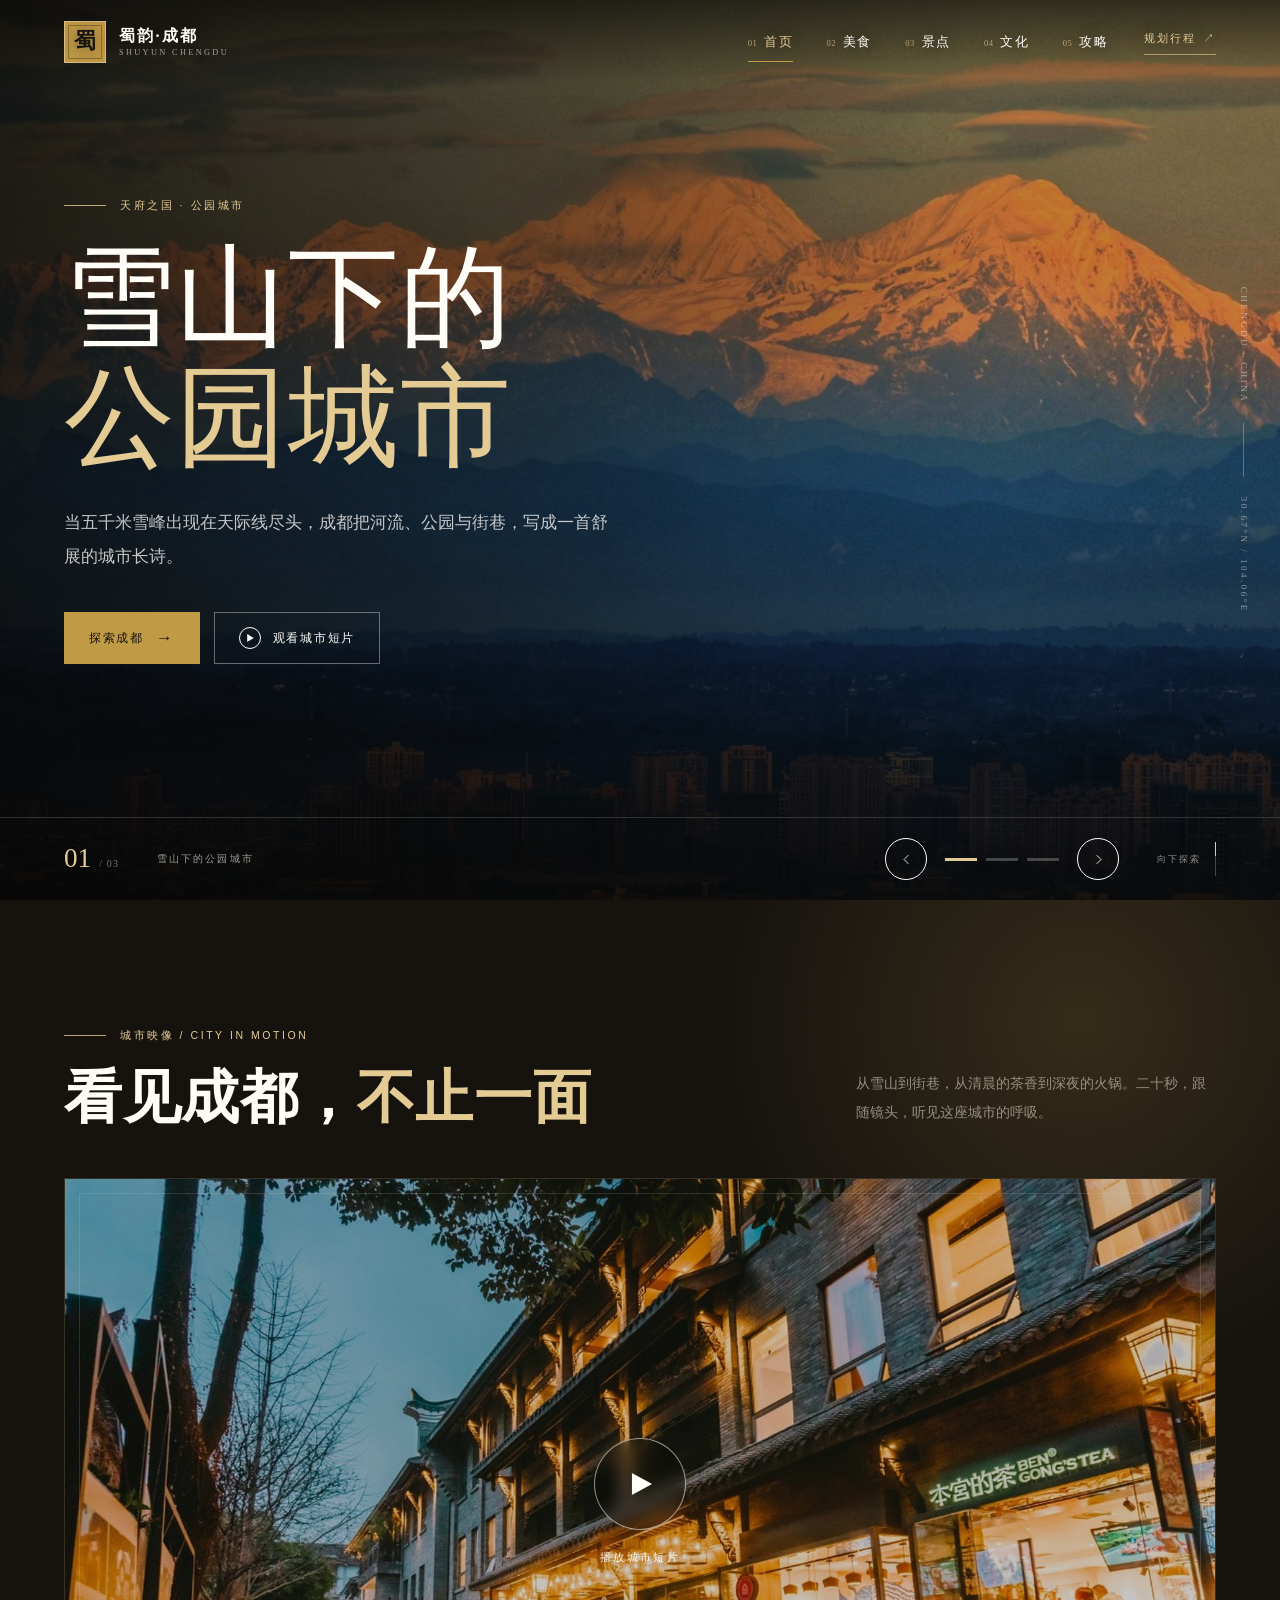
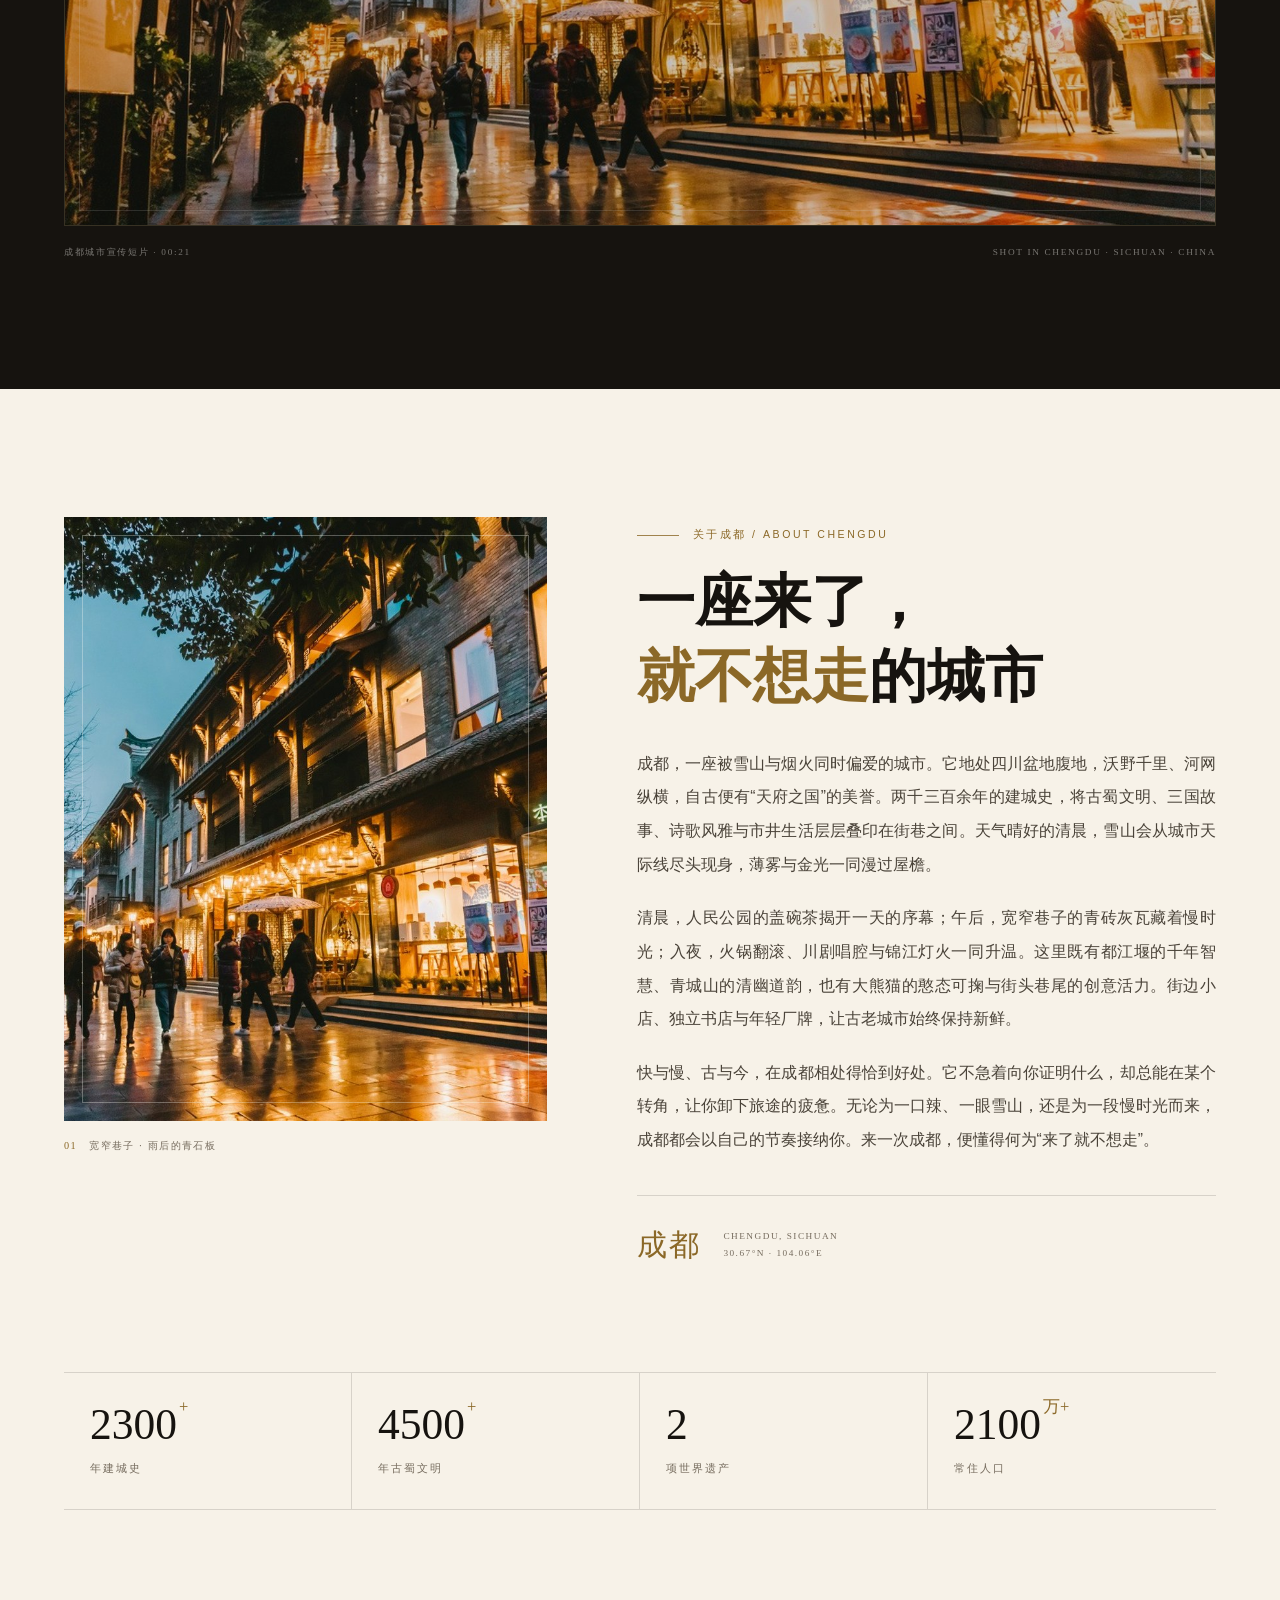
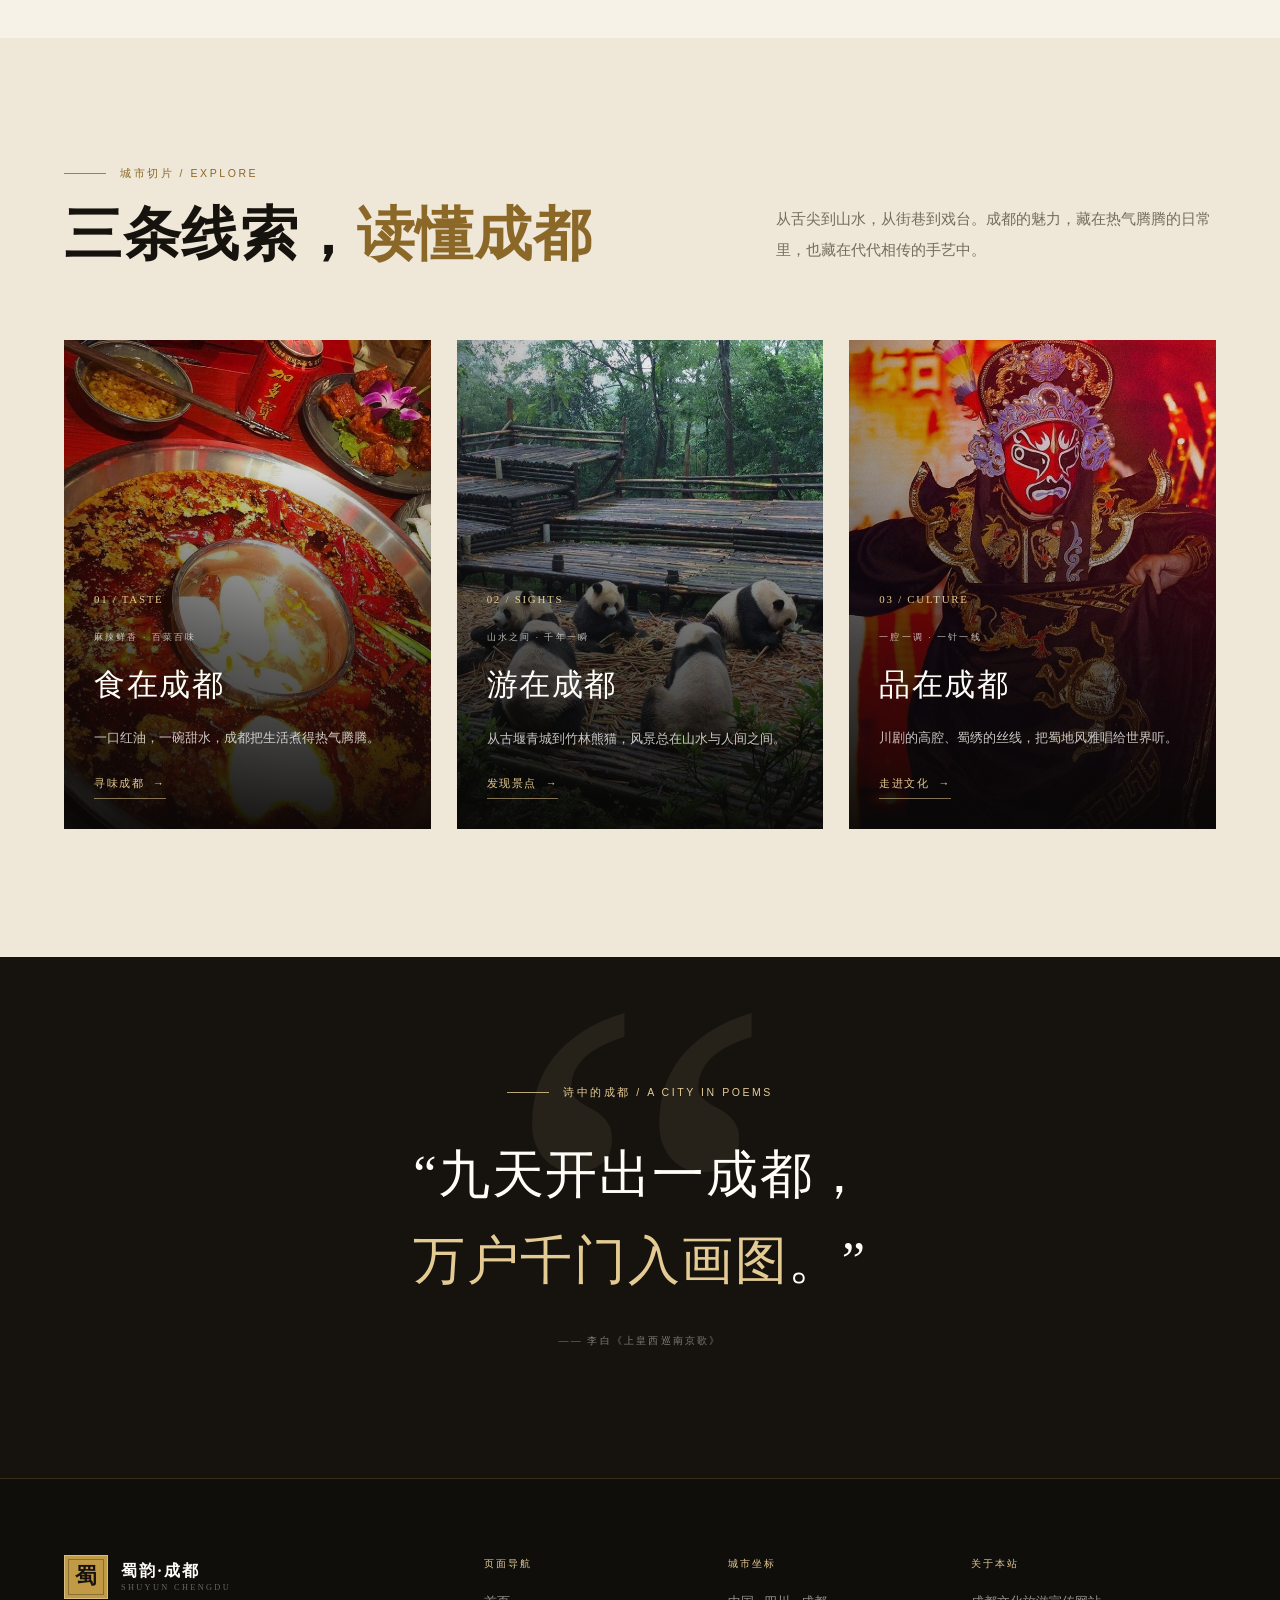
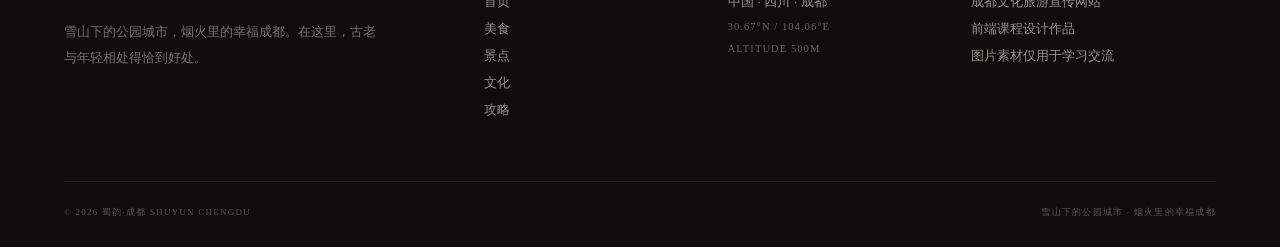
<file: index.html>
<!DOCTYPE html>
<html lang="zh-CN">
<head>
  <meta charset="UTF-8">
  <meta name="viewport" content="width=device-width, initial-scale=1.0">
  <meta name="theme-color" content="#16130f">
  <meta name="description" content="蜀韵·成都——雪山下的公园城市，烟火里的幸福成都。发现成都美食、景点、文化与旅行攻略。">
  <title>蜀韵·成都｜成都文化旅游宣传网站</title>

  <!-- 站点图标与首屏主图预加载 -->
  <link rel="icon" href="assets/images/favicon.svg" type="image/svg+xml">
  <link rel="preload" href="assets/images/banner-city.jpg" as="image">
  <link rel="stylesheet" href="css/style.css">

  <!-- 提前标记 JS 可用，避免滚动动效闪烁 -->
  <script>document.documentElement.classList.add("js");</script>
  <script src="js/main.js" defer></script>
</head>

<body class="page page--home">
  <a class="skip-link" href="#main">跳至主要内容</a>

  <!-- ==================== 页头：Logo + 主导航 ==================== -->
  <header class="site-header" data-header>
    <div class="container header__inner">
      <a class="brand" href="index.html" aria-label="蜀韵·成都 首页">
        <span class="brand__seal" aria-hidden="true">蜀</span>
        <span class="brand__text">
          <strong>蜀韵·成都</strong>
          <small>SHUYUN CHENGDU</small>
        </span>
      </a>

      <nav class="main-nav" aria-label="主导航">
        <a class="nav-link is-active" href="index.html" aria-current="page"><span>01</span>首页</a>
        <a class="nav-link" href="food.html"><span>02</span>美食</a>
        <a class="nav-link" href="sights.html"><span>03</span>景点</a>
        <a class="nav-link" href="culture.html"><span>04</span>文化</a>
        <a class="nav-link" href="travel.html"><span>05</span>攻略</a>
      </nav>

      <div class="header__actions">
        <a class="header__plan" href="travel.html">规划行程 <span aria-hidden="true">↗</span></a>
        <button class="nav-toggle" type="button" aria-label="打开菜单" aria-expanded="false" aria-controls="mobileMenu" data-nav-toggle>
          <span></span>
          <span></span>
        </button>
      </div>
    </div>
  </header>

  <!-- ==================== 移动端全屏导航 ==================== -->
  <div class="mobile-menu" id="mobileMenu" data-mobile-menu aria-hidden="true">
    <div class="mobile-menu__inner">
      <p class="mobile-menu__kicker">MENU · 蜀韵成都</p>
      <nav class="mobile-menu__nav" aria-label="移动端导航">
        <a class="mobile-menu__link is-active" href="index.html"><span>01</span><strong>首页</strong><em>Home</em></a>
        <a class="mobile-menu__link" href="food.html"><span>02</span><strong>美食</strong><em>Food</em></a>
        <a class="mobile-menu__link" href="sights.html"><span>03</span><strong>景点</strong><em>Sights</em></a>
        <a class="mobile-menu__link" href="culture.html"><span>04</span><strong>文化</strong><em>Culture</em></a>
        <a class="mobile-menu__link" href="travel.html"><span>05</span><strong>攻略</strong><em>Travel</em></a>
      </nav>
      <div class="mobile-menu__foot">
        <p>雪山下的公园城市<br>烟火里的幸福成都</p>
        <a class="text-link text-link--gold" href="travel.html">开始规划旅程 <span>→</span></a>
      </div>
    </div>
  </div>

  <main id="main">
    <!-- ==================== 首页：全屏轮播 Banner ==================== -->
    <section class="hero" data-carousel aria-label="成都城市风光轮播">
      <div class="hero__slides">

        <!-- 第一张：雪山与城市 -->
        <article class="hero-slide hero-slide--city is-active" data-slide data-caption="雪山下的公园城市" aria-hidden="false">
          <div class="hero-slide__bg" role="img" aria-label="雪山映照下的成都城市天际线"></div>
          <div class="hero-slide__veil"></div>
          <div class="container hero__content">
            <p class="eyebrow eyebrow--light"><span class="eyebrow__line"></span>天府之国 · 公园城市</p>
            <h1 class="hero__title">雪山下的<br><em>公园城市</em></h1>
            <p class="hero__desc">当五千米雪峰出现在天际线尽头，成都把河流、公园与街巷，写成一首舒展的城市长诗。</p>
            <div class="hero__actions">
              <a class="btn btn--gold" href="#about">探索成都 <span class="btn__arrow" aria-hidden="true">→</span></a>
              <a class="btn btn--ghost" href="#film"><span class="btn__play" aria-hidden="true"><svg viewBox="0 0 10 12" fill="currentColor"><path d="M0 0l10 6-10 6z"/></svg></span>观看城市短片</a>
            </div>
          </div>
        </article>

        <!-- 第二张：锦里灯火 -->
        <article class="hero-slide hero-slide--lantern" data-slide data-caption="人间烟火三千年" aria-hidden="true">
          <div class="hero-slide__bg" role="img" aria-label="锦里古街夜晚亮起的红灯笼"></div>
          <div class="hero-slide__veil"></div>
          <div class="container hero__content">
            <p class="eyebrow eyebrow--light"><span class="eyebrow__line"></span>市井成都 · 人间烟火</p>
            <h2 class="hero__title">人间烟火<br><em>三千年</em></h2>
            <p class="hero__desc">一盏盖碗茶，一锅红油，一条亮到深夜的老街。成都的热闹，从来不喧哗，却足够滚烫。</p>
            <div class="hero__actions">
              <a class="btn btn--gold" href="food.html">寻味成都 <span class="btn__arrow" aria-hidden="true">→</span></a>
              <a class="btn btn--ghost" href="culture.html"><span class="btn__play" aria-hidden="true"><svg viewBox="0 0 10 12" fill="currentColor"><path d="M0 0l10 6-10 6z"/></svg></span>走进蜀地文化</a>
            </div>
          </div>
        </article>

        <!-- 第三张：熊猫基地 -->
        <article class="hero-slide hero-slide--panda" data-slide data-caption="熊猫故乡 · 天府成都" aria-hidden="true">
          <div class="hero-slide__bg" role="img" aria-label="成都大熊猫繁育研究基地里吃竹子的熊猫"></div>
          <div class="hero-slide__veil"></div>
          <div class="container hero__content">
            <p class="eyebrow eyebrow--light"><span class="eyebrow__line"></span>熊猫故乡 · 创意之城</p>
            <h2 class="hero__title">熊猫故乡<br><em>天府成都</em></h2>
            <p class="hero__desc">从竹林里的滚圆身影，到街头的先锋创意，成都把可爱与松弛，写进了每一个日常。</p>
            <div class="hero__actions">
              <a class="btn btn--gold" href="sights.html">发现景点 <span class="btn__arrow" aria-hidden="true">→</span></a>
              <a class="btn btn--ghost" href="travel.html"><span class="btn__play" aria-hidden="true"><svg viewBox="0 0 10 12" fill="currentColor"><path d="M0 0l10 6-10 6z"/></svg></span>规划一次旅行</a>
            </div>
          </div>
        </article>
      </div>

      <!-- 右侧竖排坐标 -->
      <div class="hero__rail" aria-hidden="true">
        <span>CHENGDU · CHINA</span>
        <i></i>
        <span>30.67°N / 104.06°E</span>
      </div>

      <!-- 底部控制栏 -->
      <div class="hero__bottom">
        <div class="container hero__bottom-inner">
          <div class="hero__counter"><span data-current>01</span><em>/ 03</em></div>
          <p class="hero__caption" data-hero-caption>雪山下的公园城市</p>
          <div class="hero__controls">
            <button class="circle-btn" type="button" data-prev aria-label="上一张">
              <svg viewBox="0 0 24 24" fill="none" stroke="currentColor" stroke-width="1.4" aria-hidden="true"><path d="M15 5l-7 7 7 7"/></svg>
            </button>
            <div class="hero__dots" role="tablist" aria-label="选择轮播图片">
              <button class="hero__dot is-active" type="button" data-dot="0" role="tab" aria-selected="true" aria-label="第 1 张：雪山下的公园城市"><i></i></button>
              <button class="hero__dot" type="button" data-dot="1" role="tab" aria-selected="false" aria-label="第 2 张：人间烟火三千年" tabindex="-1"><i></i></button>
              <button class="hero__dot" type="button" data-dot="2" role="tab" aria-selected="false" aria-label="第 3 张：熊猫故乡天府成都" tabindex="-1"><i></i></button>
            </div>
            <button class="circle-btn" type="button" data-next aria-label="下一张">
              <svg viewBox="0 0 24 24" fill="none" stroke="currentColor" stroke-width="1.4" aria-hidden="true"><path d="M9 5l7 7-7 7"/></svg>
            </button>
          </div>
          <a class="hero__scroll" href="#about"><span>向下探索</span><i></i></a>
        </div>
      </div>
    </section>

    <!-- ==================== 城市映像：宣传视频 ==================== -->
    <section class="section section--ink film" id="film">
      <div class="film__glow" aria-hidden="true"></div>
      <div class="container">
        <div class="film__head">
          <div>
            <p class="eyebrow eyebrow--light"><span class="eyebrow__line"></span>城市映像 / CITY IN MOTION</p>
            <h2>看见成都，<em>不止一面</em></h2>
          </div>
          <p>从雪山到街巷，从清晨的茶香到深夜的火锅。二十秒，跟随镜头，听见这座城市的呼吸。</p>
        </div>

        <div class="video-shell reveal" data-video>
          <video id="promoVideo" poster="assets/images/video-poster.jpg" preload="metadata" playsinline loop muted>
            <source src="assets/video/chengdu-promo.mp4" type="video/mp4">
            您的浏览器暂不支持 HTML5 视频播放。
          </video>

          <button class="video-bigplay" type="button" data-video-bigplay aria-label="播放成都城市短片">
            <span class="video-bigplay__circle" aria-hidden="true">
              <svg viewBox="0 0 24 26" fill="currentColor"><path d="M1 1l22 12L1 25z"/></svg>
            </span>
            <span class="video-bigplay__label">播放城市短片</span>
          </button>

          <div class="video-ui">
            <button class="video-btn" type="button" data-video-play aria-label="播放视频">
              <svg class="icon-play" viewBox="0 0 24 24" fill="currentColor" aria-hidden="true"><path d="M8 5v14l11-7z"/></svg>
              <svg class="icon-pause" viewBox="0 0 24 24" fill="currentColor" aria-hidden="true"><path d="M7 5h4v14H7zM13 5h4v14h-4z"/></svg>
            </button>
            <input class="video-range" type="range" min="0" max="100" value="0" step="0.1" data-video-seek aria-label="视频进度">
            <span class="video-time"><span data-video-current>00:00</span> / <span data-video-duration>00:21</span></span>
            <button class="video-btn" type="button" data-video-fullscreen aria-label="全屏播放">
              <svg viewBox="0 0 24 24" fill="none" stroke="currentColor" stroke-width="1.6" aria-hidden="true"><path d="M4 9V4h5M20 9V4h-5M4 15v5h5M20 15v5h-5"/></svg>
            </button>
          </div>
        </div>

        <div class="film__foot">
          <span>成都城市宣传短片 · 00:21</span>
          <span>SHOT IN CHENGDU · SICHUAN · CHINA</span>
        </div>
      </div>
    </section>

    <!-- ==================== 关于成都：约 300 字介绍 ==================== -->
    <section class="section section--paper" id="about">
      <div class="container">
        <div class="about__grid">
          <figure class="about__figure reveal">
            <div class="about__image">
              <img src="assets/images/home-intro.jpg" alt="傍晚时分的成都宽窄巷子街景" loading="lazy" decoding="async">
            </div>
            <figcaption><span>01</span> 宽窄巷子 · 雨后的青石板</figcaption>
          </figure>

          <div class="about__body">
            <p class="eyebrow reveal"><span class="eyebrow__line"></span>关于成都 / ABOUT CHENGDU</p>
            <h2 class="reveal reveal--delay-1">一座来了，<br><em>就不想走</em>的城市</h2>

            <div class="about__text reveal reveal--delay-2">
              <p>成都，一座被雪山与烟火同时偏爱的城市。它地处四川盆地腹地，沃野千里、河网纵横，自古便有“天府之国”的美誉。两千三百余年的建城史，将古蜀文明、三国故事、诗歌风雅与市井生活层层叠印在街巷之间。天气晴好的清晨，雪山会从城市天际线尽头现身，薄雾与金光一同漫过屋檐。</p>
              <p>清晨，人民公园的盖碗茶揭开一天的序幕；午后，宽窄巷子的青砖灰瓦藏着慢时光；入夜，火锅翻滚、川剧唱腔与锦江灯火一同升温。这里既有都江堰的千年智慧、青城山的清幽道韵，也有大熊猫的憨态可掬与街头巷尾的创意活力。街边小店、独立书店与年轻厂牌，让古老城市始终保持新鲜。</p>
              <p>快与慢、古与今，在成都相处得恰到好处。它不急着向你证明什么，却总能在某个转角，让你卸下旅途的疲惫。无论为一口辣、一眼雪山，还是为一段慢时光而来，成都都会以自己的节奏接纳你。来一次成都，便懂得何为“来了就不想走”。</p>
            </div>

            <div class="about__signature reveal reveal--delay-3">
              <strong>成都</strong>
              <span>CHENGDU, SICHUAN<br>30.67°N · 104.06°E</span>
            </div>
          </div>
        </div>

        <!-- 城市数据 -->
        <div class="stats reveal">
          <div class="stat">
            <strong>2300<sup>+</sup></strong>
            <span>年建城史</span>
          </div>
          <div class="stat">
            <strong>4500<sup>+</sup></strong>
            <span>年古蜀文明</span>
          </div>
          <div class="stat">
            <strong>2</strong>
            <span>项世界遗产</span>
          </div>
          <div class="stat">
            <strong>2100<sup>万+</sup></strong>
            <span>常住人口</span>
          </div>
        </div>
      </div>
    </section>

    <!-- ==================== 城市切片：三条探索线索 ==================== -->
    <section class="section section--sand">
      <div class="container">
        <div class="section-head section-head--split reveal">
          <div>
            <p class="eyebrow"><span class="eyebrow__line"></span>城市切片 / EXPLORE</p>
            <h2>三条线索，<em>读懂成都</em></h2>
          </div>
          <p class="section-head__desc">从舌尖到山水，从街巷到戏台。成都的魅力，藏在热气腾腾的日常里，也藏在代代相传的手艺中。</p>
        </div>

        <div class="explore__grid">
          <a class="explore-card reveal" href="food.html">
            <img src="assets/images/food-hotpot.jpg" alt="成都红油火锅与新鲜食材" loading="lazy" decoding="async">
            <span class="explore-card__veil"></span>
            <div class="explore-card__content">
              <span class="explore-card__num">01 / TASTE</span>
              <span class="explore-card__en">麻辣鲜香 · 百菜百味</span>
              <h3>食在成都</h3>
              <span class="explore-card__desc">一口红油，一碗甜水，成都把生活煮得热气腾腾。</span>
              <span class="explore-card__link">寻味成都 <span aria-hidden="true">→</span></span>
            </div>
          </a>

          <a class="explore-card reveal reveal--delay-1" href="sights.html">
            <img src="assets/images/sights-panda.jpg" alt="成都大熊猫繁育研究基地的熊猫" loading="lazy" decoding="async">
            <span class="explore-card__veil"></span>
            <div class="explore-card__content">
              <span class="explore-card__num">02 / SIGHTS</span>
              <span class="explore-card__en">山水之间 · 千年一瞬</span>
              <h3>游在成都</h3>
              <span class="explore-card__desc">从古堰青城到竹林熊猫，风景总在山水与人间之间。</span>
              <span class="explore-card__link">发现景点 <span aria-hidden="true">→</span></span>
            </div>
          </a>

          <a class="explore-card reveal reveal--delay-2" href="culture.html">
            <img src="assets/images/culture-opera.jpg" alt="川剧变脸演员在舞台上亮相" loading="lazy" decoding="async">
            <span class="explore-card__veil"></span>
            <div class="explore-card__content">
              <span class="explore-card__num">03 / CULTURE</span>
              <span class="explore-card__en">一腔一调 · 一针一线</span>
              <h3>品在成都</h3>
              <span class="explore-card__desc">川剧的高腔、蜀绣的丝线，把蜀地风雅唱给世界听。</span>
              <span class="explore-card__link">走进文化 <span aria-hidden="true">→</span></span>
            </div>
          </a>
        </div>
      </div>
    </section>

    <!-- ==================== 诗句中的成都 ==================== -->
    <section class="section section--ink quote">
      <div class="container quote__inner reveal">
        <p class="eyebrow eyebrow--light"><span class="eyebrow__line"></span>诗中的成都 / A CITY IN POEMS</p>
        <blockquote>“九天开出一成都，<br><em>万户千门入画图</em>。”</blockquote>
        <cite>—— 李白《上皇西巡南京歌》</cite>
      </div>
    </section>
  </main>

  <!-- ==================== 页脚 ==================== -->
  <footer class="site-footer">
    <div class="container">
      <div class="footer__top">
        <div class="footer__brand">
          <a class="brand" href="index.html" aria-label="蜀韵·成都 首页">
            <span class="brand__seal" aria-hidden="true">蜀</span>
            <span class="brand__text">
              <strong>蜀韵·成都</strong>
              <small>SHUYUN CHENGDU</small>
            </span>
          </a>
          <p class="footer__desc">雪山下的公园城市，烟火里的幸福成都。在这里，古老与年轻相处得恰到好处。</p>
        </div>

        <div class="footer__col">
          <h4>页面导航</h4>
          <a href="index.html">首页</a>
          <a href="food.html">美食</a>
          <a href="sights.html">景点</a>
          <a href="culture.html">文化</a>
          <a href="travel.html">攻略</a>
        </div>

        <div class="footer__col">
          <h4>城市坐标</h4>
          <p>中国 · 四川 · 成都</p>
          <p class="is-mono">30.67°N / 104.06°E</p>
          <p class="is-mono">ALTITUDE 500M</p>
        </div>

        <div class="footer__col">
          <h4>关于本站</h4>
          <p>成都文化旅游宣传网站</p>
          <p>前端课程设计作品</p>
          <p>图片素材仅用于学习交流</p>
        </div>
      </div>

      <div class="footer__bottom">
        <p>© <span data-year>2026</span> 蜀韵·成都 SHUYUN CHENGDU</p>
        <p>雪山下的公园城市 · 烟火里的幸福成都</p>
      </div>
    </div>
  </footer>

  <!-- 返回顶部 -->
  <button class="to-top" type="button" data-to-top aria-label="返回顶部">
    <svg viewBox="0 0 24 24" fill="none" stroke="currentColor" stroke-width="1.6" aria-hidden="true"><path d="M12 19V5M6 11l6-6 6 6"/></svg>
  </button>
</body>
</html>
</file>
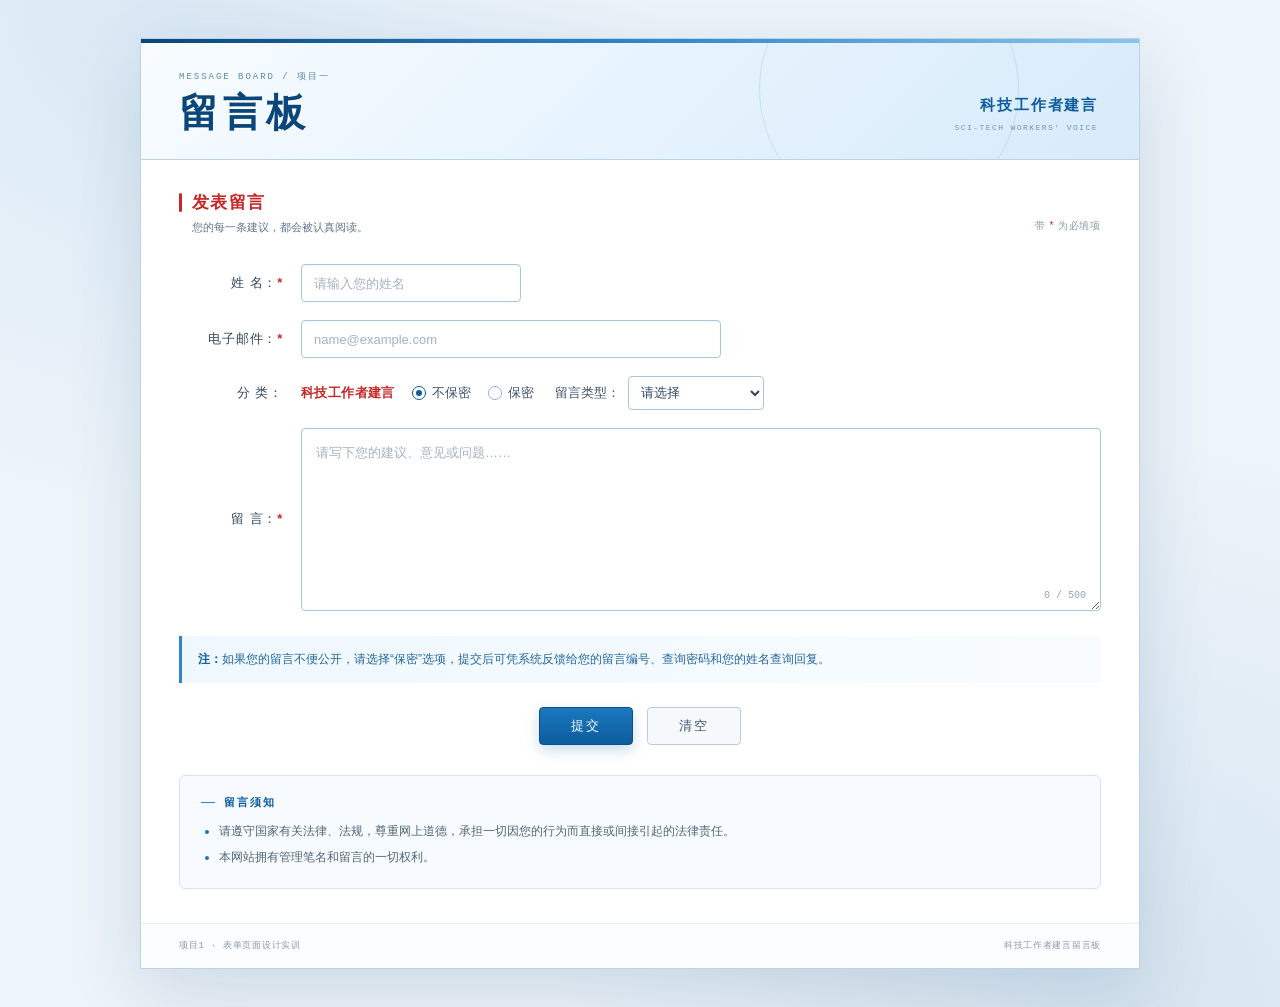
<file: html/index.html>
<!DOCTYPE html>
<html lang="zh-CN">
<head>
  <meta charset="UTF-8">
  <meta name="viewport" content="width=device-width, initial-scale=1.0">
  <meta name="theme-color" content="#0d5c9e">
  <meta name="description" content="科技工作者建言留言板——项目1 表单页面设计，采用 DIV 与表格混合布局。">
  <title>留言板 · 科技工作者建言</title>
  <link rel="stylesheet" href="style.css">
  <script src="script.js" defer></script>
</head>

<body>
  <div class="page-shell">
    <!-- ==================== 页面头部：标题 + 栏目名 ==================== -->
    <header class="board-header">
      <div class="board-header__brand">
        <span class="board-header__eyebrow">MESSAGE BOARD / 项目一</span>
        <h1>留言板</h1>
      </div>
      <div class="board-header__title">
        <strong>科技工作者建言</strong>
        <span>SCI-TECH WORKERS' VOICE</span>
      </div>
    </header>

    <main class="board-main">
      <!-- ==================== 表单标题 ==================== -->
      <div class="form-head">
        <div>
          <h2><span class="form-head__mark"></span>发表留言</h2>
          <p>您的每一条建议，都会被认真阅读。</p>
        </div>
        <span class="form-head__note">带 <em>*</em> 为必填项</span>
      </div>

      <!-- ==================== 留言表单：DIV 外层 + 表格布局 ==================== -->
      <form class="message-form" id="messageForm" action="#" method="post">
        <table class="form-table">
          <colgroup>
            <col class="col-label">
            <col>
          </colgroup>
          <tbody>
            <tr>
              <th scope="row"><label for="name">姓 名：<span class="required" aria-hidden="true">*</span></label></th>
              <td>
                <input class="input input--short" id="name" name="name" type="text" maxlength="20"
                       autocomplete="name" placeholder="请输入您的姓名" required>
              </td>
            </tr>

            <tr>
              <th scope="row"><label for="email">电子邮件：<span class="required" aria-hidden="true">*</span></label></th>
              <td>
                <input class="input input--long" id="email" name="email" type="email"
                       autocomplete="email" placeholder="name@example.com" required>
              </td>
            </tr>

            <tr>
              <th scope="row">分 类：</th>
              <td>
                <div class="category-row">
                  <strong class="category-tag">科技工作者建言</strong>

                  <label class="radio">
                    <input type="radio" name="privacy" value="public" checked>
                    <span>不保密</span>
                  </label>
                  <label class="radio">
                    <input type="radio" name="privacy" value="private">
                    <span>保密</span>
                  </label>

                  <div class="type-group">
                    <label for="messageType">留言类型：</label>
                    <select id="messageType" name="messageType" required>
                      <option value="">请选择</option>
                      <option value="suggestion">建言献策</option>
                      <option value="question">问题咨询</option>
                      <option value="cooperation">合作交流</option>
                      <option value="other">其他</option>
                    </select>
                  </div>
                </div>
              </td>
            </tr>

            <tr>
              <th scope="row"><label for="message">留 言：<span class="required" aria-hidden="true">*</span></label></th>
              <td>
                <div class="textarea-wrap">
                  <textarea id="message" name="message" rows="6" maxlength="500"
                            placeholder="请写下您的建议、意见或问题……" required></textarea>
                  <span class="char-count"><span id="charCount">0</span> / 500</span>
                </div>
              </td>
            </tr>
          </tbody>
        </table>

        <!-- 保密提示：原文照录 -->
        <p class="privacy-note" id="privacyHelp"><strong>注：</strong>如果您的留言不便公开，请选择“保密”选项，提交后可凭系统反馈给您的留言编号、查询密码和您的姓名查询回复。</p>

        <!-- 操作按钮 -->
        <div class="form-actions">
          <button class="btn btn--primary" type="submit">提交</button>
          <button class="btn btn--ghost" type="reset">清空</button>
        </div>
      </form>

      <!-- 提交成功后的演示反馈 -->
      <section class="result" id="result" aria-live="polite" hidden>
        <div class="result__icon" aria-hidden="true">✓</div>
        <div class="result__body">
          <h3>留言已提交</h3>
          <p>感谢您的建言。请妥善保存以下信息，以便后续查询回复。</p>
          <dl class="result__meta">
            <div>
              <dt>留言编号</dt>
              <dd id="resultNo">—</dd>
            </div>
            <div>
              <dt>查询密码</dt>
              <dd id="resultPassword">—</dd>
            </div>
          </dl>
          <p class="result__hint">本页面为表单设计实训演示，提交结果仅在当前页面显示，不会发送到服务器。</p>
          <button class="btn btn--ghost btn--small" id="newMessage" type="button">继续留言</button>
        </div>
      </section>

      <!-- ==================== 留言须知：原文照录 ==================== -->
      <section class="board-rules" aria-labelledby="rulesTitle">
        <h3 id="rulesTitle">留言须知</h3>
        <ul>
          <li>请遵守国家有关法律、法规，尊重网上道德，承担一切因您的行为而直接或间接引起的法律责任。</li>
          <li>本网站拥有管理笔名和留言的一切权利。</li>
        </ul>
      </section>
    </main>

    <footer class="board-footer">
      <span>项目1 · 表单页面设计实训</span>
      <span>科技工作者建言留言板</span>
    </footer>
  </div>

  <!-- 轻提示 -->
  <div class="toast" id="toast" role="status" aria-live="polite"></div>
</body>
</html>
</file>
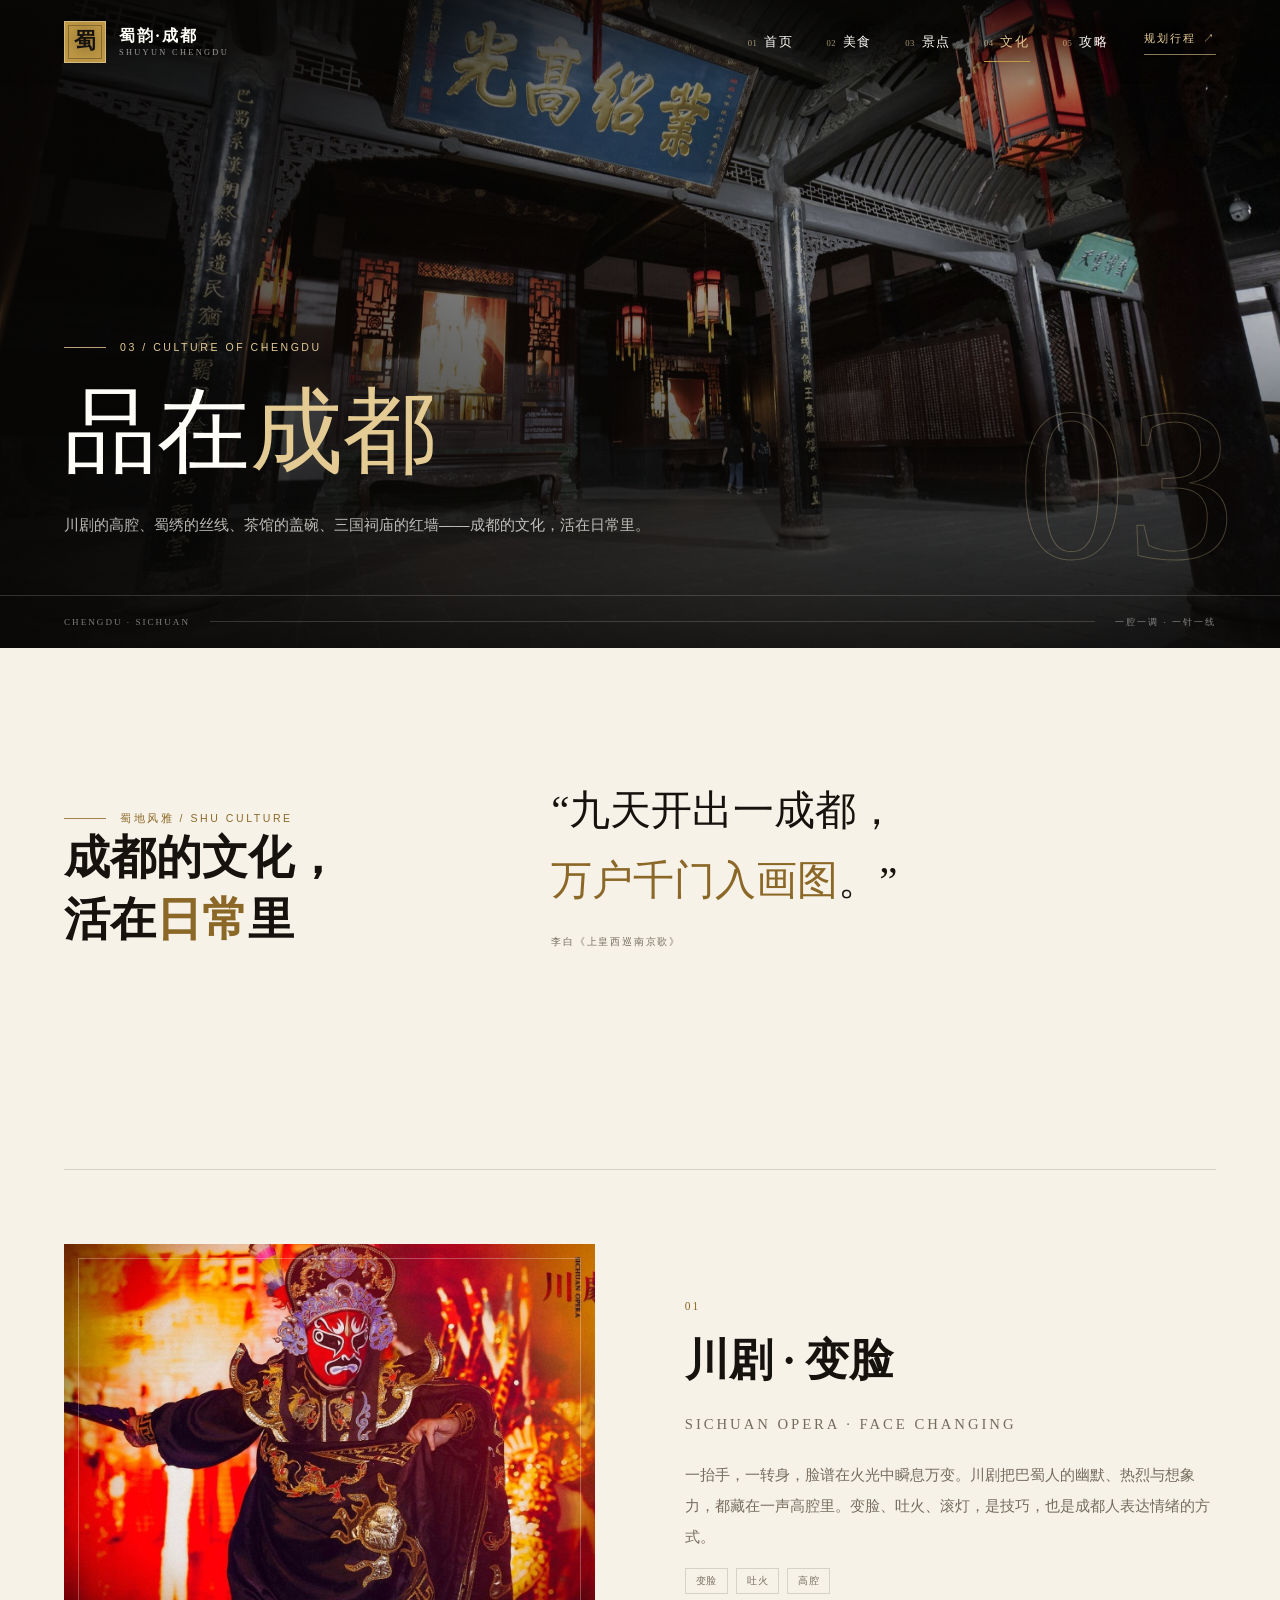
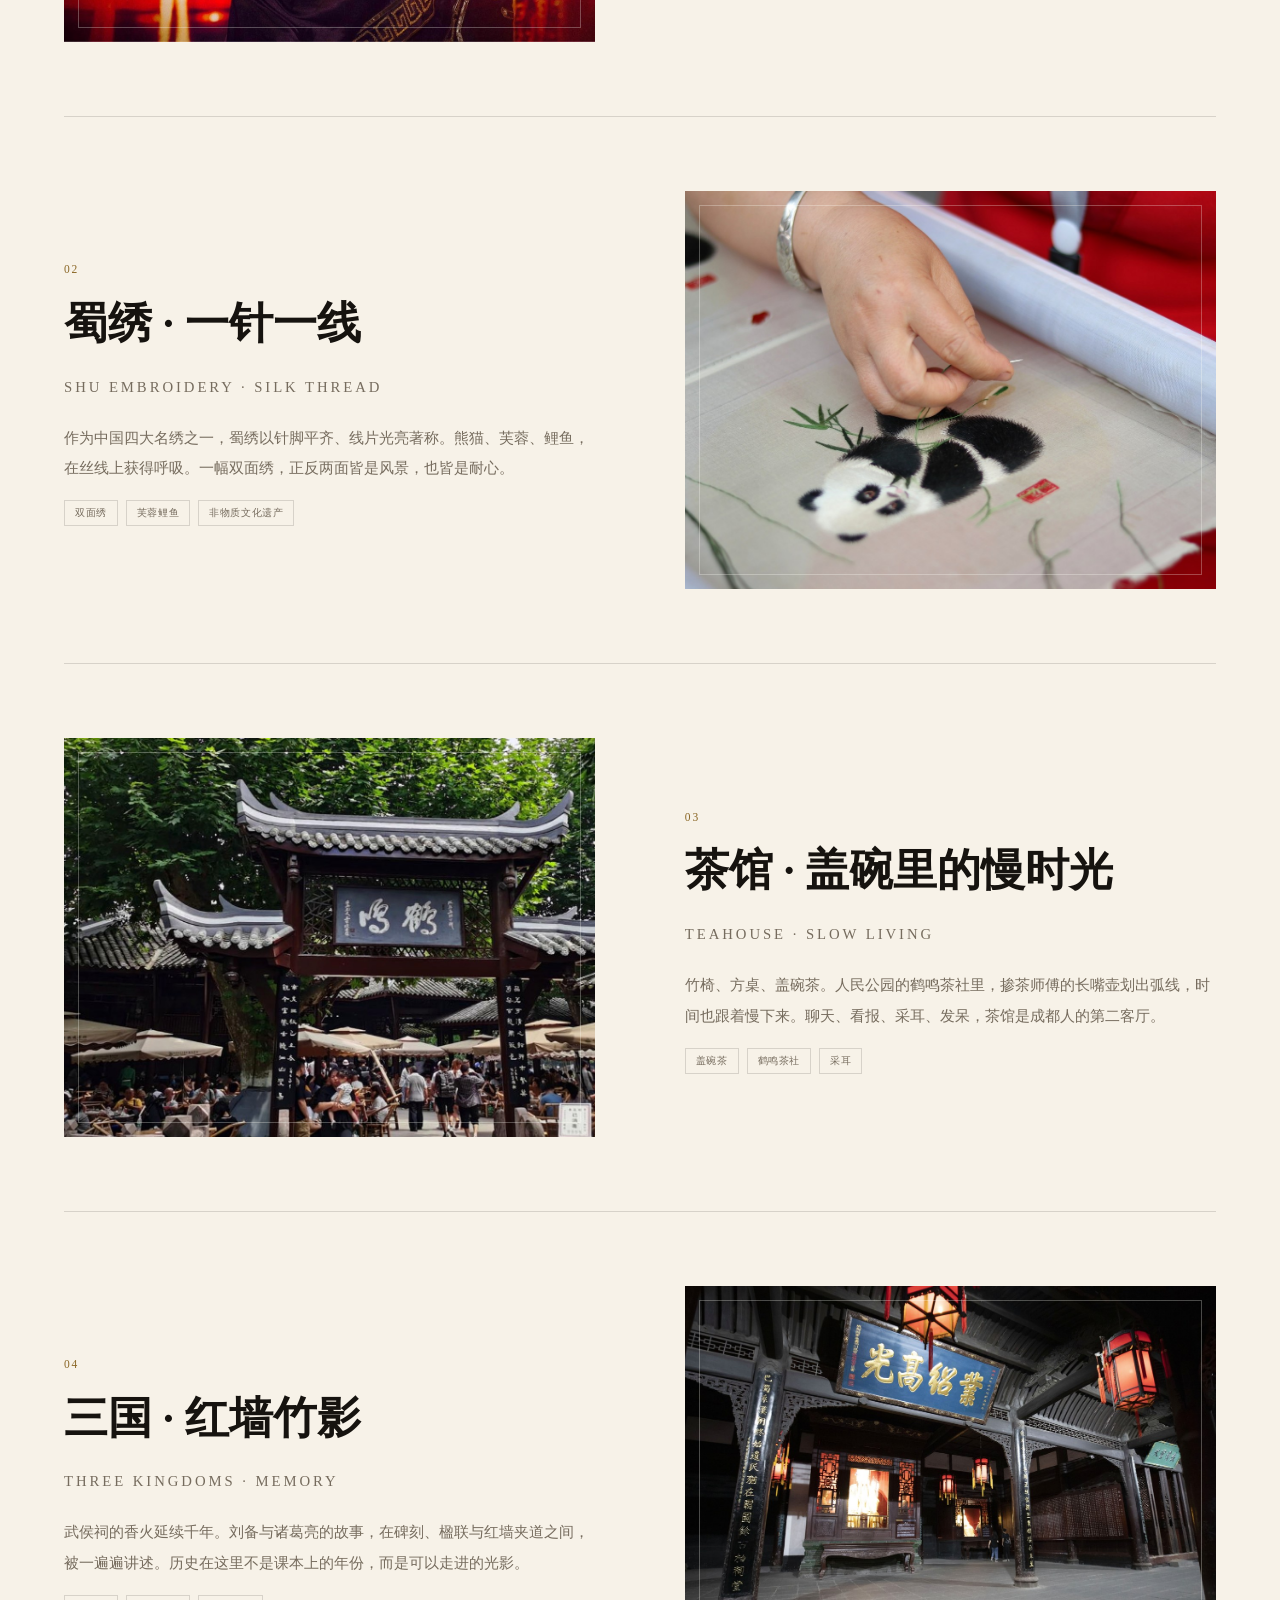
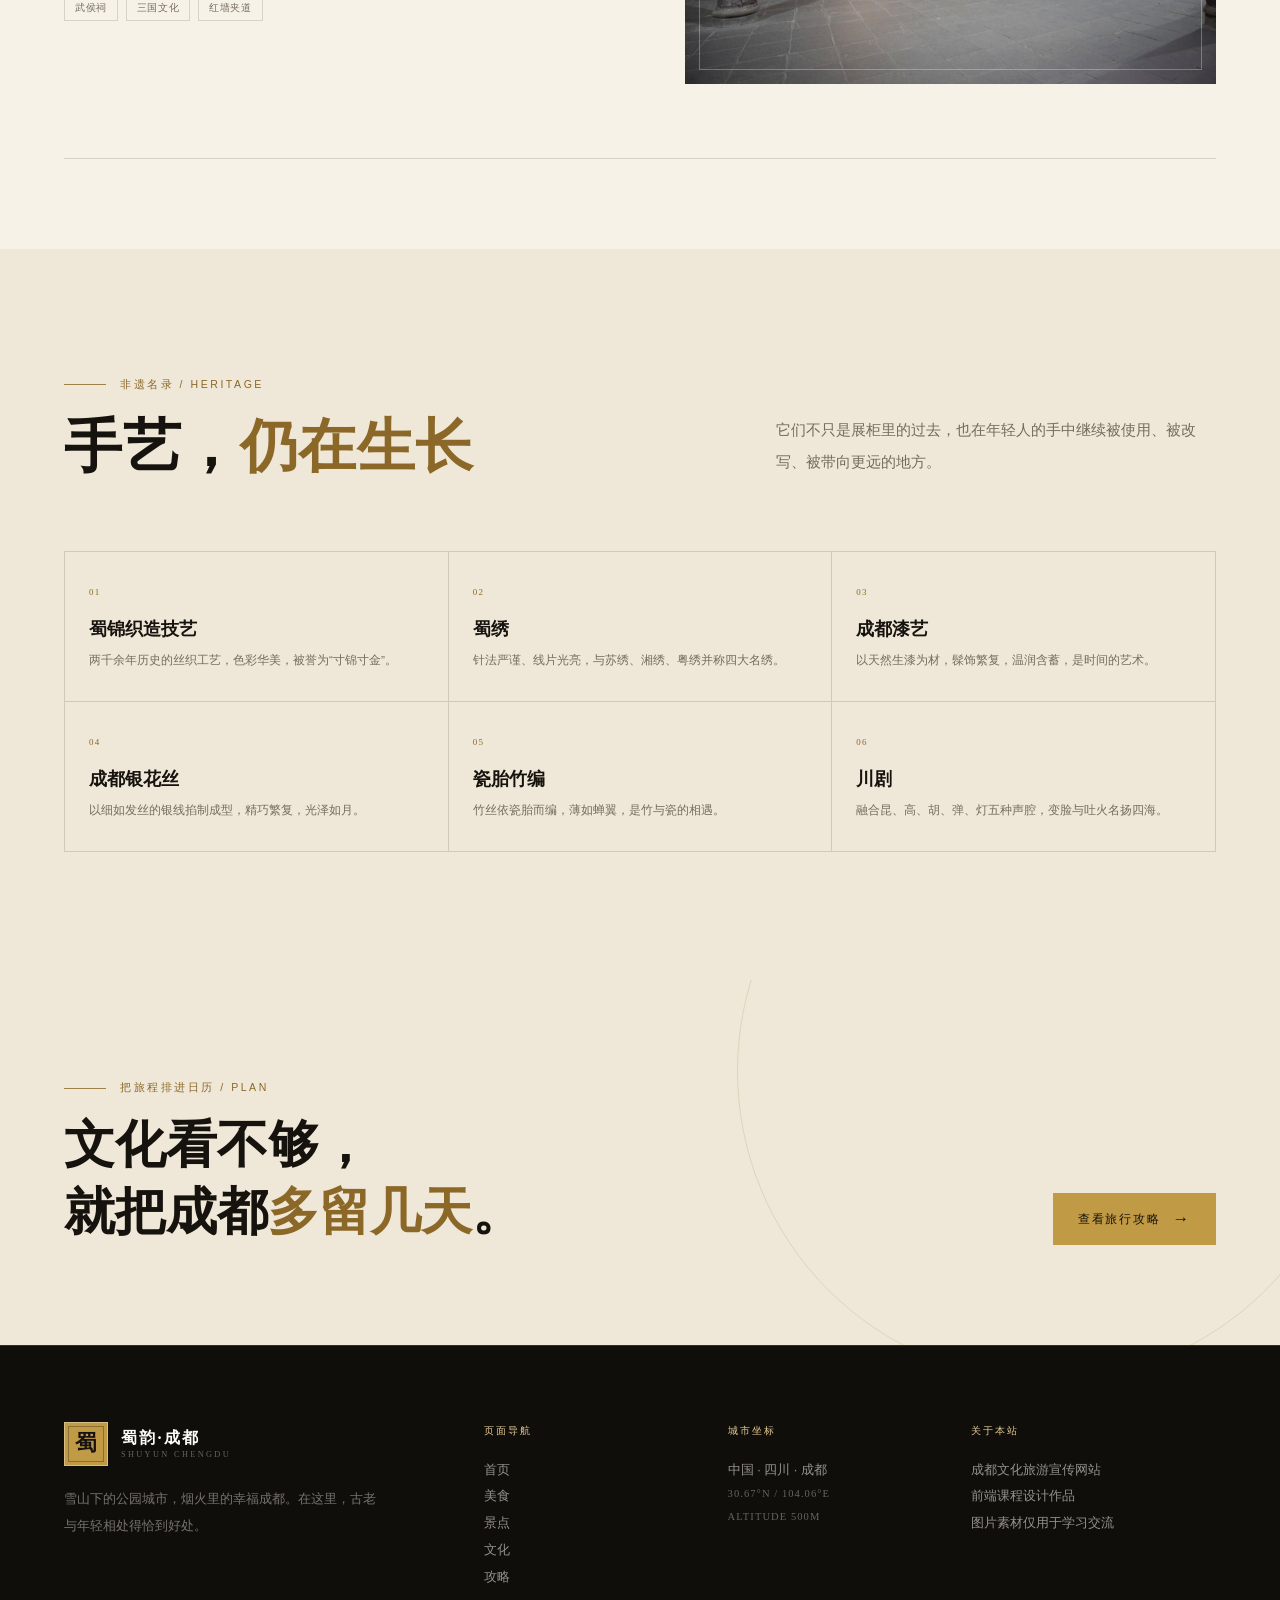
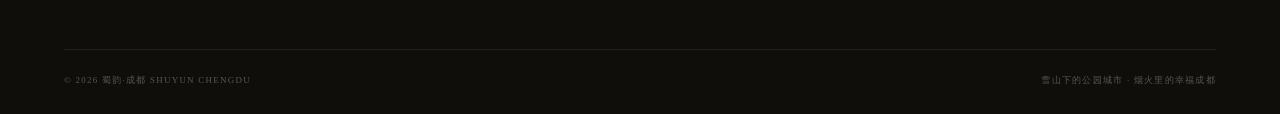
<file: culture.html>
<!DOCTYPE html>
<html lang="zh-CN">
<head>
  <meta charset="UTF-8">
  <meta name="viewport" content="width=device-width, initial-scale=1.0">
  <meta name="theme-color" content="#16130f">
  <meta name="description" content="品在成都：川剧变脸、蜀绣、茶馆文化与三国文化，在成都的日常里，遇见活着的蜀地文明。">
  <title>品在成都｜蜀韵·成都</title>

  <link rel="icon" href="assets/images/favicon.svg" type="image/svg+xml">
  <link rel="preload" href="assets/images/culture-hero.jpg" as="image">
  <link rel="stylesheet" href="css/style.css">
  <script>document.documentElement.classList.add("js");</script>
  <script src="js/main.js" defer></script>
</head>

<body class="page page--culture">
  <a class="skip-link" href="#main">跳至主要内容</a>

  <!-- ==================== 页头：与首页保持一致 ==================== -->
  <header class="site-header" data-header>
    <div class="container header__inner">
      <a class="brand" href="index.html" aria-label="蜀韵·成都 首页">
        <span class="brand__seal" aria-hidden="true">蜀</span>
        <span class="brand__text">
          <strong>蜀韵·成都</strong>
          <small>SHUYUN CHENGDU</small>
        </span>
      </a>

      <nav class="main-nav" aria-label="主导航">
        <a class="nav-link" href="index.html"><span>01</span>首页</a>
        <a class="nav-link" href="food.html"><span>02</span>美食</a>
        <a class="nav-link" href="sights.html"><span>03</span>景点</a>
        <a class="nav-link is-active" href="culture.html" aria-current="page"><span>04</span>文化</a>
        <a class="nav-link" href="travel.html"><span>05</span>攻略</a>
      </nav>

      <div class="header__actions">
        <a class="header__plan" href="travel.html">规划行程 <span aria-hidden="true">↗</span></a>
        <button class="nav-toggle" type="button" aria-label="打开菜单" aria-expanded="false" aria-controls="mobileMenu" data-nav-toggle>
          <span></span>
          <span></span>
        </button>
      </div>
    </div>
  </header>

  <div class="mobile-menu" id="mobileMenu" data-mobile-menu aria-hidden="true">
    <div class="mobile-menu__inner">
      <p class="mobile-menu__kicker">MENU · 蜀韵成都</p>
      <nav class="mobile-menu__nav" aria-label="移动端导航">
        <a class="mobile-menu__link" href="index.html"><span>01</span><strong>首页</strong><em>Home</em></a>
        <a class="mobile-menu__link" href="food.html"><span>02</span><strong>美食</strong><em>Food</em></a>
        <a class="mobile-menu__link" href="sights.html"><span>03</span><strong>景点</strong><em>Sights</em></a>
        <a class="mobile-menu__link is-active" href="culture.html"><span>04</span><strong>文化</strong><em>Culture</em></a>
        <a class="mobile-menu__link" href="travel.html"><span>05</span><strong>攻略</strong><em>Travel</em></a>
      </nav>
      <div class="mobile-menu__foot">
        <p>雪山下的公园城市<br>烟火里的幸福成都</p>
        <a class="text-link text-link--gold" href="travel.html">开始规划旅程 <span>→</span></a>
      </div>
    </div>
  </div>

  <main id="main">
    <!-- ==================== 文化页页头 ==================== -->
    <section class="page-hero page-hero--culture">
      <div class="page-hero__media" role="img" aria-label="成都武侯祠内的古建筑与红灯笼"></div>
      <div class="page-hero__veil"></div>
      <div class="container page-hero__inner">
        <p class="eyebrow eyebrow--light"><span class="eyebrow__line"></span>03 / CULTURE OF CHENGDU</p>
        <h1>品在<em>成都</em></h1>
        <p class="page-hero__lead">川剧的高腔、蜀绣的丝线、茶馆的盖碗、三国祠庙的红墙——成都的文化，活在日常里。</p>
      </div>
      <div class="page-hero__meta">
        <div class="container">
          <span>CHENGDU · SICHUAN</span>
          <span class="page-hero__meta-line"></span>
          <span>一腔一调 · 一针一线</span>
        </div>
      </div>
      <div class="page-hero__num" aria-hidden="true">03</div>
    </section>

    <!-- ==================== 文化序章 ==================== -->
    <section class="section section--paper">
      <div class="container">
        <div class="culture-intro reveal">
          <div>
            <p class="eyebrow"><span class="eyebrow__line"></span>蜀地风雅 / SHU CULTURE</p>
            <h2 class="culture-intro__title">成都的文化，<br>活在<em>日常</em>里</h2>
          </div>
          <div>
            <blockquote class="culture-intro__quote">“九天开出一成都，<br><em>万户千门入画图</em>。”</blockquote>
            <p class="culture-intro__cite">李白《上皇西巡南京歌》</p>
          </div>
        </div>
      </div>
    </section>

    <!-- ==================== 四种文化切面 ==================== -->
    <section class="section section--tight section--paper">
      <div class="container">
        <div class="culture-list">
          <!-- 川剧 -->
          <article class="culture-row reveal">
            <div class="culture-row__media">
              <img src="assets/images/culture-opera.jpg" alt="川剧变脸演员在红色舞台上表演" loading="lazy" decoding="async">
            </div>
            <div class="culture-row__body">
              <span class="culture-row__num">01</span>
              <h3>川剧 · 变脸</h3>
              <p class="culture-row__en">SICHUAN OPERA · FACE CHANGING</p>
              <p>一抬手，一转身，脸谱在火光中瞬息万变。川剧把巴蜀人的幽默、热烈与想象力，都藏在一声高腔里。变脸、吐火、滚灯，是技巧，也是成都人表达情绪的方式。</p>
              <div class="tag-row">
                <span class="tag">变脸</span>
                <span class="tag">吐火</span>
                <span class="tag">高腔</span>
              </div>
            </div>
          </article>

          <!-- 蜀绣 -->
          <article class="culture-row reveal">
            <div class="culture-row__media">
              <img src="assets/images/culture-embroidery.jpg" alt="蜀绣艺人正在绣制熊猫图案" loading="lazy" decoding="async">
            </div>
            <div class="culture-row__body">
              <span class="culture-row__num">02</span>
              <h3>蜀绣 · 一针一线</h3>
              <p class="culture-row__en">SHU EMBROIDERY · SILK THREAD</p>
              <p>作为中国四大名绣之一，蜀绣以针脚平齐、线片光亮著称。熊猫、芙蓉、鲤鱼，在丝线上获得呼吸。一幅双面绣，正反两面皆是风景，也皆是耐心。</p>
              <div class="tag-row">
                <span class="tag">双面绣</span>
                <span class="tag">芙蓉鲤鱼</span>
                <span class="tag">非物质文化遗产</span>
              </div>
            </div>
          </article>

          <!-- 茶馆 -->
          <article class="culture-row reveal">
            <div class="culture-row__media">
              <img src="assets/images/culture-teahouse.jpg" alt="成都人民公园鹤鸣茶社的茶馆场景" loading="lazy" decoding="async">
            </div>
            <div class="culture-row__body">
              <span class="culture-row__num">03</span>
              <h3>茶馆 · 盖碗里的慢时光</h3>
              <p class="culture-row__en">TEAHOUSE · SLOW LIVING</p>
              <p>竹椅、方桌、盖碗茶。人民公园的鹤鸣茶社里，掺茶师傅的长嘴壶划出弧线，时间也跟着慢下来。聊天、看报、采耳、发呆，茶馆是成都人的第二客厅。</p>
              <div class="tag-row">
                <span class="tag">盖碗茶</span>
                <span class="tag">鹤鸣茶社</span>
                <span class="tag">采耳</span>
              </div>
            </div>
          </article>

          <!-- 三国文化 -->
          <article class="culture-row reveal">
            <div class="culture-row__media">
              <img src="assets/images/culture-wuhou.jpg" alt="成都武侯祠内悬挂“业绍高光”匾额的殿宇" loading="lazy" decoding="async">
            </div>
            <div class="culture-row__body">
              <span class="culture-row__num">04</span>
              <h3>三国 · 红墙竹影</h3>
              <p class="culture-row__en">THREE KINGDOMS · MEMORY</p>
              <p>武侯祠的香火延续千年。刘备与诸葛亮的故事，在碑刻、楹联与红墙夹道之间，被一遍遍讲述。历史在这里不是课本上的年份，而是可以走进的光影。</p>
              <div class="tag-row">
                <span class="tag">武侯祠</span>
                <span class="tag">三国文化</span>
                <span class="tag">红墙夹道</span>
              </div>
            </div>
          </article>
        </div>
      </div>
    </section>

    <!-- ==================== 非遗名录 ==================== -->
    <section class="section section--sand">
      <div class="container">
        <div class="section-head section-head--split reveal">
          <div>
            <p class="eyebrow"><span class="eyebrow__line"></span>非遗名录 / HERITAGE</p>
            <h2>手艺，<em>仍在生长</em></h2>
          </div>
          <p class="section-head__desc">它们不只是展柜里的过去，也在年轻人的手中继续被使用、被改写、被带向更远的地方。</p>
        </div>

        <div class="heritage-grid reveal">
          <div class="heritage">
            <span>01</span>
            <h3>蜀锦织造技艺</h3>
            <p>两千余年历史的丝织工艺，色彩华美，被誉为“寸锦寸金”。</p>
          </div>
          <div class="heritage">
            <span>02</span>
            <h3>蜀绣</h3>
            <p>针法严谨、线片光亮，与苏绣、湘绣、粤绣并称四大名绣。</p>
          </div>
          <div class="heritage">
            <span>03</span>
            <h3>成都漆艺</h3>
            <p>以天然生漆为材，髹饰繁复，温润含蓄，是时间的艺术。</p>
          </div>
          <div class="heritage">
            <span>04</span>
            <h3>成都银花丝</h3>
            <p>以细如发丝的银线掐制成型，精巧繁复，光泽如月。</p>
          </div>
          <div class="heritage">
            <span>05</span>
            <h3>瓷胎竹编</h3>
            <p>竹丝依瓷胎而编，薄如蝉翼，是竹与瓷的相遇。</p>
          </div>
          <div class="heritage">
            <span>06</span>
            <h3>川剧</h3>
            <p>融合昆、高、胡、弹、灯五种声腔，变脸与吐火名扬四海。</p>
          </div>
        </div>
      </div>
    </section>

    <!-- ==================== 页面收尾引导 ==================== -->
    <section class="cta-band">
      <div class="container cta-band__inner reveal">
        <div>
          <p class="eyebrow"><span class="eyebrow__line"></span>把旅程排进日历 / PLAN</p>
          <h2>文化看不够，<br>就把成都<em>多留几天</em>。</h2>
        </div>
        <a class="btn btn--gold" href="travel.html">查看旅行攻略 <span class="btn__arrow" aria-hidden="true">→</span></a>
      </div>
    </section>
  </main>

  <!-- ==================== 页脚：与首页保持一致 ==================== -->
  <footer class="site-footer">
    <div class="container">
      <div class="footer__top">
        <div class="footer__brand">
          <a class="brand" href="index.html" aria-label="蜀韵·成都 首页">
            <span class="brand__seal" aria-hidden="true">蜀</span>
            <span class="brand__text">
              <strong>蜀韵·成都</strong>
              <small>SHUYUN CHENGDU</small>
            </span>
          </a>
          <p class="footer__desc">雪山下的公园城市，烟火里的幸福成都。在这里，古老与年轻相处得恰到好处。</p>
        </div>

        <div class="footer__col">
          <h4>页面导航</h4>
          <a href="index.html">首页</a>
          <a href="food.html">美食</a>
          <a href="sights.html">景点</a>
          <a href="culture.html">文化</a>
          <a href="travel.html">攻略</a>
        </div>

        <div class="footer__col">
          <h4>城市坐标</h4>
          <p>中国 · 四川 · 成都</p>
          <p class="is-mono">30.67°N / 104.06°E</p>
          <p class="is-mono">ALTITUDE 500M</p>
        </div>

        <div class="footer__col">
          <h4>关于本站</h4>
          <p>成都文化旅游宣传网站</p>
          <p>前端课程设计作品</p>
          <p>图片素材仅用于学习交流</p>
        </div>
      </div>

      <div class="footer__bottom">
        <p>© <span data-year>2026</span> 蜀韵·成都 SHUYUN CHENGDU</p>
        <p>雪山下的公园城市 · 烟火里的幸福成都</p>
      </div>
    </div>
  </footer>

  <button class="to-top" type="button" data-to-top aria-label="返回顶部">
    <svg viewBox="0 0 24 24" fill="none" stroke="currentColor" stroke-width="1.6" aria-hidden="true"><path d="M12 19V5M6 11l6-6 6 6"/></svg>
  </button>
</body>
</html>
</file>
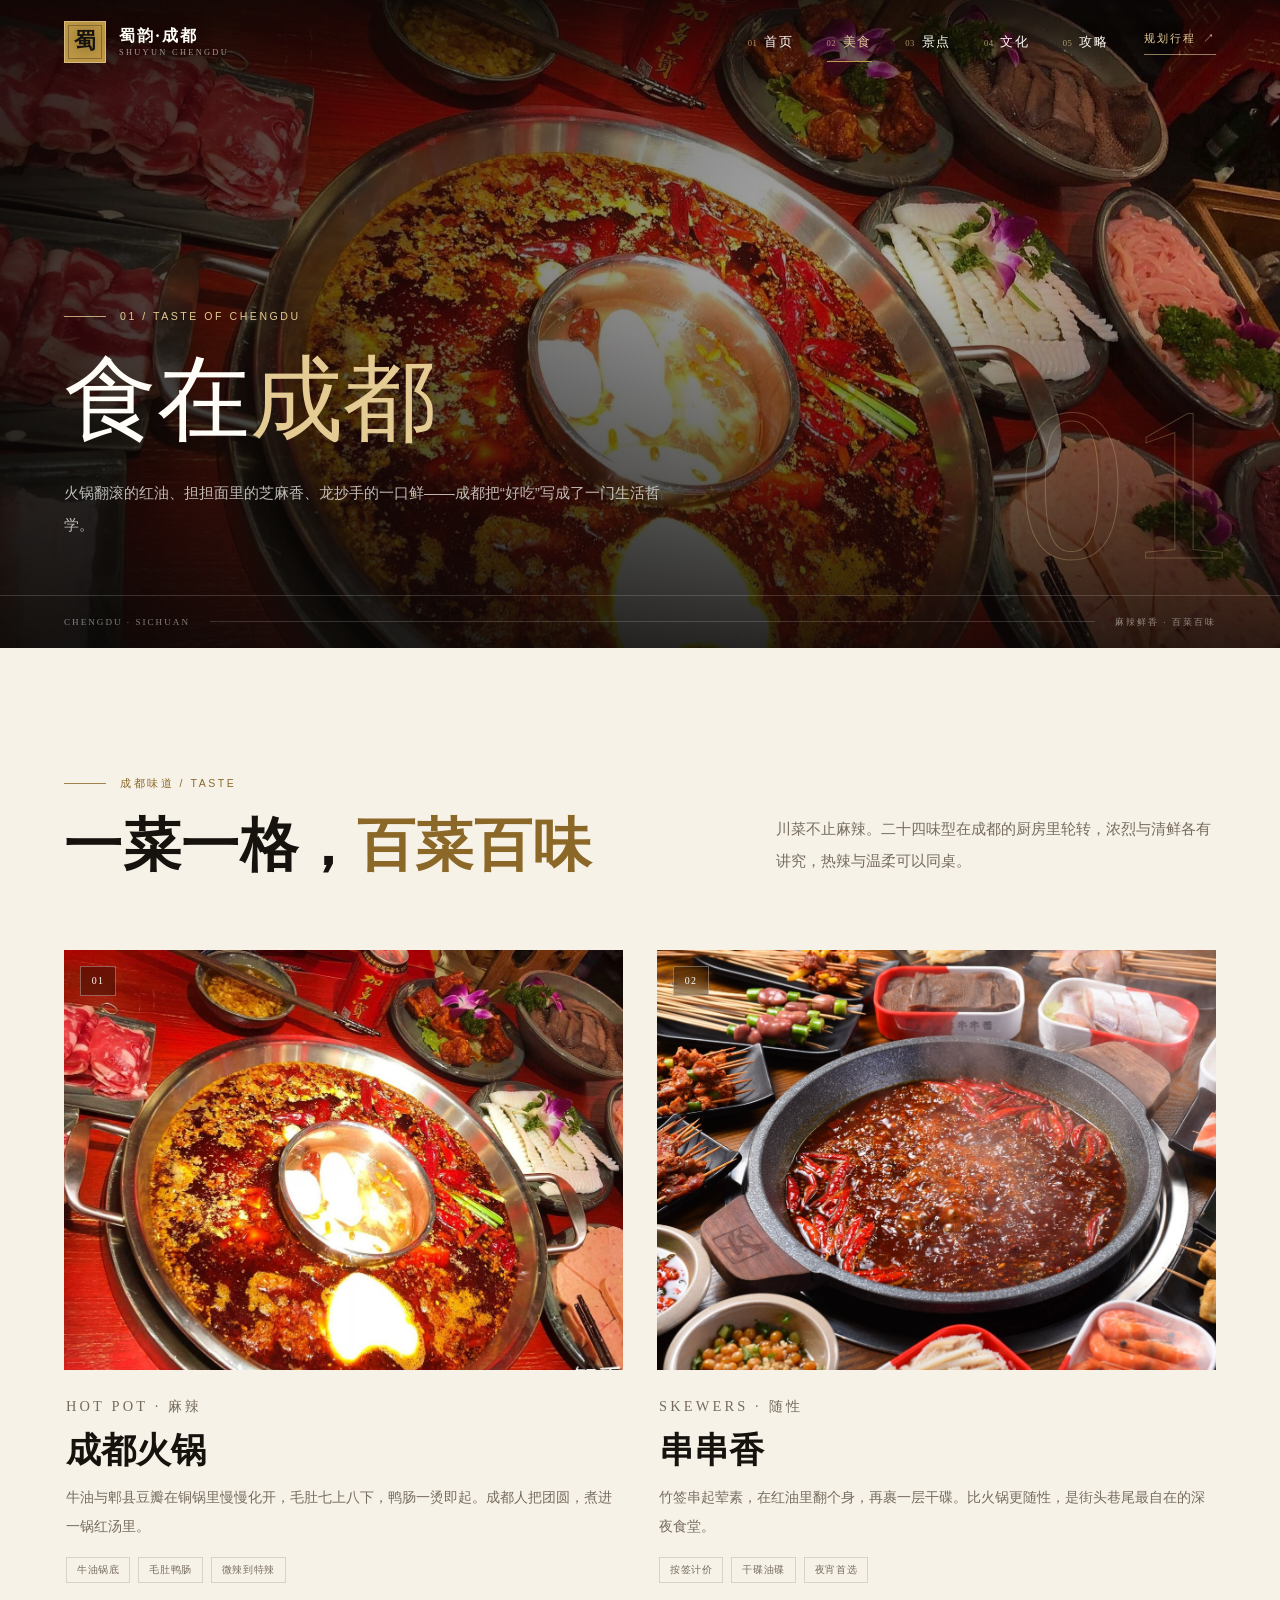
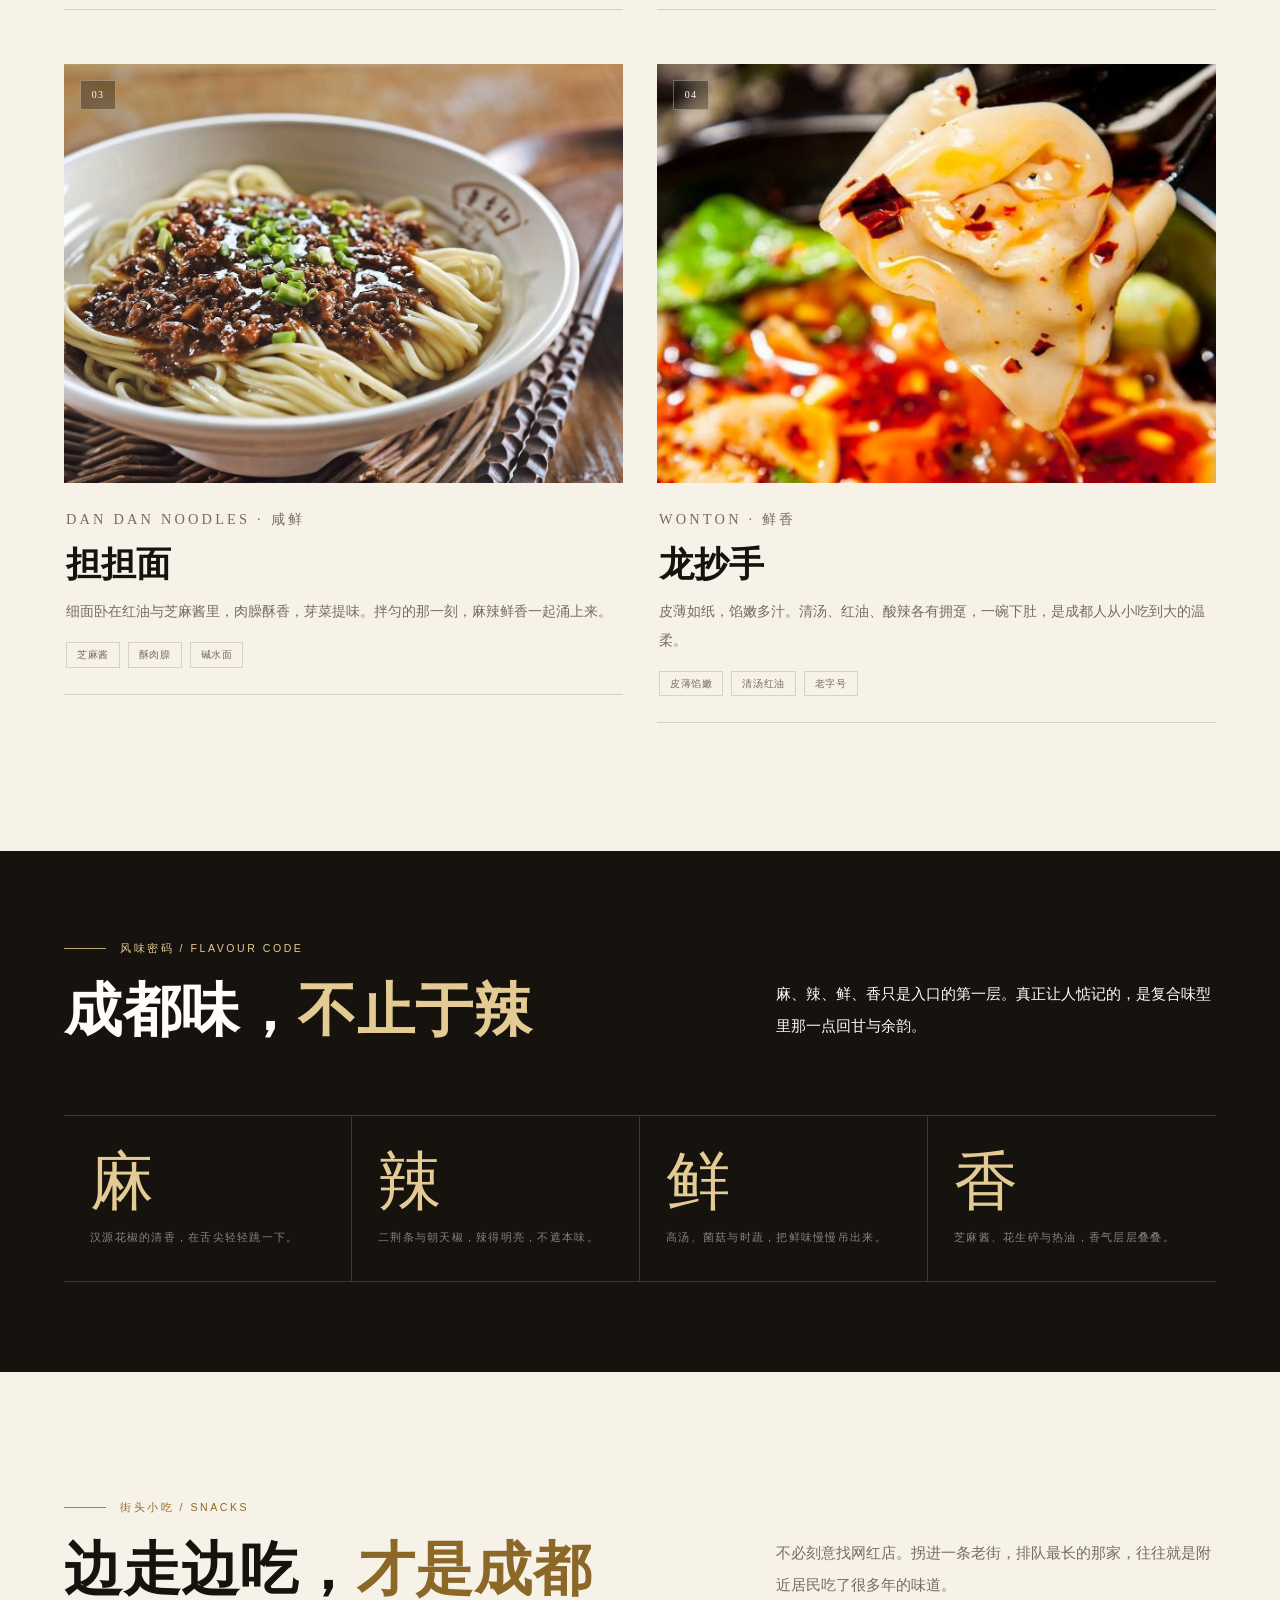
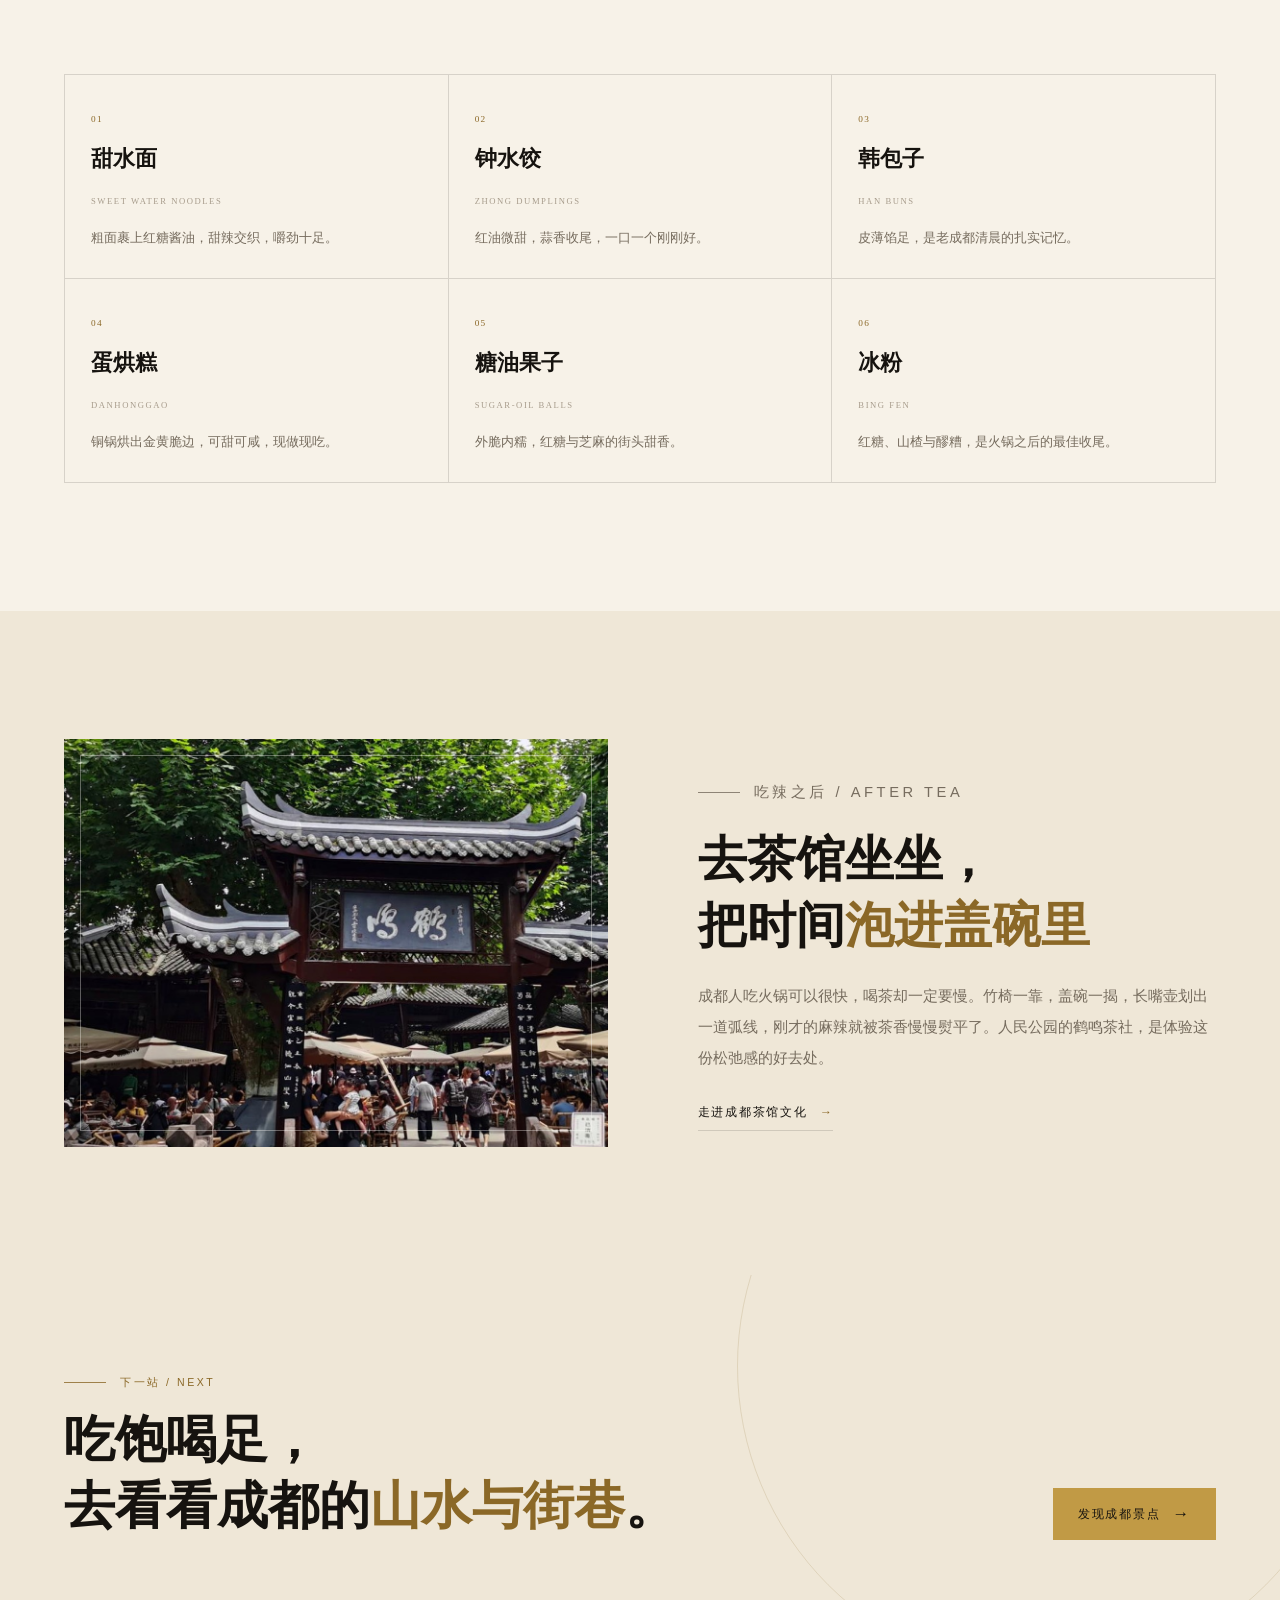
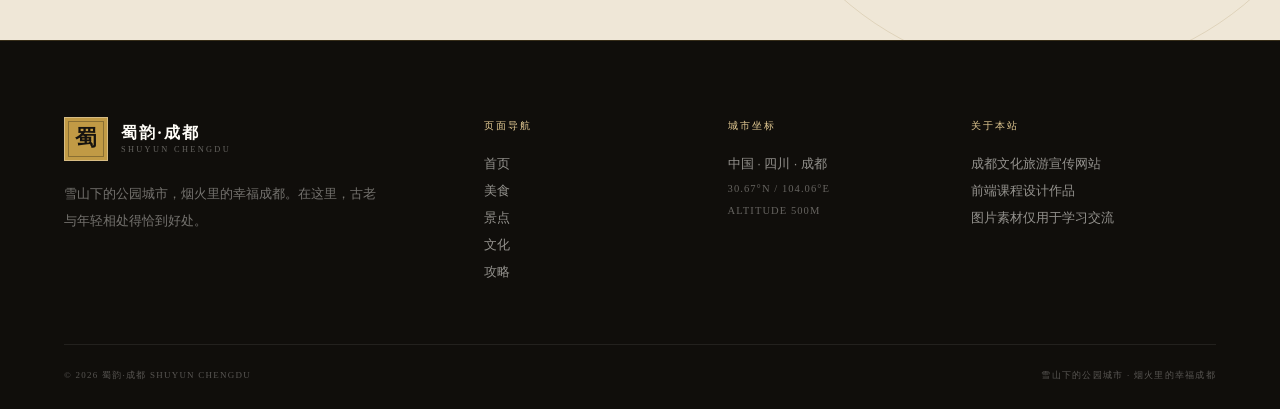
<file: food.html>
<!DOCTYPE html>
<html lang="zh-CN">
<head>
  <meta charset="UTF-8">
  <meta name="viewport" content="width=device-width, initial-scale=1.0">
  <meta name="theme-color" content="#16130f">
  <meta name="description" content="食在成都：火锅、串串香、担担面、龙抄手与成都街头小吃，一文读懂天府之国的麻辣鲜香。">
  <title>食在成都｜蜀韵·成都</title>

  <link rel="icon" href="assets/images/favicon.svg" type="image/svg+xml">
  <link rel="preload" href="assets/images/food-hero.jpg" as="image">
  <link rel="stylesheet" href="css/style.css">
  <script>document.documentElement.classList.add("js");</script>
  <script src="js/main.js" defer></script>
</head>

<body class="page page--food">
  <a class="skip-link" href="#main">跳至主要内容</a>

  <!-- ==================== 页头：与首页保持一致 ==================== -->
  <header class="site-header" data-header>
    <div class="container header__inner">
      <a class="brand" href="index.html" aria-label="蜀韵·成都 首页">
        <span class="brand__seal" aria-hidden="true">蜀</span>
        <span class="brand__text">
          <strong>蜀韵·成都</strong>
          <small>SHUYUN CHENGDU</small>
        </span>
      </a>

      <nav class="main-nav" aria-label="主导航">
        <a class="nav-link" href="index.html"><span>01</span>首页</a>
        <a class="nav-link is-active" href="food.html" aria-current="page"><span>02</span>美食</a>
        <a class="nav-link" href="sights.html"><span>03</span>景点</a>
        <a class="nav-link" href="culture.html"><span>04</span>文化</a>
        <a class="nav-link" href="travel.html"><span>05</span>攻略</a>
      </nav>

      <div class="header__actions">
        <a class="header__plan" href="travel.html">规划行程 <span aria-hidden="true">↗</span></a>
        <button class="nav-toggle" type="button" aria-label="打开菜单" aria-expanded="false" aria-controls="mobileMenu" data-nav-toggle>
          <span></span>
          <span></span>
        </button>
      </div>
    </div>
  </header>

  <div class="mobile-menu" id="mobileMenu" data-mobile-menu aria-hidden="true">
    <div class="mobile-menu__inner">
      <p class="mobile-menu__kicker">MENU · 蜀韵成都</p>
      <nav class="mobile-menu__nav" aria-label="移动端导航">
        <a class="mobile-menu__link" href="index.html"><span>01</span><strong>首页</strong><em>Home</em></a>
        <a class="mobile-menu__link is-active" href="food.html"><span>02</span><strong>美食</strong><em>Food</em></a>
        <a class="mobile-menu__link" href="sights.html"><span>03</span><strong>景点</strong><em>Sights</em></a>
        <a class="mobile-menu__link" href="culture.html"><span>04</span><strong>文化</strong><em>Culture</em></a>
        <a class="mobile-menu__link" href="travel.html"><span>05</span><strong>攻略</strong><em>Travel</em></a>
      </nav>
      <div class="mobile-menu__foot">
        <p>雪山下的公园城市<br>烟火里的幸福成都</p>
        <a class="text-link text-link--gold" href="travel.html">开始规划旅程 <span>→</span></a>
      </div>
    </div>
  </div>

  <main id="main">
    <!-- ==================== 美食页页头 ==================== -->
    <section class="page-hero page-hero--food">
      <div class="page-hero__media" role="img" aria-label="成都红油火锅"></div>
      <div class="page-hero__veil"></div>
      <div class="container page-hero__inner">
        <p class="eyebrow eyebrow--light"><span class="eyebrow__line"></span>01 / TASTE OF CHENGDU</p>
        <h1>食在<em>成都</em></h1>
        <p class="page-hero__lead">火锅翻滚的红油、担担面里的芝麻香、龙抄手的一口鲜——成都把“好吃”写成了一门生活哲学。</p>
      </div>
      <div class="page-hero__meta">
        <div class="container">
          <span>CHENGDU · SICHUAN</span>
          <span class="page-hero__meta-line"></span>
          <span>麻辣鲜香 · 百菜百味</span>
        </div>
      </div>
      <div class="page-hero__num" aria-hidden="true">01</div>
    </section>

    <!-- ==================== 四大招牌味道 ==================== -->
    <section class="section section--paper">
      <div class="container">
        <div class="section-head section-head--split reveal">
          <div>
            <p class="eyebrow"><span class="eyebrow__line"></span>成都味道 / TASTE</p>
            <h2>一菜一格，<em>百菜百味</em></h2>
          </div>
          <p class="section-head__desc">川菜不止麻辣。二十四味型在成都的厨房里轮转，浓烈与清鲜各有讲究，热辣与温柔可以同桌。</p>
        </div>

        <div class="food-grid">
          <!-- 火锅 -->
          <article class="food-card reveal">
            <div class="food-card__media">
              <span class="food-card__num">01</span>
              <img src="assets/images/food-hotpot.jpg" alt="成都红油火锅与毛肚、肥牛等配菜" loading="lazy" decoding="async">
            </div>
            <div class="food-card__body">
              <p class="card-kicker">HOT POT · 麻辣</p>
              <h3>成都火锅</h3>
              <p>牛油与郫县豆瓣在铜锅里慢慢化开，毛肚七上八下，鸭肠一烫即起。成都人把团圆，煮进一锅红汤里。</p>
              <div class="tag-row">
                <span class="tag">牛油锅底</span>
                <span class="tag">毛肚鸭肠</span>
                <span class="tag">微辣到特辣</span>
              </div>
            </div>
          </article>

          <!-- 串串香 -->
          <article class="food-card reveal reveal--delay-1">
            <div class="food-card__media">
              <span class="food-card__num">02</span>
              <img src="assets/images/food-chuanchuan.jpg" alt="成都串串香与红油锅底" loading="lazy" decoding="async">
            </div>
            <div class="food-card__body">
              <p class="card-kicker">SKEWERS · 随性</p>
              <h3>串串香</h3>
              <p>竹签串起荤素，在红油里翻个身，再裹一层干碟。比火锅更随性，是街头巷尾最自在的深夜食堂。</p>
              <div class="tag-row">
                <span class="tag">按签计价</span>
                <span class="tag">干碟油碟</span>
                <span class="tag">夜宵首选</span>
              </div>
            </div>
          </article>

          <!-- 担担面 -->
          <article class="food-card reveal">
            <div class="food-card__media">
              <span class="food-card__num">03</span>
              <img src="assets/images/food-dandan.jpg" alt="成都担担面" loading="lazy" decoding="async">
            </div>
            <div class="food-card__body">
              <p class="card-kicker">DAN DAN NOODLES · 咸鲜</p>
              <h3>担担面</h3>
              <p>细面卧在红油与芝麻酱里，肉臊酥香，芽菜提味。拌匀的那一刻，麻辣鲜香一起涌上来。</p>
              <div class="tag-row">
                <span class="tag">芝麻酱</span>
                <span class="tag">酥肉臊</span>
                <span class="tag">碱水面</span>
              </div>
            </div>
          </article>

          <!-- 龙抄手 -->
          <article class="food-card reveal reveal--delay-1">
            <div class="food-card__media">
              <span class="food-card__num">04</span>
              <img src="assets/images/food-longchao.jpg" alt="成都龙抄手" loading="lazy" decoding="async">
            </div>
            <div class="food-card__body">
              <p class="card-kicker">WONTON · 鲜香</p>
              <h3>龙抄手</h3>
              <p>皮薄如纸，馅嫩多汁。清汤、红油、酸辣各有拥趸，一碗下肚，是成都人从小吃到大的温柔。</p>
              <div class="tag-row">
                <span class="tag">皮薄馅嫩</span>
                <span class="tag">清汤红油</span>
                <span class="tag">老字号</span>
              </div>
            </div>
          </article>
        </div>
      </div>
    </section>

    <!-- ==================== 风味密码 ==================== -->
    <section class="section section--tight section--ink flavour-band">
      <div class="container">
        <div class="section-head section-head--split reveal">
          <div>
            <p class="eyebrow eyebrow--light"><span class="eyebrow__line"></span>风味密码 / FLAVOUR CODE</p>
            <h2>成都味，<em>不止于辣</em></h2>
          </div>
          <p class="section-head__desc">麻、辣、鲜、香只是入口的第一层。真正让人惦记的，是复合味型里那一点回甘与余韵。</p>
        </div>

        <div class="flavour-band__grid reveal">
          <div class="flavour">
            <strong>麻</strong>
            <span>汉源花椒的清香，在舌尖轻轻跳一下。</span>
          </div>
          <div class="flavour">
            <strong>辣</strong>
            <span>二荆条与朝天椒，辣得明亮，不遮本味。</span>
          </div>
          <div class="flavour">
            <strong>鲜</strong>
            <span>高汤、菌菇与时蔬，把鲜味慢慢吊出来。</span>
          </div>
          <div class="flavour">
            <strong>香</strong>
            <span>芝麻酱、花生碎与热油，香气层层叠叠。</span>
          </div>
        </div>
      </div>
    </section>

    <!-- ==================== 街头小吃清单 ==================== -->
    <section class="section section--paper">
      <div class="container">
        <div class="section-head section-head--split reveal">
          <div>
            <p class="eyebrow"><span class="eyebrow__line"></span>街头小吃 / SNACKS</p>
            <h2>边走边吃，<em>才是成都</em></h2>
          </div>
          <p class="section-head__desc">不必刻意找网红店。拐进一条老街，排队最长的那家，往往就是附近居民吃了很多年的味道。</p>
        </div>

        <div class="snack-grid">
          <article class="snack reveal">
            <span class="snack__num">01</span>
            <h3>甜水面</h3>
            <span class="snack__en">SWEET WATER NOODLES</span>
            <p>粗面裹上红糖酱油，甜辣交织，嚼劲十足。</p>
          </article>
          <article class="snack reveal reveal--delay-1">
            <span class="snack__num">02</span>
            <h3>钟水饺</h3>
            <span class="snack__en">ZHONG DUMPLINGS</span>
            <p>红油微甜，蒜香收尾，一口一个刚刚好。</p>
          </article>
          <article class="snack reveal reveal--delay-2">
            <span class="snack__num">03</span>
            <h3>韩包子</h3>
            <span class="snack__en">HAN BUNS</span>
            <p>皮薄馅足，是老成都清晨的扎实记忆。</p>
          </article>
          <article class="snack reveal">
            <span class="snack__num">04</span>
            <h3>蛋烘糕</h3>
            <span class="snack__en">DANHONGGAO</span>
            <p>铜锅烘出金黄脆边，可甜可咸，现做现吃。</p>
          </article>
          <article class="snack reveal reveal--delay-1">
            <span class="snack__num">05</span>
            <h3>糖油果子</h3>
            <span class="snack__en">SUGAR-OIL BALLS</span>
            <p>外脆内糯，红糖与芝麻的街头甜香。</p>
          </article>
          <article class="snack reveal reveal--delay-2">
            <span class="snack__num">06</span>
            <h3>冰粉</h3>
            <span class="snack__en">BING FEN</span>
            <p>红糖、山楂与醪糟，是火锅之后的最佳收尾。</p>
          </article>
        </div>
      </div>
    </section>

    <!-- ==================== 茶馆：吃辣之后的慢时光 ==================== -->
    <section class="section section--sand">
      <div class="container feature-split">
        <div class="feature-split__media reveal">
          <img src="assets/images/culture-teahouse.jpg" alt="成都人民公园鹤鸣茶社" loading="lazy" decoding="async">
        </div>
        <div class="feature-split__body reveal reveal--delay-1">
          <p class="eyebrow"><span class="eyebrow__line"></span>吃辣之后 / AFTER TEA</p>
          <h2>去茶馆坐坐，<br>把时间<em>泡进盖碗里</em></h2>
          <p>成都人吃火锅可以很快，喝茶却一定要慢。竹椅一靠，盖碗一揭，长嘴壶划出一道弧线，刚才的麻辣就被茶香慢慢熨平了。人民公园的鹤鸣茶社，是体验这份松弛感的好去处。</p>
          <a class="text-link" href="culture.html">走进成都茶馆文化 <span aria-hidden="true">→</span></a>
        </div>
      </div>
    </section>

    <!-- ==================== 页面收尾引导 ==================== -->
    <section class="cta-band">
      <div class="container cta-band__inner reveal">
        <div>
          <p class="eyebrow"><span class="eyebrow__line"></span>下一站 / NEXT</p>
          <h2>吃饱喝足，<br>去看看成都的<em>山水与街巷</em>。</h2>
        </div>
        <a class="btn btn--gold" href="sights.html">发现成都景点 <span class="btn__arrow" aria-hidden="true">→</span></a>
      </div>
    </section>
  </main>

  <!-- ==================== 页脚：与首页保持一致 ==================== -->
  <footer class="site-footer">
    <div class="container">
      <div class="footer__top">
        <div class="footer__brand">
          <a class="brand" href="index.html" aria-label="蜀韵·成都 首页">
            <span class="brand__seal" aria-hidden="true">蜀</span>
            <span class="brand__text">
              <strong>蜀韵·成都</strong>
              <small>SHUYUN CHENGDU</small>
            </span>
          </a>
          <p class="footer__desc">雪山下的公园城市，烟火里的幸福成都。在这里，古老与年轻相处得恰到好处。</p>
        </div>

        <div class="footer__col">
          <h4>页面导航</h4>
          <a href="index.html">首页</a>
          <a href="food.html">美食</a>
          <a href="sights.html">景点</a>
          <a href="culture.html">文化</a>
          <a href="travel.html">攻略</a>
        </div>

        <div class="footer__col">
          <h4>城市坐标</h4>
          <p>中国 · 四川 · 成都</p>
          <p class="is-mono">30.67°N / 104.06°E</p>
          <p class="is-mono">ALTITUDE 500M</p>
        </div>

        <div class="footer__col">
          <h4>关于本站</h4>
          <p>成都文化旅游宣传网站</p>
          <p>前端课程设计作品</p>
          <p>图片素材仅用于学习交流</p>
        </div>
      </div>

      <div class="footer__bottom">
        <p>© <span data-year>2026</span> 蜀韵·成都 SHUYUN CHENGDU</p>
        <p>雪山下的公园城市 · 烟火里的幸福成都</p>
      </div>
    </div>
  </footer>

  <button class="to-top" type="button" data-to-top aria-label="返回顶部">
    <svg viewBox="0 0 24 24" fill="none" stroke="currentColor" stroke-width="1.6" aria-hidden="true"><path d="M12 19V5M6 11l6-6 6 6"/></svg>
  </button>
</body>
</html>
</file>
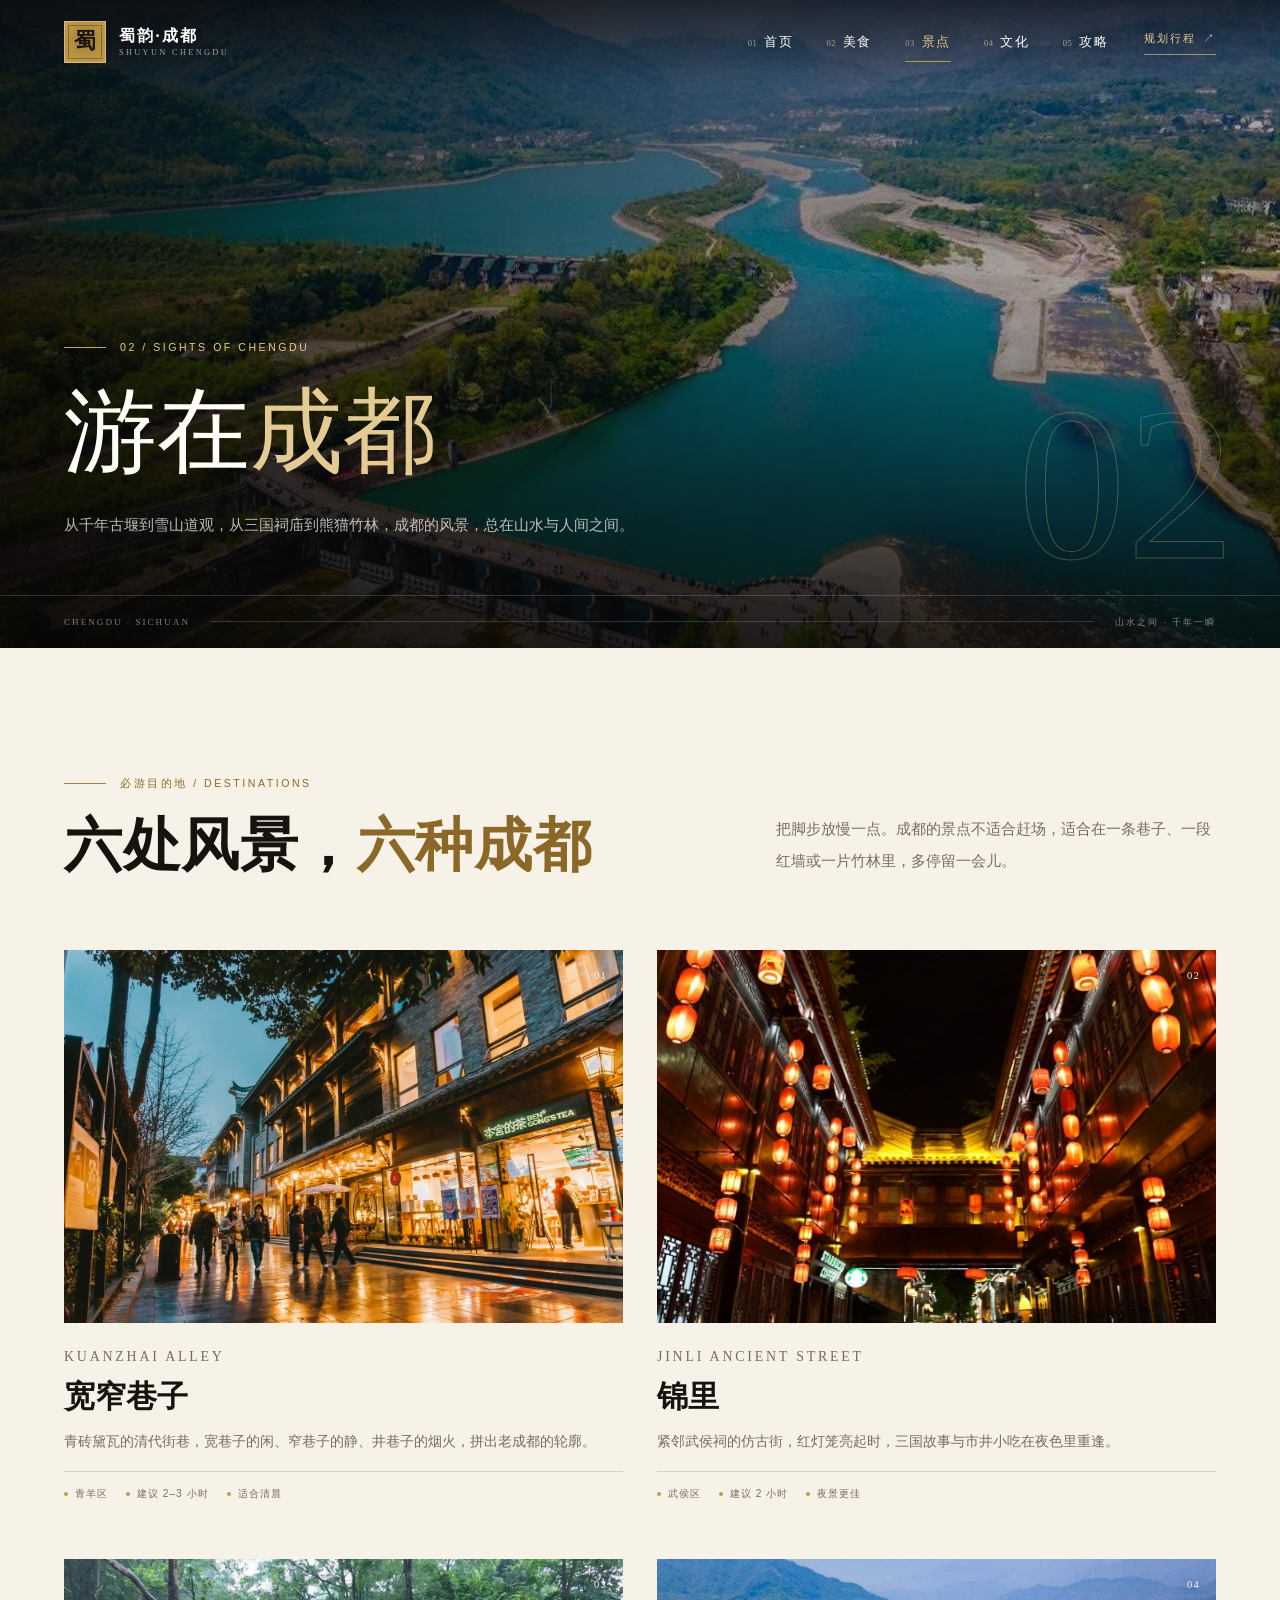
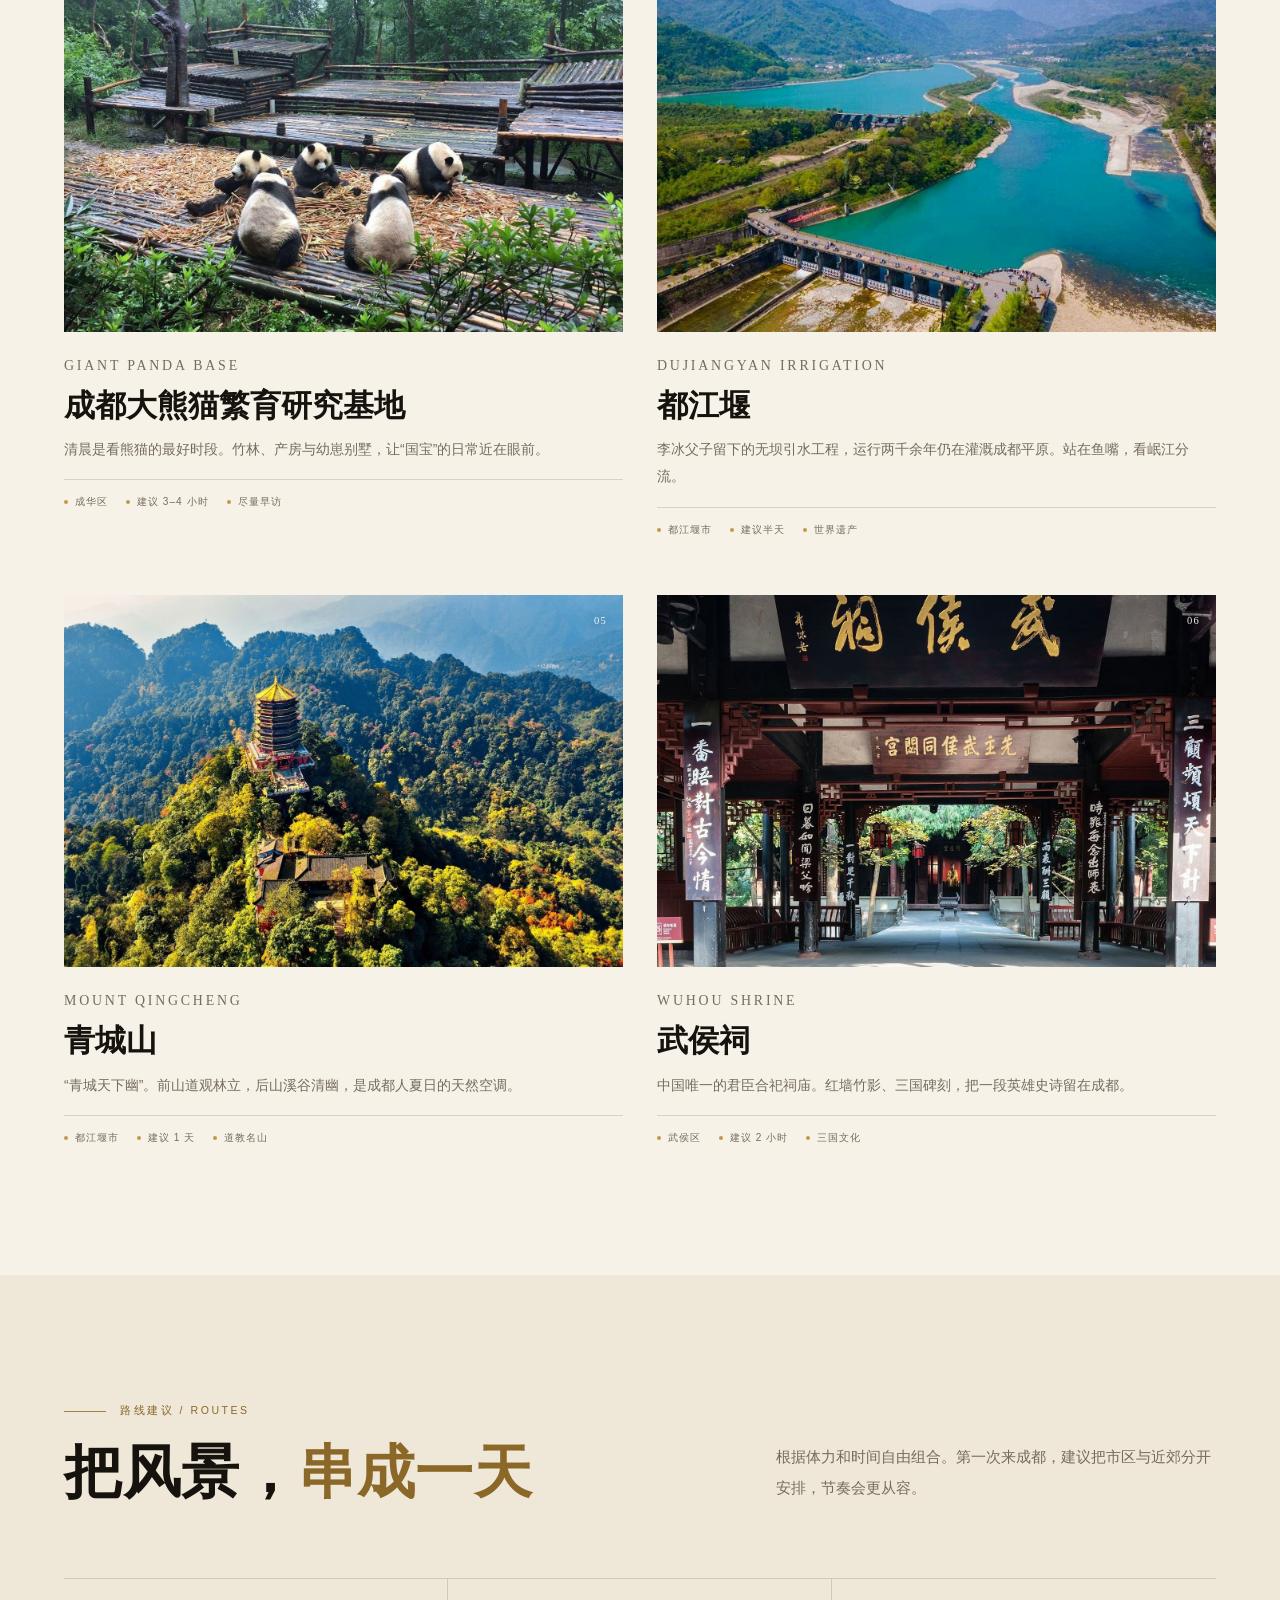
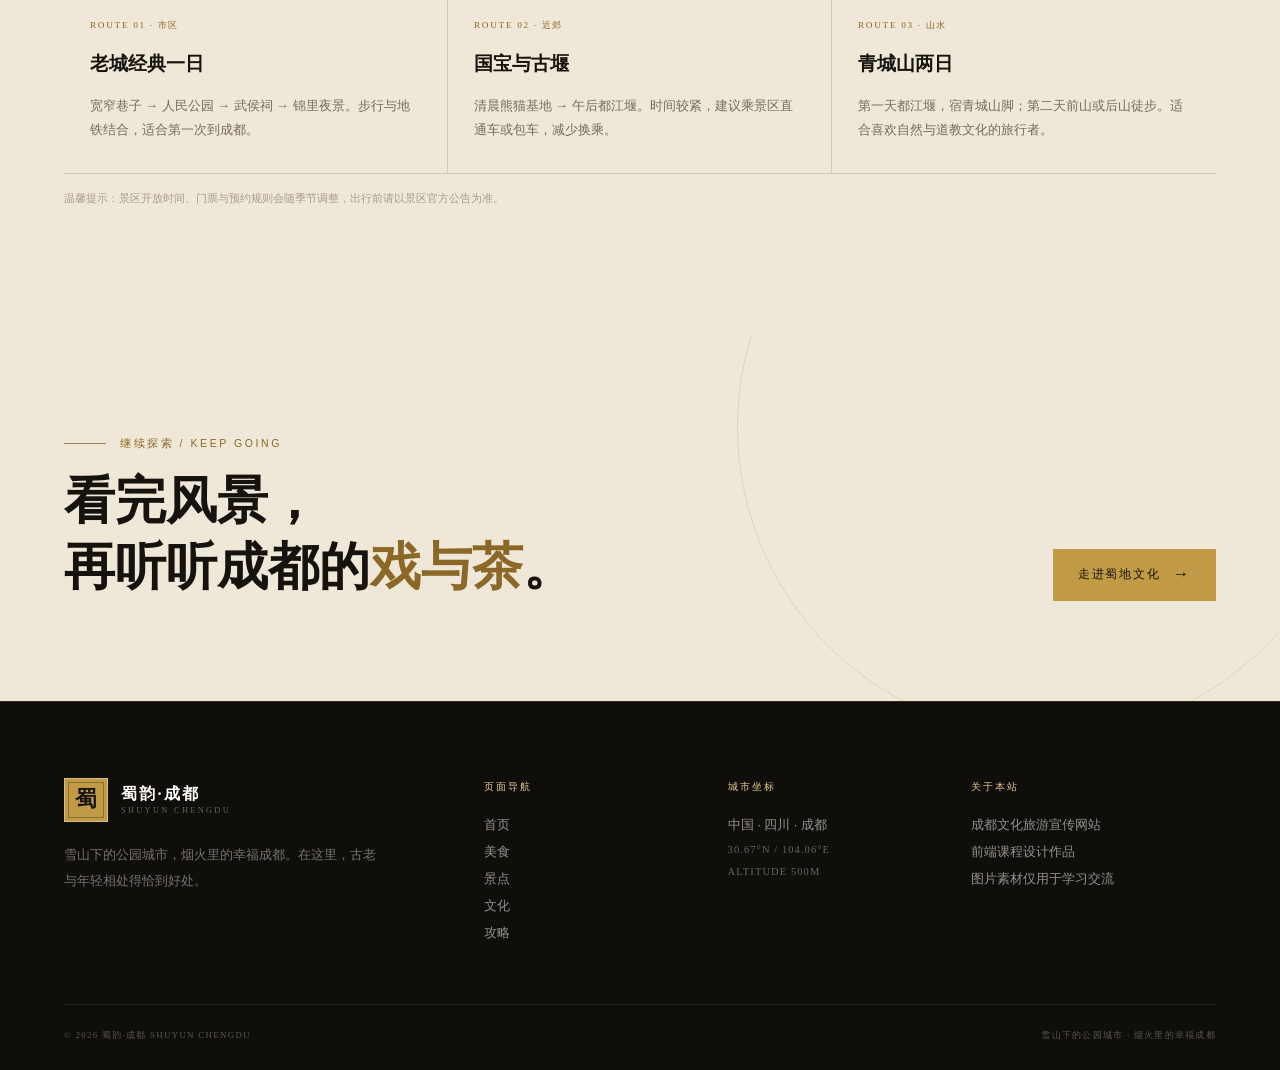
<file: sights.html>
<!DOCTYPE html>
<html lang="zh-CN">
<head>
  <meta charset="UTF-8">
  <meta name="viewport" content="width=device-width, initial-scale=1.0">
  <meta name="theme-color" content="#16130f">
  <meta name="description" content="游在成都：宽窄巷子、锦里、大熊猫基地、都江堰、青城山、武侯祠，山水与人间之间的成都风景。">
  <title>游在成都｜蜀韵·成都</title>

  <link rel="icon" href="assets/images/favicon.svg" type="image/svg+xml">
  <link rel="preload" href="assets/images/sights-hero.jpg" as="image">
  <link rel="stylesheet" href="css/style.css">
  <script>document.documentElement.classList.add("js");</script>
  <script src="js/main.js" defer></script>
</head>

<body class="page page--sights">
  <a class="skip-link" href="#main">跳至主要内容</a>

  <!-- ==================== 页头：与首页保持一致 ==================== -->
  <header class="site-header" data-header>
    <div class="container header__inner">
      <a class="brand" href="index.html" aria-label="蜀韵·成都 首页">
        <span class="brand__seal" aria-hidden="true">蜀</span>
        <span class="brand__text">
          <strong>蜀韵·成都</strong>
          <small>SHUYUN CHENGDU</small>
        </span>
      </a>

      <nav class="main-nav" aria-label="主导航">
        <a class="nav-link" href="index.html"><span>01</span>首页</a>
        <a class="nav-link" href="food.html"><span>02</span>美食</a>
        <a class="nav-link is-active" href="sights.html" aria-current="page"><span>03</span>景点</a>
        <a class="nav-link" href="culture.html"><span>04</span>文化</a>
        <a class="nav-link" href="travel.html"><span>05</span>攻略</a>
      </nav>

      <div class="header__actions">
        <a class="header__plan" href="travel.html">规划行程 <span aria-hidden="true">↗</span></a>
        <button class="nav-toggle" type="button" aria-label="打开菜单" aria-expanded="false" aria-controls="mobileMenu" data-nav-toggle>
          <span></span>
          <span></span>
        </button>
      </div>
    </div>
  </header>

  <div class="mobile-menu" id="mobileMenu" data-mobile-menu aria-hidden="true">
    <div class="mobile-menu__inner">
      <p class="mobile-menu__kicker">MENU · 蜀韵成都</p>
      <nav class="mobile-menu__nav" aria-label="移动端导航">
        <a class="mobile-menu__link" href="index.html"><span>01</span><strong>首页</strong><em>Home</em></a>
        <a class="mobile-menu__link" href="food.html"><span>02</span><strong>美食</strong><em>Food</em></a>
        <a class="mobile-menu__link is-active" href="sights.html"><span>03</span><strong>景点</strong><em>Sights</em></a>
        <a class="mobile-menu__link" href="culture.html"><span>04</span><strong>文化</strong><em>Culture</em></a>
        <a class="mobile-menu__link" href="travel.html"><span>05</span><strong>攻略</strong><em>Travel</em></a>
      </nav>
      <div class="mobile-menu__foot">
        <p>雪山下的公园城市<br>烟火里的幸福成都</p>
        <a class="text-link text-link--gold" href="travel.html">开始规划旅程 <span>→</span></a>
      </div>
    </div>
  </div>

  <main id="main">
    <!-- ==================== 景点页页头 ==================== -->
    <section class="page-hero page-hero--sights">
      <div class="page-hero__media" role="img" aria-label="都江堰水利工程航拍"></div>
      <div class="page-hero__veil"></div>
      <div class="container page-hero__inner">
        <p class="eyebrow eyebrow--light"><span class="eyebrow__line"></span>02 / SIGHTS OF CHENGDU</p>
        <h1>游在<em>成都</em></h1>
        <p class="page-hero__lead">从千年古堰到雪山道观，从三国祠庙到熊猫竹林，成都的风景，总在山水与人间之间。</p>
      </div>
      <div class="page-hero__meta">
        <div class="container">
          <span>CHENGDU · SICHUAN</span>
          <span class="page-hero__meta-line"></span>
          <span>山水之间 · 千年一瞬</span>
        </div>
      </div>
      <div class="page-hero__num" aria-hidden="true">02</div>
    </section>

    <!-- ==================== 六大景点 ==================== -->
    <section class="section section--paper">
      <div class="container">
        <div class="section-head section-head--split reveal">
          <div>
            <p class="eyebrow"><span class="eyebrow__line"></span>必游目的地 / DESTINATIONS</p>
            <h2>六处风景，<em>六种成都</em></h2>
          </div>
          <p class="section-head__desc">把脚步放慢一点。成都的景点不适合赶场，适合在一条巷子、一段红墙或一片竹林里，多停留一会儿。</p>
        </div>

        <div class="sight-grid">
          <!-- 宽窄巷子 -->
          <article class="sight-card reveal" id="kuanzhai">
            <div class="sight-card__media">
              <img src="assets/images/sights-kuanzhai.jpg" alt="成都宽窄巷子的青砖街巷" loading="lazy" decoding="async">
              <span class="sight-card__index">01</span>
            </div>
            <div class="sight-card__body">
              <p class="sight-card__kicker">KUANZHAI ALLEY</p>
              <h3>宽窄巷子</h3>
              <p>青砖黛瓦的清代街巷，宽巷子的闲、窄巷子的静、井巷子的烟火，拼出老成都的轮廓。</p>
              <div class="sight-card__meta">
                <span>青羊区</span>
                <span>建议 2–3 小时</span>
                <span>适合清晨</span>
              </div>
            </div>
          </article>

          <!-- 锦里 -->
          <article class="sight-card reveal reveal--delay-1" id="jinli">
            <div class="sight-card__media">
              <img src="assets/images/sights-jinli.jpg" alt="成都锦里古街的红灯笼夜景" loading="lazy" decoding="async">
              <span class="sight-card__index">02</span>
            </div>
            <div class="sight-card__body">
              <p class="sight-card__kicker">JINLI ANCIENT STREET</p>
              <h3>锦里</h3>
              <p>紧邻武侯祠的仿古街，红灯笼亮起时，三国故事与市井小吃在夜色里重逢。</p>
              <div class="sight-card__meta">
                <span>武侯区</span>
                <span>建议 2 小时</span>
                <span>夜景更佳</span>
              </div>
            </div>
          </article>

          <!-- 大熊猫基地 -->
          <article class="sight-card reveal" id="panda">
            <div class="sight-card__media">
              <img src="assets/images/sights-panda.jpg" alt="成都大熊猫繁育研究基地里吃竹子的熊猫" loading="lazy" decoding="async">
              <span class="sight-card__index">03</span>
            </div>
            <div class="sight-card__body">
              <p class="sight-card__kicker">GIANT PANDA BASE</p>
              <h3>成都大熊猫繁育研究基地</h3>
              <p>清晨是看熊猫的最好时段。竹林、产房与幼崽别墅，让“国宝”的日常近在眼前。</p>
              <div class="sight-card__meta">
                <span>成华区</span>
                <span>建议 3–4 小时</span>
                <span>尽量早访</span>
              </div>
            </div>
          </article>

          <!-- 都江堰 -->
          <article class="sight-card reveal reveal--delay-1" id="dujiangyan">
            <div class="sight-card__media">
              <img src="assets/images/sights-dujiangyan.jpg" alt="都江堰水利工程俯瞰" loading="lazy" decoding="async">
              <span class="sight-card__index">04</span>
            </div>
            <div class="sight-card__body">
              <p class="sight-card__kicker">DUJIANGYAN IRRIGATION</p>
              <h3>都江堰</h3>
              <p>李冰父子留下的无坝引水工程，运行两千余年仍在灌溉成都平原。站在鱼嘴，看岷江分流。</p>
              <div class="sight-card__meta">
                <span>都江堰市</span>
                <span>建议半天</span>
                <span>世界遗产</span>
              </div>
            </div>
          </article>

          <!-- 青城山 -->
          <article class="sight-card reveal" id="qingcheng">
            <div class="sight-card__media">
              <img src="assets/images/sights-qingcheng.jpg" alt="青城山山林与道观" loading="lazy" decoding="async">
              <span class="sight-card__index">05</span>
            </div>
            <div class="sight-card__body">
              <p class="sight-card__kicker">MOUNT QINGCHENG</p>
              <h3>青城山</h3>
              <p>“青城天下幽”。前山道观林立，后山溪谷清幽，是成都人夏日的天然空调。</p>
              <div class="sight-card__meta">
                <span>都江堰市</span>
                <span>建议 1 天</span>
                <span>道教名山</span>
              </div>
            </div>
          </article>

          <!-- 武侯祠 -->
          <article class="sight-card reveal reveal--delay-1" id="wuhou">
            <div class="sight-card__media">
              <img src="assets/images/sights-wuhou.jpg" alt="成都武侯祠大门" loading="lazy" decoding="async">
              <span class="sight-card__index">06</span>
            </div>
            <div class="sight-card__body">
              <p class="sight-card__kicker">WUHOU SHRINE</p>
              <h3>武侯祠</h3>
              <p>中国唯一的君臣合祀祠庙。红墙竹影、三国碑刻，把一段英雄史诗留在成都。</p>
              <div class="sight-card__meta">
                <span>武侯区</span>
                <span>建议 2 小时</span>
                <span>三国文化</span>
              </div>
            </div>
          </article>
        </div>
      </div>
    </section>

    <!-- ==================== 路线建议 ==================== -->
    <section class="section section--sand">
      <div class="container">
        <div class="section-head section-head--split reveal">
          <div>
            <p class="eyebrow"><span class="eyebrow__line"></span>路线建议 / ROUTES</p>
            <h2>把风景，<em>串成一天</em></h2>
          </div>
          <p class="section-head__desc">根据体力和时间自由组合。第一次来成都，建议把市区与近郊分开安排，节奏会更从容。</p>
        </div>

        <div class="route-grid reveal">
          <div class="route-item">
            <span class="route-item__label">ROUTE 01 · 市区</span>
            <h3>老城经典一日</h3>
            <p>宽窄巷子 → 人民公园 → 武侯祠 → 锦里夜景。步行与地铁结合，适合第一次到成都。</p>
          </div>
          <div class="route-item">
            <span class="route-item__label">ROUTE 02 · 近郊</span>
            <h3>国宝与古堰</h3>
            <p>清晨熊猫基地 → 午后都江堰。时间较紧，建议乘景区直通车或包车，减少换乘。</p>
          </div>
          <div class="route-item">
            <span class="route-item__label">ROUTE 03 · 山水</span>
            <h3>青城山两日</h3>
            <p>第一天都江堰，宿青城山脚；第二天前山或后山徒步。适合喜欢自然与道教文化的旅行者。</p>
          </div>
        </div>

        <p class="table-note">温馨提示：景区开放时间、门票与预约规则会随季节调整，出行前请以景区官方公告为准。</p>
      </div>
    </section>

    <!-- ==================== 页面收尾引导 ==================== -->
    <section class="cta-band">
      <div class="container cta-band__inner reveal">
        <div>
          <p class="eyebrow"><span class="eyebrow__line"></span>继续探索 / KEEP GOING</p>
          <h2>看完风景，<br>再听听成都的<em>戏与茶</em>。</h2>
        </div>
        <a class="btn btn--gold" href="culture.html">走进蜀地文化 <span class="btn__arrow" aria-hidden="true">→</span></a>
      </div>
    </section>
  </main>

  <!-- ==================== 页脚：与首页保持一致 ==================== -->
  <footer class="site-footer">
    <div class="container">
      <div class="footer__top">
        <div class="footer__brand">
          <a class="brand" href="index.html" aria-label="蜀韵·成都 首页">
            <span class="brand__seal" aria-hidden="true">蜀</span>
            <span class="brand__text">
              <strong>蜀韵·成都</strong>
              <small>SHUYUN CHENGDU</small>
            </span>
          </a>
          <p class="footer__desc">雪山下的公园城市，烟火里的幸福成都。在这里，古老与年轻相处得恰到好处。</p>
        </div>

        <div class="footer__col">
          <h4>页面导航</h4>
          <a href="index.html">首页</a>
          <a href="food.html">美食</a>
          <a href="sights.html">景点</a>
          <a href="culture.html">文化</a>
          <a href="travel.html">攻略</a>
        </div>

        <div class="footer__col">
          <h4>城市坐标</h4>
          <p>中国 · 四川 · 成都</p>
          <p class="is-mono">30.67°N / 104.06°E</p>
          <p class="is-mono">ALTITUDE 500M</p>
        </div>

        <div class="footer__col">
          <h4>关于本站</h4>
          <p>成都文化旅游宣传网站</p>
          <p>前端课程设计作品</p>
          <p>图片素材仅用于学习交流</p>
        </div>
      </div>

      <div class="footer__bottom">
        <p>© <span data-year>2026</span> 蜀韵·成都 SHUYUN CHENGDU</p>
        <p>雪山下的公园城市 · 烟火里的幸福成都</p>
      </div>
    </div>
  </footer>

  <button class="to-top" type="button" data-to-top aria-label="返回顶部">
    <svg viewBox="0 0 24 24" fill="none" stroke="currentColor" stroke-width="1.6" aria-hidden="true"><path d="M12 19V5M6 11l6-6 6 6"/></svg>
  </button>
</body>
</html>
</file>
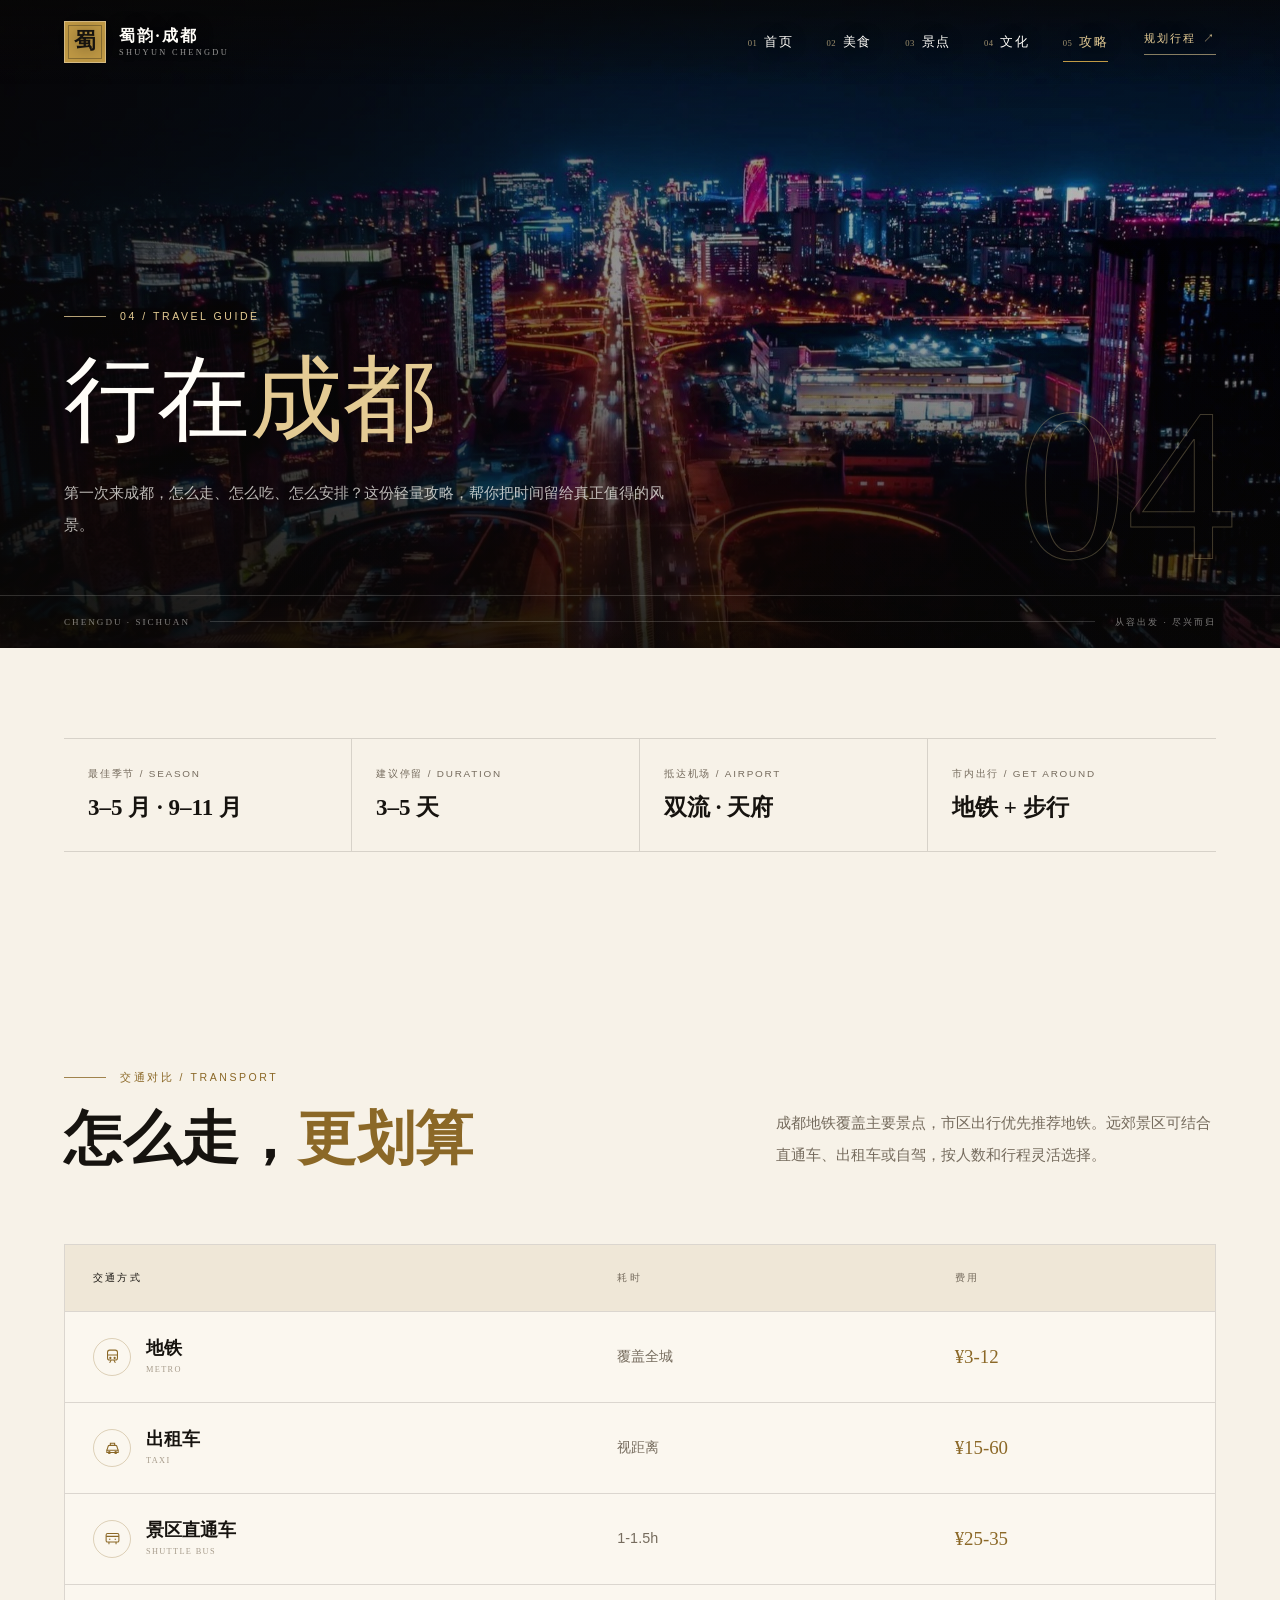
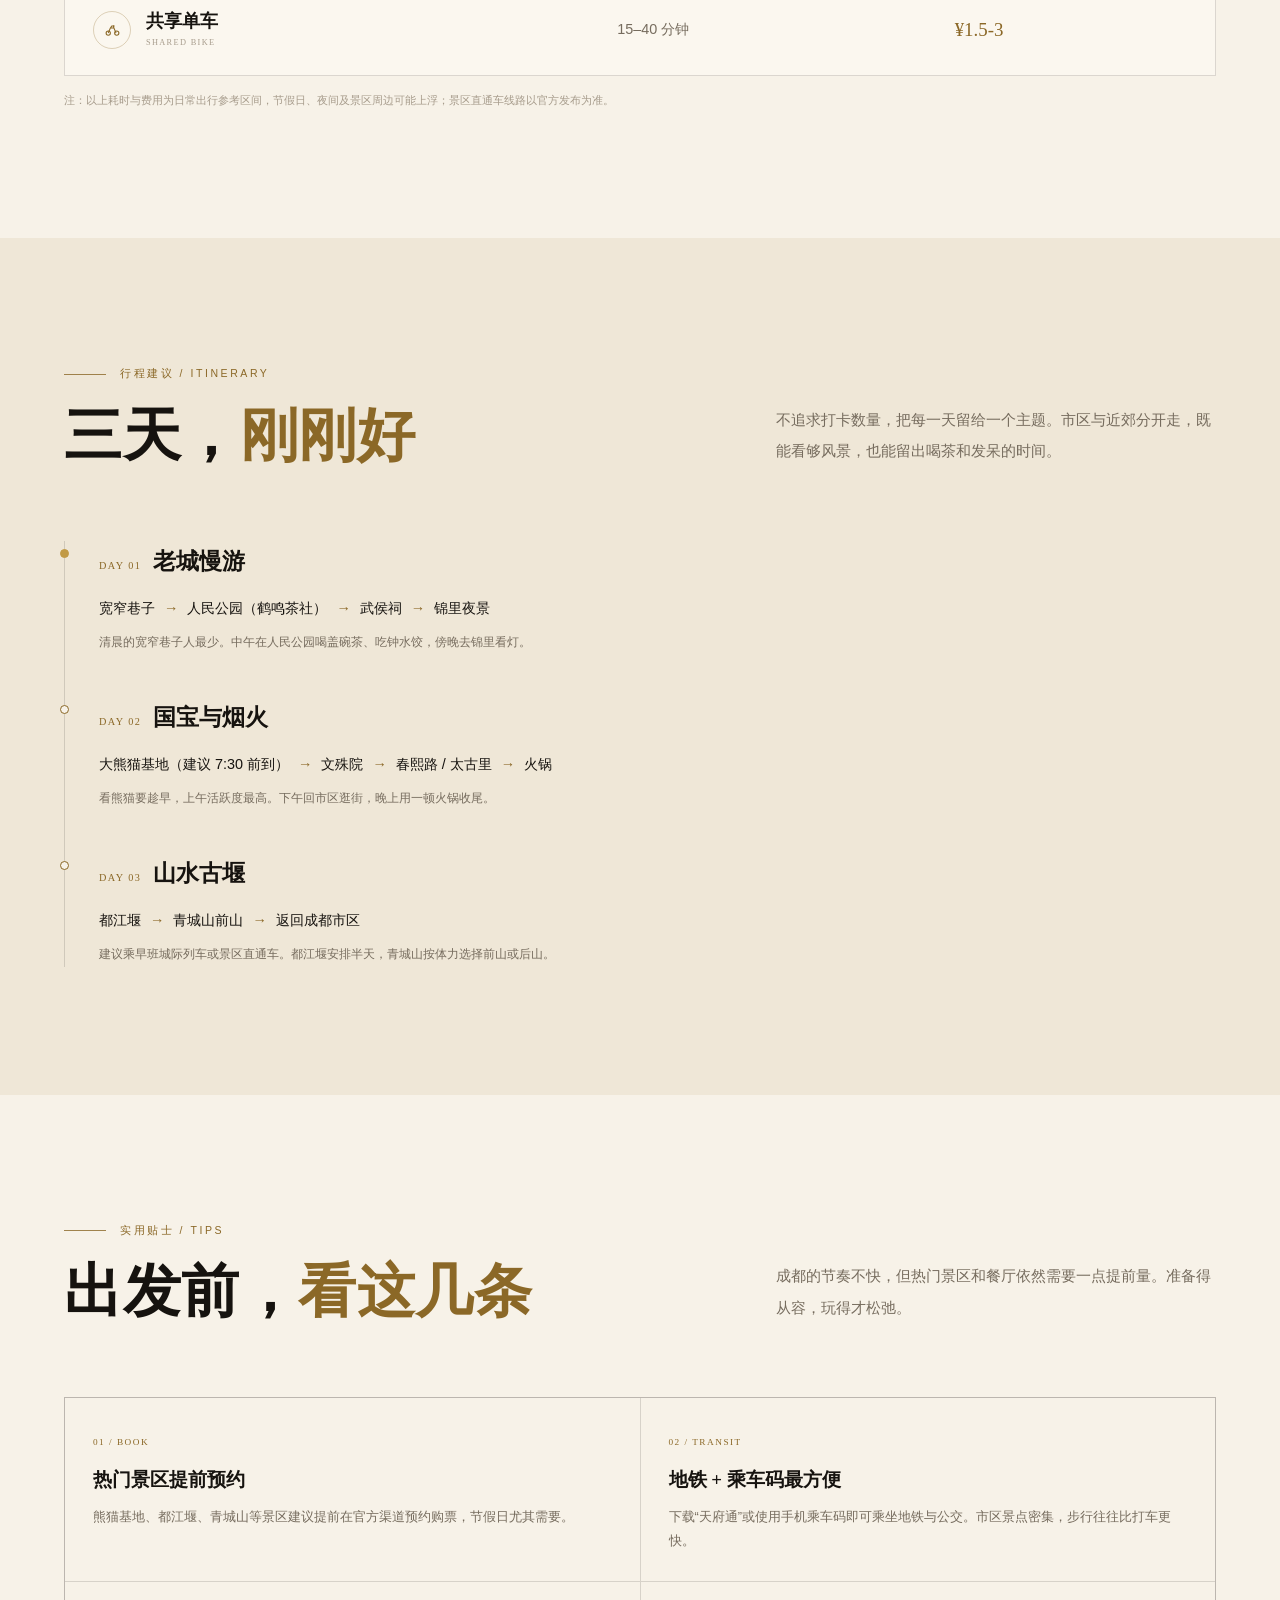
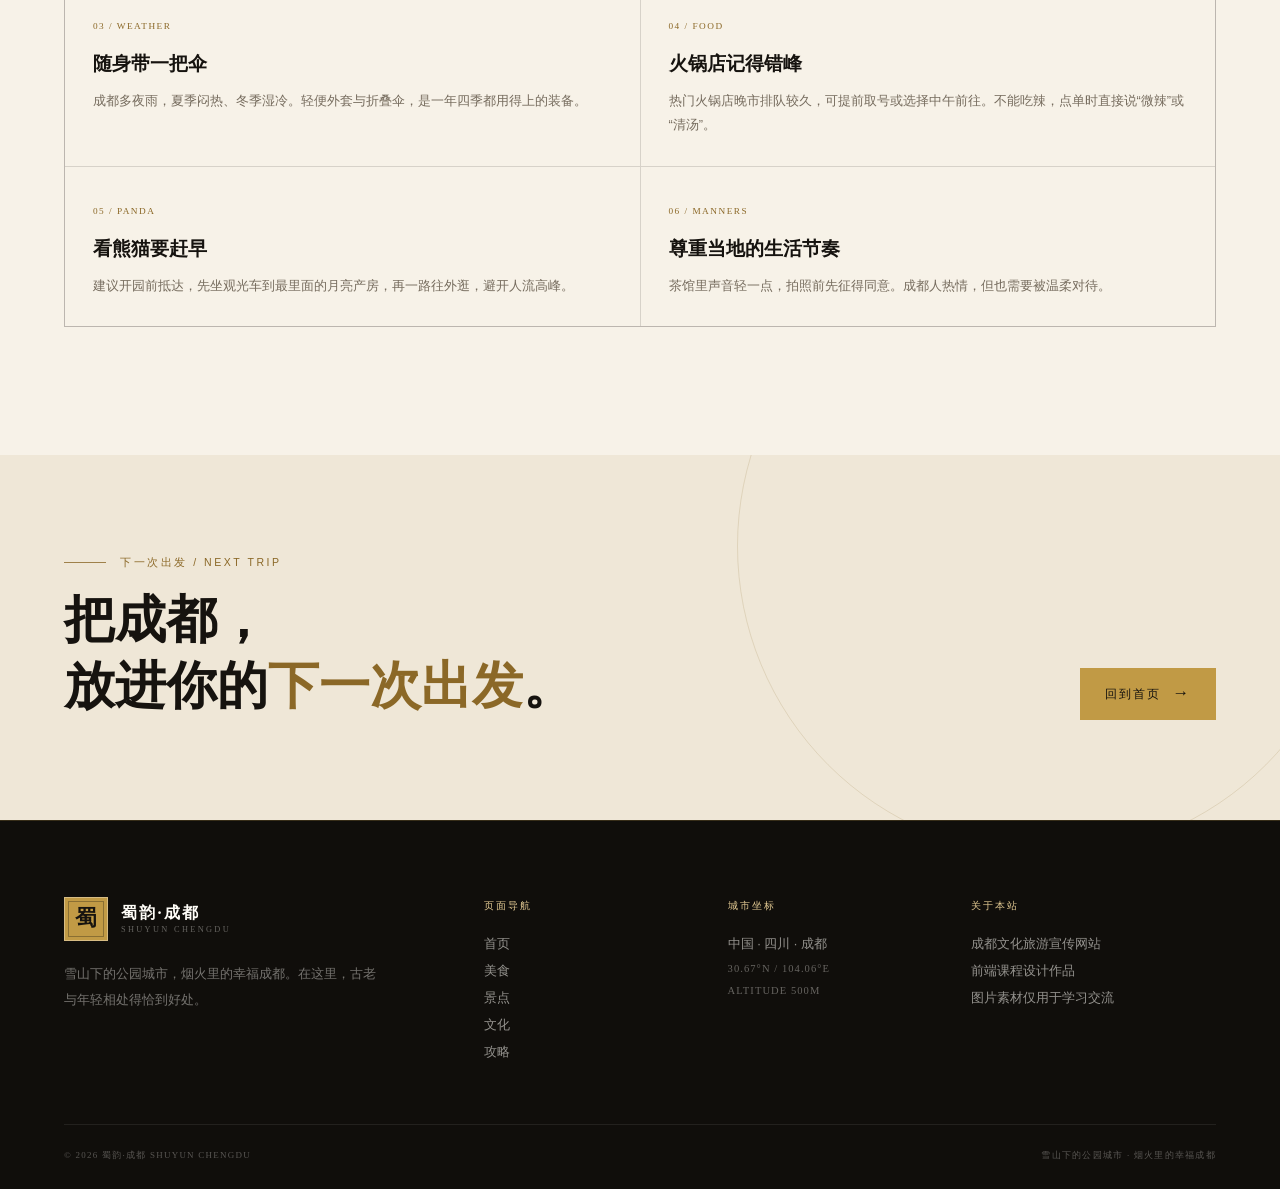
<file: travel.html>
<!DOCTYPE html>
<html lang="zh-CN">
<head>
  <meta charset="UTF-8">
  <meta name="viewport" content="width=device-width, initial-scale=1.0">
  <meta name="theme-color" content="#16130f">
  <meta name="description" content="成都旅行攻略：交通方式对比、三日行程建议与实用贴士，帮你把成都之旅安排得从容又尽兴。">
  <title>成都攻略｜蜀韵·成都</title>

  <link rel="icon" href="assets/images/favicon.svg" type="image/svg+xml">
  <link rel="preload" href="assets/images/travel-hero.jpg" as="image">
  <link rel="stylesheet" href="css/style.css">
  <script>document.documentElement.classList.add("js");</script>
  <script src="js/main.js" defer></script>
</head>

<body class="page page--travel">
  <a class="skip-link" href="#main">跳至主要内容</a>

  <!-- ==================== 页头：与首页保持一致 ==================== -->
  <header class="site-header" data-header>
    <div class="container header__inner">
      <a class="brand" href="index.html" aria-label="蜀韵·成都 首页">
        <span class="brand__seal" aria-hidden="true">蜀</span>
        <span class="brand__text">
          <strong>蜀韵·成都</strong>
          <small>SHUYUN CHENGDU</small>
        </span>
      </a>

      <nav class="main-nav" aria-label="主导航">
        <a class="nav-link" href="index.html"><span>01</span>首页</a>
        <a class="nav-link" href="food.html"><span>02</span>美食</a>
        <a class="nav-link" href="sights.html"><span>03</span>景点</a>
        <a class="nav-link" href="culture.html"><span>04</span>文化</a>
        <a class="nav-link is-active" href="travel.html" aria-current="page"><span>05</span>攻略</a>
      </nav>

      <div class="header__actions">
        <a class="header__plan" href="travel.html">规划行程 <span aria-hidden="true">↗</span></a>
        <button class="nav-toggle" type="button" aria-label="打开菜单" aria-expanded="false" aria-controls="mobileMenu" data-nav-toggle>
          <span></span>
          <span></span>
        </button>
      </div>
    </div>
  </header>

  <div class="mobile-menu" id="mobileMenu" data-mobile-menu aria-hidden="true">
    <div class="mobile-menu__inner">
      <p class="mobile-menu__kicker">MENU · 蜀韵成都</p>
      <nav class="mobile-menu__nav" aria-label="移动端导航">
        <a class="mobile-menu__link" href="index.html"><span>01</span><strong>首页</strong><em>Home</em></a>
        <a class="mobile-menu__link" href="food.html"><span>02</span><strong>美食</strong><em>Food</em></a>
        <a class="mobile-menu__link" href="sights.html"><span>03</span><strong>景点</strong><em>Sights</em></a>
        <a class="mobile-menu__link" href="culture.html"><span>04</span><strong>文化</strong><em>Culture</em></a>
        <a class="mobile-menu__link is-active" href="travel.html"><span>05</span><strong>攻略</strong><em>Travel</em></a>
      </nav>
      <div class="mobile-menu__foot">
        <p>雪山下的公园城市<br>烟火里的幸福成都</p>
        <a class="text-link text-link--gold" href="travel.html">开始规划旅程 <span>→</span></a>
      </div>
    </div>
  </div>

  <main id="main">
    <!-- ==================== 攻略页页头 ==================== -->
    <section class="page-hero page-hero--travel">
      <div class="page-hero__media" role="img" aria-label="成都城市夜景与天府大道"></div>
      <div class="page-hero__veil"></div>
      <div class="container page-hero__inner">
        <p class="eyebrow eyebrow--light"><span class="eyebrow__line"></span>04 / TRAVEL GUIDE</p>
        <h1>行在<em>成都</em></h1>
        <p class="page-hero__lead">第一次来成都，怎么走、怎么吃、怎么安排？这份轻量攻略，帮你把时间留给真正值得的风景。</p>
      </div>
      <div class="page-hero__meta">
        <div class="container">
          <span>CHENGDU · SICHUAN</span>
          <span class="page-hero__meta-line"></span>
          <span>从容出发 · 尽兴而归</span>
        </div>
      </div>
      <div class="page-hero__num" aria-hidden="true">04</div>
    </section>

    <!-- ==================== 出行速览 ==================== -->
    <section class="section section--tight section--paper">
      <div class="container">
        <div class="travel-facts reveal">
          <div class="fact">
            <span>最佳季节 / SEASON</span>
            <strong>3–5 月 · 9–11 月</strong>
          </div>
          <div class="fact">
            <span>建议停留 / DURATION</span>
            <strong>3–5 天</strong>
          </div>
          <div class="fact">
            <span>抵达机场 / AIRPORT</span>
            <strong>双流 · 天府</strong>
          </div>
          <div class="fact">
            <span>市内出行 / GET AROUND</span>
            <strong>地铁 + 步行</strong>
          </div>
        </div>
      </div>
    </section>

    <!-- ==================== 交通方式对比表格 ==================== -->
    <section class="section section--paper" id="transport">
      <div class="container">
        <div class="section-head section-head--split reveal">
          <div>
            <p class="eyebrow"><span class="eyebrow__line"></span>交通对比 / TRANSPORT</p>
            <h2>怎么走，<em>更划算</em></h2>
          </div>
          <p class="section-head__desc">成都地铁覆盖主要景点，市区出行优先推荐地铁。远郊景区可结合直通车、出租车或自驾，按人数和行程灵活选择。</p>
        </div>

        <div class="table-wrap reveal">
          <table class="transport-table">
            <caption class="sr-only">成都常见交通方式在耗时与费用上的对比</caption>
            <thead>
              <tr>
                <th scope="col">交通方式</th>
                <th scope="col">耗时</th>
                <th scope="col">费用</th>
              </tr>
            </thead>
            <tbody>
              <tr>
                <th scope="row">
                  <span class="transport-way">
                    <span class="transport-way__icon" aria-hidden="true">
                      <svg viewBox="0 0 24 24" fill="none" stroke="currentColor" stroke-width="1.5"><rect x="5" y="3" width="14" height="14" rx="3"/><path d="M5 10h14M8 21l2-4M16 21l-2-4"/><circle cx="9" cy="14" r=".8" fill="currentColor"/><circle cx="15" cy="14" r=".8" fill="currentColor"/></svg>
                    </span>
                    <span>
                      <strong>地铁</strong>
                      <small>METRO</small>
                    </span>
                  </span>
                </th>
                <td>覆盖全城</td>
                <td class="cost">¥3-12</td>
              </tr>
              <tr>
                <th scope="row">
                  <span class="transport-way">
                    <span class="transport-way__icon" aria-hidden="true">
                      <svg viewBox="0 0 24 24" fill="none" stroke="currentColor" stroke-width="1.5"><path d="M4 16l1.7-5.1A2 2 0 017.6 9h8.8a2 2 0 011.9 1.9L20 16"/><path d="M4 16h16v3H4z"/><circle cx="7.5" cy="19" r="1.4"/><circle cx="16.5" cy="19" r="1.4"/><path d="M9 9V6h6v3"/></svg>
                    </span>
                    <span>
                      <strong>出租车</strong>
                      <small>TAXI</small>
                    </span>
                  </span>
                </th>
                <td>视距离</td>
                <td class="cost">¥15-60</td>
              </tr>
              <tr>
                <th scope="row">
                  <span class="transport-way">
                    <span class="transport-way__icon" aria-hidden="true">
                      <svg viewBox="0 0 24 24" fill="none" stroke="currentColor" stroke-width="1.5"><rect x="3" y="5" width="18" height="12" rx="2"/><path d="M3 9h18M7 17v3M17 17v3M7 13h2M15 13h2"/></svg>
                    </span>
                    <span>
                      <strong>景区直通车</strong>
                      <small>SHUTTLE BUS</small>
                    </span>
                  </span>
                </th>
                <td>1-1.5h</td>
                <td class="cost">¥25-35</td>
              </tr>
              <tr>
                <th scope="row">
                  <span class="transport-way">
                    <span class="transport-way__icon" aria-hidden="true">
                      <svg viewBox="0 0 24 24" fill="none" stroke="currentColor" stroke-width="1.5"><circle cx="6" cy="17" r="3"/><circle cx="18" cy="17" r="3"/><path d="M6 17l3-7h5l3 7M9 10l2-3h4M14 10l-1-4"/></svg>
                    </span>
                    <span>
                      <strong>共享单车</strong>
                      <small>SHARED BIKE</small>
                    </span>
                  </span>
                </th>
                <td>15–40 分钟</td>
                <td class="cost">¥1.5-3</td>
              </tr>
            </tbody>
          </table>
        </div>
        <p class="table-note">注：以上耗时与费用为日常出行参考区间，节假日、夜间及景区周边可能上浮；景区直通车线路以官方发布为准。</p>
      </div>
    </section>

    <!-- ==================== 三日行程建议 ==================== -->
    <section class="section section--sand">
      <div class="container">
        <div class="section-head section-head--split reveal">
          <div>
            <p class="eyebrow"><span class="eyebrow__line"></span>行程建议 / ITINERARY</p>
            <h2>三天，<em>刚刚好</em></h2>
          </div>
          <p class="section-head__desc">不追求打卡数量，把每一天留给一个主题。市区与近郊分开走，既能看够风景，也能留出喝茶和发呆的时间。</p>
        </div>

        <div class="timeline reveal">
          <article class="day">
            <div class="day__head">
              <span class="day__num">DAY 01</span>
              <h3>老城慢游</h3>
            </div>
            <p class="day__route">宽窄巷子 <span>→</span> 人民公园（鹤鸣茶社） <span>→</span> 武侯祠 <span>→</span> 锦里夜景</p>
            <p class="day__note">清晨的宽窄巷子人最少。中午在人民公园喝盖碗茶、吃钟水饺，傍晚去锦里看灯。</p>
          </article>

          <article class="day">
            <div class="day__head">
              <span class="day__num">DAY 02</span>
              <h3>国宝与烟火</h3>
            </div>
            <p class="day__route">大熊猫基地（建议 7:30 前到） <span>→</span> 文殊院 <span>→</span> 春熙路 / 太古里 <span>→</span> 火锅</p>
            <p class="day__note">看熊猫要趁早，上午活跃度最高。下午回市区逛街，晚上用一顿火锅收尾。</p>
          </article>

          <article class="day">
            <div class="day__head">
              <span class="day__num">DAY 03</span>
              <h3>山水古堰</h3>
            </div>
            <p class="day__route">都江堰 <span>→</span> 青城山前山 <span>→</span> 返回成都市区</p>
            <p class="day__note">建议乘早班城际列车或景区直通车。都江堰安排半天，青城山按体力选择前山或后山。</p>
          </article>
        </div>
      </div>
    </section>

    <!-- ==================== 实用贴士 ==================== -->
    <section class="section section--paper">
      <div class="container">
        <div class="section-head section-head--split reveal">
          <div>
            <p class="eyebrow"><span class="eyebrow__line"></span>实用贴士 / TIPS</p>
            <h2>出发前，<em>看这几条</em></h2>
          </div>
          <p class="section-head__desc">成都的节奏不快，但热门景区和餐厅依然需要一点提前量。准备得从容，玩得才松弛。</p>
        </div>

        <div class="tips-grid reveal">
          <div class="tip">
            <span class="tip__num">01 / BOOK</span>
            <h3>热门景区提前预约</h3>
            <p>熊猫基地、都江堰、青城山等景区建议提前在官方渠道预约购票，节假日尤其需要。</p>
          </div>
          <div class="tip">
            <span class="tip__num">02 / TRANSIT</span>
            <h3>地铁 + 乘车码最方便</h3>
            <p>下载“天府通”或使用手机乘车码即可乘坐地铁与公交。市区景点密集，步行往往比打车更快。</p>
          </div>
          <div class="tip">
            <span class="tip__num">03 / WEATHER</span>
            <h3>随身带一把伞</h3>
            <p>成都多夜雨，夏季闷热、冬季湿冷。轻便外套与折叠伞，是一年四季都用得上的装备。</p>
          </div>
          <div class="tip">
            <span class="tip__num">04 / FOOD</span>
            <h3>火锅店记得错峰</h3>
            <p>热门火锅店晚市排队较久，可提前取号或选择中午前往。不能吃辣，点单时直接说“微辣”或“清汤”。</p>
          </div>
          <div class="tip">
            <span class="tip__num">05 / PANDA</span>
            <h3>看熊猫要赶早</h3>
            <p>建议开园前抵达，先坐观光车到最里面的月亮产房，再一路往外逛，避开人流高峰。</p>
          </div>
          <div class="tip">
            <span class="tip__num">06 / MANNERS</span>
            <h3>尊重当地的生活节奏</h3>
            <p>茶馆里声音轻一点，拍照前先征得同意。成都人热情，但也需要被温柔对待。</p>
          </div>
        </div>
      </div>
    </section>

    <!-- ==================== 页面收尾引导 ==================== -->
    <section class="cta-band">
      <div class="container cta-band__inner reveal">
        <div>
          <p class="eyebrow"><span class="eyebrow__line"></span>下一次出发 / NEXT TRIP</p>
          <h2>把成都，<br>放进你的<em>下一次出发</em>。</h2>
        </div>
        <a class="btn btn--gold" href="index.html">回到首页 <span class="btn__arrow" aria-hidden="true">→</span></a>
      </div>
    </section>
  </main>

  <!-- ==================== 页脚：与首页保持一致 ==================== -->
  <footer class="site-footer">
    <div class="container">
      <div class="footer__top">
        <div class="footer__brand">
          <a class="brand" href="index.html" aria-label="蜀韵·成都 首页">
            <span class="brand__seal" aria-hidden="true">蜀</span>
            <span class="brand__text">
              <strong>蜀韵·成都</strong>
              <small>SHUYUN CHENGDU</small>
            </span>
          </a>
          <p class="footer__desc">雪山下的公园城市，烟火里的幸福成都。在这里，古老与年轻相处得恰到好处。</p>
        </div>

        <div class="footer__col">
          <h4>页面导航</h4>
          <a href="index.html">首页</a>
          <a href="food.html">美食</a>
          <a href="sights.html">景点</a>
          <a href="culture.html">文化</a>
          <a href="travel.html">攻略</a>
        </div>

        <div class="footer__col">
          <h4>城市坐标</h4>
          <p>中国 · 四川 · 成都</p>
          <p class="is-mono">30.67°N / 104.06°E</p>
          <p class="is-mono">ALTITUDE 500M</p>
        </div>

        <div class="footer__col">
          <h4>关于本站</h4>
          <p>成都文化旅游宣传网站</p>
          <p>前端课程设计作品</p>
          <p>图片素材仅用于学习交流</p>
        </div>
      </div>

      <div class="footer__bottom">
        <p>© <span data-year>2026</span> 蜀韵·成都 SHUYUN CHENGDU</p>
        <p>雪山下的公园城市 · 烟火里的幸福成都</p>
      </div>
    </div>
  </footer>

  <button class="to-top" type="button" data-to-top aria-label="返回顶部">
    <svg viewBox="0 0 24 24" fill="none" stroke="currentColor" stroke-width="1.6" aria-hidden="true"><path d="M12 19V5M6 11l6-6 6 6"/></svg>
  </button>
</body>
</html>
</file>
<file: css/style.css>
@charset "UTF-8";

/* ============================================================
   蜀韵·成都 — 成都文化旅游宣传网站
   样式表：全站共用
   设计基调：现代简约 / 米白纸感 / 墨色 / 金色点缀
   目录：
   01. 设计变量与基础重置
   02. 通用排版与按钮
   03. 页头与移动端导航
   04. 首页全屏轮播
   05. 子页面页头
   06. 通用区块与标题
   07. 首页：城市映像（视频）
   08. 首页：关于成都与数据
   09. 首页：城市切片与诗句
   10. 美食页
   11. 景点页
   12. 文化页
   13. 攻略页与交通表格
   14. 页脚与返回顶部
   15. 滚动动效与响应式
   ============================================================ */

/* ========== 01. 设计变量与基础重置 ========== */
:root {
  /* 色彩 */
  --ink: #16130f;
  --ink-2: #201c16;
  --ink-3: #2b261f;
  --paper: #f7f2e8;
  --paper-2: #efe7d7;
  --sand: #e6dbc6;
  --white: #fffdf8;
  --gold: #c19a45;
  --gold-light: #e4cb94;
  --gold-pale: #f0e2c4;
  --gold-deep: #8b6827;
  --muted: #766c5e;
  --muted-light: #a79c8c;
  --line: rgba(22, 19, 15, 0.14);
  --line-soft: rgba(22, 19, 15, 0.08);
  --line-light: rgba(255, 253, 248, 0.16);

  /* 字体 */
  --font-serif: "Noto Serif SC", "Songti SC", "STSong", "SimSun", serif;
  --font-sans: "Noto Sans SC", "Microsoft YaHei", "PingFang SC", sans-serif;
  --font-latin: "Palatino Linotype", "Book Antiqua", Georgia, serif;

  /* 尺寸与动效 */
  --container: 1280px;
  --gutter: clamp(22px, 5vw, 72px);
  --header-h: 84px;
  --ease: cubic-bezier(0.22, 0.61, 0.36, 1);
  --shadow: 0 30px 80px rgba(22, 19, 15, 0.12);
}

*,
*::before,
*::after {
  box-sizing: border-box;
}

html {
  scroll-behavior: smooth;
  scroll-padding-top: 96px;
}

body {
  margin: 0;
  background: var(--paper);
  color: var(--ink);
  font-family: var(--font-sans);
  font-size: 16px;
  line-height: 1.8;
  -webkit-font-smoothing: antialiased;
  text-rendering: optimizeLegibility;
  overflow-x: hidden;
}

body.nav-open {
  overflow: hidden;
}

::selection {
  background: var(--gold);
  color: var(--ink);
}

h1,
h2,
h3,
h4,
p,
figure,
blockquote {
  margin: 0;
}

ul,
ol {
  margin: 0;
  padding: 0;
  list-style: none;
}

img {
  display: block;
  max-width: 100%;
}

a {
  color: inherit;
  text-decoration: none;
}

button,
input {
  font: inherit;
  color: inherit;
}

button {
  padding: 0;
  border: 0;
  background: none;
  cursor: pointer;
}

em {
  font-style: normal;
  color: var(--gold-deep);
}

svg {
  display: block;
}

:focus-visible {
  outline: 2px solid var(--gold);
  outline-offset: 4px;
}

.container {
  width: min(calc(100% - var(--gutter) * 2), var(--container));
  margin-inline: auto;
}

.sr-only {
  position: absolute;
  width: 1px;
  height: 1px;
  padding: 0;
  margin: -1px;
  overflow: hidden;
  clip: rect(0, 0, 0, 0);
  white-space: nowrap;
  border: 0;
}

.skip-link {
  position: fixed;
  top: 12px;
  left: 12px;
  z-index: 10000;
  padding: 10px 18px;
  background: var(--gold);
  color: var(--ink);
  font-size: 0.8rem;
  transform: translateY(-160%);
  transition: transform 0.3s var(--ease);
}

.skip-link:focus {
  transform: translateY(0);
}

/* ========== 02. 通用排版与按钮 ========== */
.eyebrow {
  display: flex;
  align-items: center;
  gap: 14px;
  color: var(--gold-deep);
  font-size: 0.66rem;
  font-weight: 500;
  line-height: 1.5;
  letter-spacing: 0.24em;
  text-transform: uppercase;
}

.eyebrow__line {
  display: inline-block;
  width: 42px;
  height: 1px;
  background: currentColor;
  opacity: 0.8;
}

.eyebrow--light {
  color: var(--gold-light);
}

.eyebrow--gold {
  color: var(--gold);
}

.section-head h2,
.film__head h2 {
  margin-top: 18px;
  font-family: var(--font-serif);
  font-size: clamp(2.15rem, 4.5vw, 3.85rem);
  font-weight: 600;
  line-height: 1.26;
  letter-spacing: 0.01em;
}

.section-head h2 em,
.film__head h2 em {
  color: var(--gold-deep);
}

.section-head__desc {
  max-width: 440px;
  color: var(--muted);
  font-size: 0.96rem;
  line-height: 2.05;
}

.section-head--split {
  display: flex;
  align-items: flex-end;
  justify-content: space-between;
  gap: 48px;
}

.section-head--split .section-head__desc {
  padding-bottom: 6px;
}

.btn {
  display: inline-flex;
  align-items: center;
  justify-content: center;
  gap: 12px;
  min-height: 52px;
  padding: 0 24px;
  border: 1px solid transparent;
  font-size: 0.78rem;
  font-weight: 500;
  letter-spacing: 0.14em;
  line-height: 1;
  transition: background 0.35s var(--ease), color 0.35s var(--ease),
    border-color 0.35s var(--ease), transform 0.35s var(--ease);
}

.btn:hover {
  transform: translateY(-2px);
}

.btn--gold {
  background: var(--gold);
  border-color: var(--gold);
  color: var(--ink);
}

.btn--gold:hover {
  background: var(--gold-light);
  border-color: var(--gold-light);
}

.btn--ghost {
  border-color: rgba(255, 253, 248, 0.38);
  color: var(--white);
  backdrop-filter: blur(4px);
}

.btn--ghost:hover {
  background: rgba(255, 253, 248, 0.1);
  border-color: rgba(255, 253, 248, 0.78);
}

.btn__arrow {
  font-size: 1.05rem;
  transition: transform 0.35s var(--ease);
}

.btn:hover .btn__arrow {
  transform: translateX(4px);
}

.btn__play {
  display: grid;
  place-items: center;
  width: 22px;
  height: 22px;
  border: 1px solid currentColor;
  border-radius: 50%;
}

.btn__play svg {
  width: 7px;
  height: 8px;
  margin-left: 1px;
}

.text-link {
  display: inline-flex;
  align-items: center;
  gap: 12px;
  padding-bottom: 6px;
  border-bottom: 1px solid var(--line);
  color: var(--ink);
  font-size: 0.76rem;
  letter-spacing: 0.14em;
  transition: color 0.3s var(--ease), border-color 0.3s var(--ease);
}

.text-link span {
  color: var(--gold-deep);
  transition: transform 0.35s var(--ease);
}

.text-link:hover {
  color: var(--gold-deep);
  border-color: var(--gold-deep);
}

.text-link:hover span {
  transform: translateX(4px);
}

.text-link--gold {
  color: var(--gold-light);
  border-color: rgba(228, 203, 148, 0.35);
}

.text-link--gold:hover {
  color: var(--white);
  border-color: var(--gold-light);
}

.circle-btn {
  display: grid;
  place-items: center;
  width: 42px;
  height: 42px;
  border: 1px solid currentColor;
  border-radius: 50%;
  color: inherit;
  transition: background 0.3s var(--ease), color 0.3s var(--ease),
    border-color 0.3s var(--ease);
}

.circle-btn svg {
  width: 15px;
  height: 15px;
}

.circle-btn:hover {
  background: var(--gold);
  border-color: var(--gold);
  color: var(--ink);
}

.section {
  position: relative;
  padding: clamp(82px, 10vw, 150px) 0;
}

.section--tight {
  padding: clamp(58px, 7vw, 96px) 0;
}

.section--paper {
  background: var(--paper);
}

.section--sand {
  background: var(--paper-2);
}

.section--ink {
  background: var(--ink);
  color: var(--white);
}

.section--ink .section-head__desc,
.section--ink .section-head h2 {
  color: var(--white);
}

.section--ink .section-head h2 em {
  color: var(--gold-light);
}

/* ========== 03. 页头与移动端导航 ========== */
.site-header {
  position: fixed;
  inset: 0 0 auto;
  z-index: 100;
  height: var(--header-h);
  color: var(--white);
  transition: background 0.45s var(--ease), color 0.45s var(--ease),
    box-shadow 0.45s var(--ease);
}

.site-header::before {
  content: "";
  position: absolute;
  inset: 0;
  background: linear-gradient(to bottom, rgba(8, 7, 6, 0.62), transparent);
  pointer-events: none;
  transition: opacity 0.45s var(--ease);
}

.site-header.is-scrolled {
  background: rgba(247, 242, 232, 0.94);
  color: var(--ink);
  box-shadow: 0 1px 0 var(--line);
  backdrop-filter: blur(18px);
}

.site-header:not(.is-scrolled) .header__inner {
  text-shadow: 0 1px 18px rgba(0, 0, 0, 0.48);
}

.site-header.is-scrolled::before {
  opacity: 0;
}

.header__inner {
  position: relative;
  z-index: 2;
  display: flex;
  align-items: center;
  justify-content: space-between;
  gap: 36px;
  height: 100%;
}

.brand {
  display: inline-flex;
  align-items: center;
  gap: 13px;
  flex: 0 0 auto;
}

.brand__seal {
  display: grid;
  place-items: center;
  width: 42px;
  height: 42px;
  border: 1px solid rgba(255, 253, 248, 0.35);
  background: var(--gold);
  color: var(--ink);
  font-family: var(--font-serif);
  font-size: 1.35rem;
  font-weight: 700;
  line-height: 1;
  box-shadow: inset 0 0 0 3px var(--gold),
    inset 0 0 0 4px rgba(22, 19, 15, 0.32);
  transition: box-shadow 0.35s var(--ease), background 0.35s var(--ease);
}

.brand__text {
  display: flex;
  flex-direction: column;
  gap: 2px;
}

.brand__text strong {
  font-family: var(--font-serif);
  font-size: 1.02rem;
  font-weight: 600;
  line-height: 1.2;
  letter-spacing: 0.14em;
  white-space: nowrap;
}

.brand__text small {
  color: currentColor;
  font-family: var(--font-latin);
  font-size: 0.52rem;
  letter-spacing: 0.28em;
  line-height: 1.2;
  opacity: 0.58;
}

.main-nav {
  display: flex;
  align-items: center;
  gap: clamp(20px, 2.6vw, 40px);
  margin-left: auto;
}

.nav-link {
  position: relative;
  display: inline-flex;
  align-items: baseline;
  gap: 7px;
  padding: 8px 0;
  font-size: 0.82rem;
  letter-spacing: 0.12em;
  white-space: nowrap;
  transition: color 0.3s var(--ease);
}

.nav-link span {
  color: var(--gold-light);
  font-family: var(--font-latin);
  font-size: 0.54rem;
  letter-spacing: 0.04em;
  opacity: 0.7;
}

.nav-link::after {
  content: "";
  position: absolute;
  left: 0;
  right: 100%;
  bottom: 0;
  height: 1px;
  background: var(--gold);
  transition: right 0.4s var(--ease);
}

.nav-link:hover::after,
.nav-link.is-active::after {
  right: 0;
}

.nav-link.is-active {
  color: var(--gold-light);
}

.site-header.is-scrolled .nav-link.is-active {
  color: var(--gold-deep);
}

.site-header.is-scrolled .nav-link span {
  color: var(--gold-deep);
}

.header__actions {
  display: flex;
  align-items: center;
  gap: 24px;
  flex: 0 0 auto;
}

.header__plan {
  display: inline-flex;
  align-items: center;
  gap: 8px;
  padding-bottom: 5px;
  border-bottom: 1px solid rgba(228, 203, 148, 0.6);
  color: var(--gold-light);
  font-size: 0.68rem;
  letter-spacing: 0.16em;
  transition: color 0.3s var(--ease), border-color 0.3s var(--ease);
}

.header__plan:hover {
  color: var(--white);
  border-color: var(--white);
}

.site-header.is-scrolled .header__plan {
  color: var(--gold-deep);
  border-color: rgba(139, 104, 39, 0.4);
}

.site-header.is-scrolled .header__plan:hover {
  color: var(--ink);
  border-color: var(--ink);
}

.nav-toggle {
  display: none;
  position: relative;
  width: 36px;
  height: 36px;
  color: inherit;
}

.nav-toggle span {
  position: absolute;
  left: 6px;
  width: 24px;
  height: 1px;
  background: currentColor;
  transition: transform 0.35s var(--ease), top 0.35s var(--ease),
    opacity 0.3s var(--ease);
}

.nav-toggle span:first-child {
  top: 14px;
}

.nav-toggle span:last-child {
  top: 21px;
}

body.nav-open .nav-toggle span:first-child {
  top: 18px;
  transform: rotate(45deg);
}

body.nav-open .nav-toggle span:last-child {
  top: 18px;
  transform: rotate(-45deg);
}

body.nav-open .site-header {
  background: transparent;
  color: var(--white);
  box-shadow: none;
}

body.nav-open .site-header::before {
  opacity: 0;
}

body.nav-open .site-header .nav-link.is-active,
body.nav-open .site-header .nav-link span {
  color: var(--gold-light);
}

body.nav-open .site-header .header__plan {
  color: var(--gold-light);
  border-color: rgba(228, 203, 148, 0.45);
}

.mobile-menu {
  position: fixed;
  inset: 0;
  z-index: 99;
  display: flex;
  flex-direction: column;
  padding: calc(var(--header-h) + 26px) var(--gutter) 34px;
  overflow-y: auto;
  background: var(--ink);
  color: var(--white);
  visibility: hidden;
  clip-path: inset(0 0 100% 0);
  transition: clip-path 0.75s var(--ease), visibility 0.75s var(--ease);
}

.mobile-menu::before {
  content: "";
  position: absolute;
  top: -20%;
  right: -20%;
  width: 70vw;
  height: 70vw;
  border-radius: 50%;
  background: radial-gradient(circle, rgba(193, 154, 69, 0.15), transparent 65%);
  pointer-events: none;
}

.mobile-menu.is-open {
  visibility: visible;
  clip-path: inset(0);
}

.mobile-menu__inner {
  position: relative;
  z-index: 1;
  display: flex;
  flex-direction: column;
  min-height: 100%;
}

.mobile-menu__kicker {
  margin-bottom: 20px;
  color: var(--gold);
  font-family: var(--font-latin);
  font-size: 0.58rem;
  letter-spacing: 0.3em;
}

.mobile-menu__nav {
  border-top: 1px solid rgba(255, 253, 248, 0.12);
}

.mobile-menu__link {
  display: grid;
  grid-template-columns: 34px 1fr auto;
  align-items: baseline;
  gap: 14px;
  padding: 18px 0;
  border-bottom: 1px solid rgba(255, 253, 248, 0.12);
  opacity: 0;
  transform: translateY(14px);
  transition: opacity 0.5s var(--ease), transform 0.5s var(--ease);
}

.mobile-menu.is-open .mobile-menu__link {
  opacity: 1;
  transform: none;
}

.mobile-menu.is-open .mobile-menu__link:nth-child(1) { transition-delay: 0.18s; }
.mobile-menu.is-open .mobile-menu__link:nth-child(2) { transition-delay: 0.24s; }
.mobile-menu.is-open .mobile-menu__link:nth-child(3) { transition-delay: 0.30s; }
.mobile-menu.is-open .mobile-menu__link:nth-child(4) { transition-delay: 0.36s; }
.mobile-menu.is-open .mobile-menu__link:nth-child(5) { transition-delay: 0.42s; }

.mobile-menu__link span {
  color: var(--gold);
  font-family: var(--font-latin);
  font-size: 0.58rem;
  letter-spacing: 0.08em;
}

.mobile-menu__link strong {
  font-family: var(--font-serif);
  font-size: clamp(1.65rem, 7vw, 2.25rem);
  font-weight: 500;
  letter-spacing: 0.08em;
}

.mobile-menu__link em {
  color: var(--muted-light);
  font-family: var(--font-latin);
  font-size: 0.62rem;
  letter-spacing: 0.16em;
}

.mobile-menu__link.is-active strong {
  color: var(--gold-light);
}

.mobile-menu__foot {
  display: flex;
  align-items: flex-end;
  justify-content: space-between;
  gap: 24px;
  margin-top: auto;
  padding-top: 48px;
}

.mobile-menu__foot p {
  color: var(--muted-light);
  font-family: var(--font-serif);
  font-size: 0.84rem;
  line-height: 1.9;
  letter-spacing: 0.08em;
}

/* ========== 04. 首页全屏轮播 ========== */
.hero {
  position: relative;
  height: 100vh;
  height: 100svh;
  min-height: 650px;
  overflow: hidden;
  background: var(--ink);
  color: var(--white);
  isolation: isolate;
}

.hero__slides {
  position: absolute;
  inset: 0;
}

.hero-slide {
  position: absolute;
  inset: 0;
  visibility: hidden;
  opacity: 0;
  transition: opacity 1.1s var(--ease), visibility 1.1s var(--ease);
}

.hero-slide.is-active {
  visibility: visible;
  opacity: 1;
  z-index: 2;
}

.hero-slide__bg {
  position: absolute;
  inset: -2%;
  background-position: center;
  background-repeat: no-repeat;
  background-size: cover;
  transform: scale(1.02);
}

.hero-slide.is-active .hero-slide__bg {
  animation: heroZoom 9s var(--ease) both;
}

.hero-slide--city .hero-slide__bg {
  background-image: url("../assets/images/banner-city.jpg");
  background-position: center 42%;
}

.hero-slide--lantern .hero-slide__bg {
  background-image: url("../assets/images/banner-lantern.jpg");
  background-position: center 45%;
}

.hero-slide--panda .hero-slide__bg {
  background-image: url("../assets/images/banner-panda.jpg");
  background-position: center 42%;
}

@keyframes heroZoom {
  from { transform: scale(1.09); }
  to { transform: scale(1.01); }
}

.hero-slide__veil {
  position: absolute;
  inset: 0;
  background:
    linear-gradient(90deg, rgba(8, 7, 6, 0.78) 0%, rgba(8, 7, 6, 0.46) 42%, rgba(8, 7, 6, 0.08) 78%),
    linear-gradient(0deg, rgba(8, 7, 6, 0.88) 0%, rgba(8, 7, 6, 0.12) 45%, rgba(8, 7, 6, 0.24) 100%);
}

.hero__content {
  position: relative;
  z-index: 3;
  display: flex;
  flex-direction: column;
  justify-content: center;
  height: 100%;
  padding-top: calc(var(--header-h) + 34px);
  padding-bottom: 156px;
}

.hero__content > * {
  opacity: 0;
  transform: translateY(22px);
}

.hero-slide.is-active .hero__content > * {
  animation: heroRise 0.9s var(--ease) forwards;
}

.hero-slide.is-active .hero__content > *:nth-child(1) { animation-delay: 0.18s; }
.hero-slide.is-active .hero__content > *:nth-child(2) { animation-delay: 0.28s; }
.hero-slide.is-active .hero__content > *:nth-child(3) { animation-delay: 0.40s; }
.hero-slide.is-active .hero__content > *:nth-child(4) { animation-delay: 0.52s; }

@keyframes heroRise {
  to {
    opacity: 1;
    transform: none;
  }
}

.hero__title {
  max-width: 900px;
  margin-top: 24px;
  font-family: var(--font-serif);
  font-size: clamp(3.35rem, 8.7vw, 8.2rem);
  font-weight: 500;
  line-height: 1.08;
  letter-spacing: 0.01em;
  text-wrap: balance;
}

.hero__title em {
  color: var(--gold-light);
}

.hero__desc {
  max-width: 560px;
  margin-top: 28px;
  color: rgba(255, 253, 248, 0.76);
  font-size: clamp(0.94rem, 1.3vw, 1.06rem);
  line-height: 2.05;
}

.hero__actions {
  display: flex;
  flex-wrap: wrap;
  gap: 14px;
  margin-top: 38px;
}

.hero__rail {
  position: absolute;
  top: 50%;
  right: 28px;
  z-index: 4;
  display: flex;
  align-items: center;
  gap: 20px;
  color: rgba(255, 253, 248, 0.48);
  font-family: var(--font-latin);
  font-size: 0.56rem;
  letter-spacing: 0.28em;
  writing-mode: vertical-rl;
  transform: translateY(-50%);
}

.hero__rail i {
  display: block;
  width: 1px;
  height: 54px;
  background: rgba(255, 253, 248, 0.28);
}

.hero__bottom {
  position: absolute;
  left: 0;
  right: 0;
  bottom: 0;
  z-index: 5;
  border-top: 1px solid rgba(255, 253, 248, 0.16);
}

.hero__bottom-inner {
  display: grid;
  grid-template-columns: auto 1fr auto auto;
  align-items: center;
  gap: 38px;
  padding: 20px 0;
}

.hero__counter {
  display: flex;
  align-items: baseline;
  gap: 8px;
  color: var(--gold-light);
  font-family: var(--font-latin);
}

.hero__counter span {
  font-size: 1.7rem;
  line-height: 1;
}

.hero__counter em {
  color: rgba(255, 253, 248, 0.45);
  font-size: 0.62rem;
  letter-spacing: 0.12em;
}

.hero__caption {
  justify-self: start;
  color: rgba(255, 253, 248, 0.6);
  font-size: 0.65rem;
  letter-spacing: 0.2em;
}

.hero__controls {
  display: flex;
  align-items: center;
  gap: 18px;
}

.hero__dots {
  display: flex;
  align-items: center;
  gap: 9px;
}

.hero__dot {
  position: relative;
  width: 32px;
  height: 3px;
  overflow: hidden;
  background: rgba(255, 253, 248, 0.24);
}

.hero__dot i {
  position: absolute;
  inset: 0;
  background: var(--gold-light);
  transform: scaleX(0);
  transform-origin: left center;
}

.hero__dot.is-active {
  background: rgba(255, 253, 248, 0.3);
}

.hero__scroll {
  display: flex;
  align-items: center;
  gap: 14px;
  color: rgba(255, 253, 248, 0.55);
  font-family: var(--font-latin);
  font-size: 0.56rem;
  letter-spacing: 0.22em;
  text-transform: uppercase;
  transition: color 0.3s var(--ease);
}

.hero__scroll:hover {
  color: var(--white);
}

.hero__scroll i {
  position: relative;
  display: block;
  width: 1px;
  height: 34px;
  overflow: hidden;
  background: rgba(255, 253, 248, 0.25);
}

.hero__scroll i::after {
  content: "";
  position: absolute;
  top: 0;
  left: 0;
  width: 1px;
  height: 14px;
  background: var(--gold-light);
  animation: scrollLine 2s var(--ease) infinite;
}

@keyframes scrollLine {
  0% { transform: translateY(-16px); }
  55%, 100% { transform: translateY(36px); }
}

/* ========== 05. 子页面页头 ========== */
.page-hero {
  position: relative;
  display: flex;
  align-items: flex-end;
  min-height: min(720px, 72svh);
  padding-top: var(--header-h);
  overflow: hidden;
  background: var(--ink);
  color: var(--white);
  isolation: isolate;
}

.page-hero__media {
  position: absolute;
  inset: 0;
  background-position: center;
  background-size: cover;
  animation: pageHeroZoom 2.2s var(--ease) both;
}

@keyframes pageHeroZoom {
  from { transform: scale(1.08); }
  to { transform: scale(1.01); }
}

.page-hero--food .page-hero__media {
  background-image: url("../assets/images/food-hero.jpg");
  background-position: center 52%;
}

.page-hero--sights .page-hero__media {
  background-image: url("../assets/images/sights-hero.jpg");
  background-position: center 55%;
}

.page-hero--culture .page-hero__media {
  background-image: url("../assets/images/culture-hero.jpg");
  background-position: center 45%;
}

.page-hero--travel .page-hero__media {
  background-image: url("../assets/images/travel-hero.jpg");
  background-position: center 55%;
}

.page-hero__veil {
  position: absolute;
  inset: 0;
  background:
    linear-gradient(90deg, rgba(8, 7, 6, 0.78), rgba(8, 7, 6, 0.34) 58%, rgba(8, 7, 6, 0.12)),
    linear-gradient(0deg, rgba(8, 7, 6, 0.82), rgba(8, 7, 6, 0.04) 58%, rgba(8, 7, 6, 0.26));
}

.page-hero__inner {
  position: relative;
  z-index: 3;
  padding-top: 140px;
  padding-bottom: 108px;
}

.page-hero h1 {
  max-width: 900px;
  margin-top: 24px;
  font-family: var(--font-serif);
  font-size: clamp(3.4rem, 7.3vw, 6.8rem);
  font-weight: 500;
  line-height: 1.12;
}

.page-hero h1 em {
  color: var(--gold-light);
}

.page-hero__lead {
  max-width: 600px;
  margin-top: 24px;
  color: rgba(255, 253, 248, 0.72);
  font-size: clamp(0.94rem, 1.2vw, 1.04rem);
  line-height: 2.05;
}

.page-hero__meta {
  position: absolute;
  left: 0;
  right: 0;
  bottom: 0;
  z-index: 3;
  border-top: 1px solid rgba(255, 253, 248, 0.16);
}

.page-hero__meta .container {
  display: flex;
  align-items: center;
  gap: 20px;
  padding: 18px 0;
  color: rgba(255, 253, 248, 0.48);
  font-family: var(--font-latin);
  font-size: 0.57rem;
  letter-spacing: 0.22em;
}

.page-hero__meta-line {
  flex: 1;
  height: 1px;
  background: rgba(255, 253, 248, 0.16);
}

.page-hero__num {
  position: absolute;
  right: 3.5vw;
  bottom: 84px;
  z-index: 2;
  color: transparent;
  font-family: var(--font-latin);
  font-size: clamp(8rem, 17vw, 17rem);
  font-weight: 400;
  line-height: 0.72;
  -webkit-text-stroke: 1px rgba(228, 203, 148, 0.28);
  pointer-events: none;
  user-select: none;
}

/* ========== 06. 通用区块与标题 ========== */
.section-head {
  max-width: 840px;
  margin-bottom: clamp(40px, 5.5vw, 68px);
}

.section-head--split {
  max-width: none;
}

.section-head__title-row {
  display: flex;
  align-items: flex-end;
  justify-content: space-between;
  gap: 40px;
}

/* ========== 07. 首页：城市映像（视频） ========== */
.film {
  overflow: hidden;
}

.film__glow {
  position: absolute;
  top: -260px;
  right: -180px;
  width: 760px;
  height: 760px;
  border-radius: 50%;
  background: radial-gradient(circle, rgba(193, 154, 69, 0.18), transparent 68%);
  pointer-events: none;
}

.film__head {
  display: grid;
  grid-template-columns: minmax(0, 1fr) 360px;
  align-items: end;
  gap: 60px;
  margin-bottom: 44px;
}

.film__head h2 {
  color: var(--white);
}

.film__head h2 em {
  color: var(--gold-light);
}

.film__head > p {
  padding-bottom: 8px;
  color: rgba(255, 253, 248, 0.52);
  font-size: 0.9rem;
  line-height: 2;
}

.video-shell {
  position: relative;
  aspect-ratio: 16 / 9;
  overflow: hidden;
  background: #000;
  cursor: pointer;
  border: 1px solid rgba(228, 203, 148, 0.24);
}

.video-shell video {
  width: 100%;
  height: 100%;
  object-fit: cover;
}

.video-shell::before {
  content: "";
  position: absolute;
  inset: 14px;
  z-index: 2;
  border: 1px solid rgba(255, 253, 248, 0.16);
  pointer-events: none;
}

.video-bigplay {
  position: absolute;
  inset: 0;
  z-index: 3;
  display: flex;
  flex-direction: column;
  align-items: center;
  justify-content: center;
  gap: 18px;
  background: rgba(8, 7, 6, 0.2);
  color: var(--white);
  transition: opacity 0.45s var(--ease), background 0.45s var(--ease);
}

.video-bigplay__circle {
  display: grid;
  place-items: center;
  width: 92px;
  height: 92px;
  border: 1px solid rgba(255, 253, 248, 0.55);
  border-radius: 50%;
  background: rgba(10, 9, 7, 0.26);
  backdrop-filter: blur(8px);
  transition: background 0.35s var(--ease), color 0.35s var(--ease),
    border-color 0.35s var(--ease), transform 0.35s var(--ease);
}

.video-bigplay__circle svg {
  width: 22px;
  height: 24px;
  margin-left: 4px;
}

.video-bigplay:hover .video-bigplay__circle {
  border-color: var(--gold);
  background: var(--gold);
  color: var(--ink);
  transform: scale(1.04);
}

.video-bigplay__label {
  font-size: 0.68rem;
  letter-spacing: 0.22em;
}

.video-shell.is-playing .video-bigplay {
  opacity: 0;
  pointer-events: none;
}

.video-ui {
  position: absolute;
  left: 0;
  right: 0;
  bottom: 0;
  z-index: 4;
  display: flex;
  align-items: center;
  gap: 16px;
  padding: 46px 24px 18px;
  background: linear-gradient(transparent, rgba(0, 0, 0, 0.82));
  opacity: 0;
  transform: translateY(8px);
  transition: opacity 0.35s var(--ease), transform 0.35s var(--ease);
}

.video-shell:hover .video-ui,
.video-shell:focus-within .video-ui,
.video-shell.is-playing .video-ui {
  opacity: 1;
  transform: none;
}

.video-btn {
  display: grid;
  place-items: center;
  width: 34px;
  height: 34px;
  color: var(--white);
  transition: color 0.3s var(--ease);
}

.video-btn:hover {
  color: var(--gold-light);
}

.video-btn svg {
  width: 17px;
  height: 17px;
}

.video-btn .icon-pause {
  display: none;
}

.video-range {
  --progress: 0%;
  flex: 1;
  width: 100%;
  height: 22px;
  margin: 0;
  padding: 0;
  background: transparent;
  appearance: none;
  -webkit-appearance: none;
  cursor: pointer;
}

.video-range::-webkit-slider-runnable-track {
  height: 2px;
  background: linear-gradient(
    to right,
    var(--gold) 0 var(--progress),
    rgba(255, 253, 248, 0.28) var(--progress) 100%
  );
}

.video-range::-webkit-slider-thumb {
  width: 10px;
  height: 10px;
  margin-top: -4px;
  border: 0;
  border-radius: 50%;
  background: var(--gold-light);
  -webkit-appearance: none;
}

.video-range::-moz-range-track {
  height: 2px;
  background: rgba(255, 253, 248, 0.28);
}

.video-range::-moz-range-progress {
  height: 2px;
  background: var(--gold);
}

.video-range::-moz-range-thumb {
  width: 10px;
  height: 10px;
  border: 0;
  border-radius: 50%;
  background: var(--gold-light);
}

.video-time {
  color: rgba(255, 253, 248, 0.7);
  font-family: var(--font-latin);
  font-size: 0.64rem;
  letter-spacing: 0.08em;
  white-space: nowrap;
}

.film__foot {
  display: flex;
  align-items: center;
  justify-content: space-between;
  gap: 20px;
  padding-top: 18px;
  color: rgba(255, 253, 248, 0.42);
  font-family: var(--font-latin);
  font-size: 0.58rem;
  letter-spacing: 0.18em;
}

/* ========== 08. 首页：关于成都与数据 ========== */
.about__grid {
  display: grid;
  grid-template-columns: 5fr 6fr;
  align-items: start;
  gap: clamp(42px, 7vw, 104px);
}

.about__figure {
  position: relative;
}

.about__image {
  position: relative;
  aspect-ratio: 4 / 5;
  overflow: hidden;
  background: var(--sand);
}

.about__image::after {
  content: "";
  position: absolute;
  inset: 18px;
  border: 1px solid rgba(255, 253, 248, 0.3);
  pointer-events: none;
}

.about__image img {
  width: 100%;
  height: 100%;
  object-fit: cover;
  transition: transform 1.2s var(--ease);
}

.about__figure:hover .about__image img {
  transform: scale(1.04);
}

.about__figure figcaption {
  display: flex;
  align-items: center;
  gap: 12px;
  margin-top: 16px;
  color: var(--muted);
  font-size: 0.64rem;
  letter-spacing: 0.14em;
}

.about__figure figcaption span {
  color: var(--gold-deep);
  font-family: var(--font-latin);
}

.about__body {
  padding-top: 10px;
}

.about__body h2 {
  max-width: 620px;
  margin-top: 22px;
  font-family: var(--font-serif);
  font-size: clamp(2.3rem, 4.5vw, 4.1rem);
  font-weight: 600;
  line-height: 1.3;
}

.about__body h2 em {
  color: var(--gold-deep);
}

.about__text {
  max-width: 650px;
  margin-top: 32px;
  color: #4a4339;
  font-size: 0.98rem;
  line-height: 2.15;
  text-align: justify;
}

.about__text p + p {
  margin-top: 1.25em;
}

.about__signature {
  display: flex;
  align-items: center;
  gap: 22px;
  margin-top: 38px;
  padding-top: 22px;
  border-top: 1px solid var(--line);
}

.about__signature strong {
  color: var(--gold-deep);
  font-family: var(--font-serif);
  font-size: 1.9rem;
  font-weight: 500;
  letter-spacing: 0.08em;
}

.about__signature span {
  color: var(--muted);
  font-family: var(--font-latin);
  font-size: 0.58rem;
  line-height: 1.8;
  letter-spacing: 0.16em;
}

.stats {
  display: grid;
  grid-template-columns: repeat(4, 1fr);
  margin-top: clamp(58px, 8vw, 100px);
  border-top: 1px solid var(--line);
  border-bottom: 1px solid var(--line);
}

.stat {
  padding: 30px 26px;
  border-right: 1px solid var(--line);
}

.stat:last-child {
  border-right: 0;
}

.stat strong {
  display: block;
  color: var(--ink);
  font-family: var(--font-latin);
  font-size: clamp(2.2rem, 3.4vw, 3.35rem);
  font-weight: 400;
  line-height: 1;
}

.stat strong sup {
  position: relative;
  top: -0.75em;
  margin-left: 2px;
  color: var(--gold-deep);
  font-size: 0.38em;
}

.stat span {
  display: block;
  margin-top: 12px;
  color: var(--muted);
  font-size: 0.68rem;
  letter-spacing: 0.18em;
}

/* ========== 09. 首页：城市切片与诗句 ========== */
.explore__grid {
  display: grid;
  grid-template-columns: repeat(3, 1fr);
  gap: 26px;
}

.explore-card {
  position: relative;
  aspect-ratio: 3 / 4;
  overflow: hidden;
  background: var(--ink);
  color: var(--white);
  isolation: isolate;
}

.explore-card img {
  width: 100%;
  height: 100%;
  object-fit: cover;
  transition: transform 1.15s var(--ease);
}

.explore-card:hover img {
  transform: scale(1.06);
}

.explore-card__veil {
  position: absolute;
  inset: 0;
  background:
    linear-gradient(0deg, rgba(8, 7, 6, 0.94) 0%, rgba(8, 7, 6, 0.62) 38%, rgba(8, 7, 6, 0.16) 72%, rgba(8, 7, 6, 0.02) 100%),
    linear-gradient(90deg, rgba(8, 7, 6, 0.3), transparent 60%);
  transition: opacity 0.4s var(--ease);
}

.explore-card__content {
  position: absolute;
  left: 0;
  right: 0;
  bottom: 0;
  z-index: 2;
  padding: 30px;
}

.explore-card__num {
  display: block;
  margin-bottom: 12px;
  color: var(--gold-light);
  font-family: var(--font-latin);
  font-size: 0.68rem;
  letter-spacing: 0.16em;
  text-shadow: 0 1px 10px rgba(0, 0, 0, 0.45);
}

.explore-card__en {
  color: rgba(255, 253, 248, 0.72);
  font-family: var(--font-latin);
  font-size: 0.56rem;
  letter-spacing: 0.24em;
}

.explore-card h3 {
  margin: 8px 0 10px;
  font-family: var(--font-serif);
  font-size: clamp(1.65rem, 2.4vw, 2.1rem);
  font-weight: 500;
  letter-spacing: 0.05em;
}

.explore-card__desc {
  max-width: 290px;
  color: rgba(255, 253, 248, 0.78);
  font-size: 0.82rem;
  line-height: 1.9;
}

.explore-card__link {
  display: inline-flex;
  align-items: center;
  gap: 9px;
  margin-top: 22px;
  padding-bottom: 4px;
  border-bottom: 1px solid rgba(228, 203, 148, 0.55);
  color: var(--gold-light);
  font-size: 0.68rem;
  letter-spacing: 0.14em;
  transition: gap 0.35s var(--ease);
}

.explore-card:hover .explore-card__link {
  gap: 15px;
}

.quote {
  position: relative;
  overflow: hidden;
  text-align: center;
}

.quote::before {
  content: "“";
  position: absolute;
  top: 50%;
  left: 50%;
  color: rgba(228, 203, 148, 0.08);
  font-family: var(--font-latin);
  font-size: min(54vw, 620px);
  line-height: 0.7;
  transform: translate(-50%, -50%);
  pointer-events: none;
}

.quote__inner {
  position: relative;
  z-index: 1;
}

.quote .eyebrow {
  justify-content: center;
}

.quote blockquote {
  max-width: 900px;
  margin: 30px auto 0;
  color: var(--white);
  font-family: var(--font-serif);
  font-size: clamp(2rem, 4.1vw, 3.5rem);
  font-weight: 400;
  line-height: 1.65;
  letter-spacing: 0.03em;
}

.quote blockquote em {
  color: var(--gold-light);
}

.quote cite {
  display: block;
  margin-top: 28px;
  color: rgba(255, 253, 248, 0.45);
  font-family: var(--font-latin);
  font-size: 0.62rem;
  font-style: normal;
  letter-spacing: 0.22em;
}

/* ========== 10. 美食页 ========== */
.food-grid {
  display: grid;
  grid-template-columns: repeat(2, 1fr);
  gap: 54px 34px;
}

.food-card {
  min-width: 0;
}

.food-card__media {
  position: relative;
  aspect-ratio: 4 / 3;
  overflow: hidden;
  background: var(--sand);
}

.food-card__media img {
  width: 100%;
  height: 100%;
  object-fit: cover;
  transition: transform 1.05s var(--ease);
}

.food-card:hover .food-card__media img {
  transform: scale(1.045);
}

.food-card__num {
  position: absolute;
  top: 16px;
  left: 16px;
  z-index: 2;
  display: grid;
  place-items: center;
  min-width: 36px;
  height: 30px;
  padding: 0 8px;
  border: 1px solid rgba(255, 253, 248, 0.32);
  background: rgba(8, 7, 6, 0.32);
  color: var(--white);
  font-family: var(--font-latin);
  font-size: 0.62rem;
  letter-spacing: 0.12em;
  backdrop-filter: blur(6px);
}

.food-card__body {
  padding: 22px 2px 26px;
  border-bottom: 1px solid var(--line);
}

.card-kicker {
  color: var(--gold-deep);
  font-family: var(--font-latin);
  font-size: 0.58rem;
  letter-spacing: 0.22em;
}

.food-card h3 {
  margin: 8px 0 10px;
  font-family: var(--font-serif);
  font-size: clamp(1.75rem, 2.7vw, 2.2rem);
  font-weight: 600;
  line-height: 1.3;
}

.food-card__body > p {
  color: var(--muted);
  font-size: 0.9rem;
  line-height: 2;
}

.tag-row {
  display: flex;
  flex-wrap: wrap;
  gap: 8px;
  margin-top: 16px;
}

.tag {
  padding: 4px 10px;
  border: 1px solid var(--line);
  color: var(--muted);
  font-size: 0.62rem;
  line-height: 1.6;
  letter-spacing: 0.06em;
}

.flavour-band {
  background: var(--ink);
  color: var(--white);
}

.flavour-band__grid {
  display: grid;
  grid-template-columns: repeat(4, 1fr);
  border-top: 1px solid var(--line-light);
  border-bottom: 1px solid var(--line-light);
}

.flavour {
  padding: 34px 26px;
  border-right: 1px solid var(--line-light);
}

.flavour:last-child {
  border-right: 0;
}

.flavour strong {
  display: block;
  color: var(--gold-light);
  font-family: var(--font-serif);
  font-size: clamp(2.6rem, 5vw, 4.2rem);
  font-weight: 400;
  line-height: 1;
}

.flavour span {
  display: block;
  margin-top: 14px;
  color: rgba(255, 253, 248, 0.48);
  font-size: 0.66rem;
  line-height: 1.8;
  letter-spacing: 0.12em;
}

.snack-grid {
  display: grid;
  grid-template-columns: repeat(3, 1fr);
  border-top: 1px solid var(--line);
  border-left: 1px solid var(--line);
}

.snack {
  min-height: 190px;
  padding: 28px 26px;
  border-right: 1px solid var(--line);
  border-bottom: 1px solid var(--line);
  transition: background 0.35s var(--ease);
}

.snack:hover {
  background: rgba(255, 253, 248, 0.46);
}

.snack__num {
  color: var(--gold-deep);
  font-family: var(--font-latin);
  font-size: 0.58rem;
  letter-spacing: 0.14em;
}

.snack h3 {
  margin: 8px 0 6px;
  font-family: var(--font-serif);
  font-size: 1.35rem;
  font-weight: 600;
}

.snack__en {
  color: var(--muted-light);
  font-family: var(--font-latin);
  font-size: 0.54rem;
  letter-spacing: 0.18em;
}

.snack p {
  margin-top: 12px;
  color: var(--muted);
  font-size: 0.8rem;
  line-height: 1.9;
}

.feature-split {
  display: grid;
  grid-template-columns: 1.05fr 1fr;
  align-items: center;
  gap: clamp(40px, 7vw, 96px);
}

.feature-split__media {
  position: relative;
  aspect-ratio: 4 / 3;
  overflow: hidden;
}

.feature-split__media img {
  width: 100%;
  height: 100%;
  object-fit: cover;
  transition: transform 1.2s var(--ease);
}

.feature-split__media:hover img {
  transform: scale(1.04);
}

.feature-split__media::after {
  content: "";
  position: absolute;
  inset: 16px;
  border: 1px solid rgba(255, 253, 248, 0.34);
  pointer-events: none;
}

.feature-split__body h2 {
  margin-top: 20px;
  font-family: var(--font-serif);
  font-size: clamp(2rem, 3.8vw, 3.15rem);
  font-weight: 600;
  line-height: 1.35;
}

.feature-split__body p {
  margin-top: 22px;
  color: var(--muted);
  font-size: 0.92rem;
  line-height: 2.1;
}

.feature-split__body .text-link {
  margin-top: 28px;
}

/* ========== 11. 景点页 ========== */
.sight-grid {
  display: grid;
  grid-template-columns: repeat(2, 1fr);
  gap: 56px 34px;
}

.sight-card {
  min-width: 0;
}

.sight-card__media {
  position: relative;
  aspect-ratio: 3 / 2;
  overflow: hidden;
  background: var(--sand);
}

.sight-card__media img {
  width: 100%;
  height: 100%;
  object-fit: cover;
  transition: transform 1.1s var(--ease);
}

.sight-card:hover .sight-card__media img {
  transform: scale(1.045);
}

.sight-card__index {
  position: absolute;
  top: 16px;
  right: 16px;
  z-index: 2;
  color: rgba(255, 253, 248, 0.92);
  font-family: var(--font-latin);
  font-size: 0.66rem;
  letter-spacing: 0.12em;
  text-shadow: 0 1px 12px rgba(0, 0, 0, 0.5);
}

.sight-card__body {
  padding-top: 20px;
}

.sight-card__kicker {
  color: var(--gold-deep);
  font-family: var(--font-latin);
  font-size: 0.57rem;
  letter-spacing: 0.2em;
}

.sight-card h3 {
  margin: 7px 0 9px;
  font-family: var(--font-serif);
  font-size: clamp(1.55rem, 2.4vw, 2rem);
  font-weight: 600;
  line-height: 1.35;
}

.sight-card p {
  color: var(--muted);
  font-size: 0.87rem;
  line-height: 1.95;
}

.sight-card__meta {
  display: flex;
  flex-wrap: wrap;
  align-items: center;
  gap: 8px 18px;
  margin-top: 16px;
  padding-top: 13px;
  border-top: 1px solid var(--line);
  color: var(--muted);
  font-size: 0.63rem;
  letter-spacing: 0.1em;
}

.sight-card__meta span {
  display: inline-flex;
  align-items: center;
  gap: 7px;
}

.sight-card__meta span::before {
  content: "";
  width: 4px;
  height: 4px;
  background: var(--gold);
  border-radius: 50%;
}

.route-grid {
  display: grid;
  grid-template-columns: repeat(3, 1fr);
  border-top: 1px solid var(--line);
  border-bottom: 1px solid var(--line);
}

.route-item {
  padding: 30px 26px;
  border-right: 1px solid var(--line);
}

.route-item:last-child {
  border-right: 0;
}

.route-item__label {
  color: var(--gold-deep);
  font-family: var(--font-latin);
  font-size: 0.58rem;
  letter-spacing: 0.18em;
}

.route-item h3 {
  margin-top: 10px;
  font-family: var(--font-serif);
  font-size: 1.2rem;
  font-weight: 600;
}

.route-item p {
  margin-top: 12px;
  color: var(--muted);
  font-size: 0.8rem;
  line-height: 1.9;
}

/* ========== 12. 文化页 ========== */
.culture-intro {
  display: grid;
  grid-template-columns: 0.9fr 1.4fr;
  align-items: end;
  gap: 60px;
}

.culture-intro__title {
  font-family: var(--font-serif);
  font-size: clamp(2rem, 3.6vw, 3rem);
  font-weight: 600;
  line-height: 1.35;
}

.culture-intro__quote {
  color: var(--ink);
  font-family: var(--font-serif);
  font-size: clamp(1.65rem, 3.2vw, 2.8rem);
  font-weight: 400;
  line-height: 1.7;
}

.culture-intro__quote em {
  color: var(--gold-deep);
}

.culture-intro__cite {
  margin-top: 18px;
  color: var(--muted);
  font-family: var(--font-latin);
  font-size: 0.62rem;
  letter-spacing: 0.18em;
}

.culture-list {
  border-top: 1px solid var(--line);
}

.culture-row {
  display: grid;
  grid-template-columns: 1fr 1fr;
  align-items: center;
  gap: clamp(40px, 7vw, 96px);
  padding: clamp(42px, 6vw, 74px) 0;
  border-bottom: 1px solid var(--line);
}

.culture-row__media {
  position: relative;
  aspect-ratio: 4 / 3;
  overflow: hidden;
  background: var(--sand);
}

.culture-row__media img {
  width: 100%;
  height: 100%;
  object-fit: cover;
  transition: transform 1.1s var(--ease);
}

.culture-row:hover .culture-row__media img {
  transform: scale(1.04);
}

.culture-row__media::after {
  content: "";
  position: absolute;
  inset: 14px;
  border: 1px solid rgba(255, 253, 248, 0.28);
  pointer-events: none;
}

.culture-row:nth-child(even) .culture-row__media {
  order: 2;
}

.culture-row__body {
  max-width: 540px;
}

.culture-row__num {
  color: var(--gold-deep);
  font-family: var(--font-latin);
  font-size: 0.72rem;
  letter-spacing: 0.16em;
}

.culture-row h3 {
  margin: 12px 0 8px;
  font-family: var(--font-serif);
  font-size: clamp(1.9rem, 3.4vw, 2.8rem);
  font-weight: 600;
  line-height: 1.3;
}

.culture-row__en {
  color: var(--muted-light);
  font-family: var(--font-latin);
  font-size: 0.6rem;
  letter-spacing: 0.2em;
}

.culture-row p {
  margin-top: 20px;
  color: var(--muted);
  font-size: 0.92rem;
  line-height: 2.1;
}

.heritage-grid {
  display: grid;
  grid-template-columns: repeat(3, 1fr);
  border-top: 1px solid var(--line);
  border-left: 1px solid var(--line);
}

.heritage {
  min-height: 150px;
  padding: 24px;
  border-right: 1px solid var(--line);
  border-bottom: 1px solid var(--line);
}

.heritage span {
  color: var(--gold-deep);
  font-family: var(--font-latin);
  font-size: 0.56rem;
  letter-spacing: 0.14em;
}

.heritage h3 {
  margin: 8px 0 5px;
  font-family: var(--font-serif);
  font-size: 1.12rem;
  font-weight: 600;
}

.heritage p {
  color: var(--muted);
  font-size: 0.74rem;
  line-height: 1.8;
}

/* ========== 13. 攻略页与交通表格 ========== */
.travel-facts {
  display: grid;
  grid-template-columns: repeat(4, 1fr);
  border-top: 1px solid var(--line);
  border-bottom: 1px solid var(--line);
}

.fact {
  padding: 26px 24px;
  border-right: 1px solid var(--line);
}

.fact:last-child {
  border-right: 0;
}

.fact span {
  display: block;
  color: var(--muted);
  font-size: 0.62rem;
  letter-spacing: 0.18em;
}

.fact strong {
  display: block;
  margin-top: 8px;
  font-family: var(--font-serif);
  font-size: clamp(1.15rem, 1.8vw, 1.5rem);
  font-weight: 600;
  line-height: 1.5;
}

.table-wrap {
  overflow-x: auto;
  border: 1px solid var(--line);
  background: rgba(255, 253, 248, 0.4);
  -webkit-overflow-scrolling: touch;
}

.transport-table {
  width: 100%;
  min-width: 700px;
  border-collapse: collapse;
  text-align: left;
}

.transport-table th,
.transport-table td {
  padding: 24px 28px;
  border-bottom: 1px solid var(--line);
  vertical-align: middle;
}

.transport-table thead th {
  background: var(--paper-2);
  color: var(--muted);
  font-size: 0.62rem;
  font-weight: 500;
  letter-spacing: 0.22em;
}

.transport-table thead th:first-child {
  color: var(--ink);
}

.transport-table tbody tr:last-child th,
.transport-table tbody tr:last-child td {
  border-bottom: 0;
}

.transport-table tbody tr {
  transition: background 0.3s var(--ease);
}

.transport-table tbody tr:hover {
  background: rgba(193, 154, 69, 0.07);
}

.transport-table tbody th {
  font-weight: 500;
}

.transport-way {
  display: flex;
  align-items: center;
  gap: 15px;
}

.transport-way__icon {
  display: grid;
  place-items: center;
  width: 38px;
  height: 38px;
  flex: 0 0 auto;
  border: 1px solid rgba(139, 104, 39, 0.28);
  border-radius: 50%;
  color: var(--gold-deep);
}

.transport-way__icon svg {
  width: 17px;
  height: 17px;
}

.transport-way strong {
  display: block;
  font-family: var(--font-serif);
  font-size: 1.12rem;
  font-weight: 600;
  line-height: 1.4;
}

.transport-way small {
  display: block;
  margin-top: 2px;
  color: var(--muted-light);
  font-family: var(--font-latin);
  font-size: 0.52rem;
  letter-spacing: 0.16em;
}

.transport-table td {
  color: var(--muted);
  font-size: 0.9rem;
}

.transport-table td.cost {
  color: var(--gold-deep);
  font-family: var(--font-latin);
  font-size: 1.18rem;
  white-space: nowrap;
}

.table-note {
  margin-top: 14px;
  color: var(--muted-light);
  font-size: 0.7rem;
  line-height: 1.8;
}

.timeline {
  position: relative;
  margin-top: 8px;
  padding-left: 34px;
  border-left: 1px solid var(--line);
}

.day {
  position: relative;
  padding-bottom: 42px;
}

.day:last-child {
  padding-bottom: 0;
}

.day::before {
  content: "";
  position: absolute;
  top: 8px;
  left: -39px;
  width: 9px;
  height: 9px;
  border: 1px solid var(--gold-deep);
  border-radius: 50%;
  background: var(--paper);
}

.day:first-child::before {
  background: var(--gold);
  border-color: var(--gold);
}

.day__head {
  display: flex;
  flex-wrap: wrap;
  align-items: baseline;
  gap: 12px;
}

.day__num {
  color: var(--gold-deep);
  font-family: var(--font-latin);
  font-size: 0.64rem;
  letter-spacing: 0.14em;
}

.day h3 {
  font-family: var(--font-serif);
  font-size: 1.45rem;
  font-weight: 600;
}

.day__route {
  margin-top: 12px;
  color: var(--ink);
  font-size: 0.9rem;
  line-height: 2.05;
}

.day__route span {
  color: var(--gold-deep);
  padding: 0 5px;
}

.day__note {
  margin-top: 7px;
  color: var(--muted);
  font-size: 0.78rem;
  line-height: 1.9;
}

.tips-grid {
  display: grid;
  grid-template-columns: repeat(2, 1fr);
  gap: 1px;
  background: var(--line);
  border: 1px solid var(--line);
}

.tip {
  padding: 28px;
  background: var(--paper);
}

.tip__num {
  color: var(--gold-deep);
  font-family: var(--font-latin);
  font-size: 0.58rem;
  letter-spacing: 0.16em;
}

.tip h3 {
  margin: 8px 0 8px;
  font-family: var(--font-serif);
  font-size: 1.18rem;
  font-weight: 600;
}

.tip p {
  color: var(--muted);
  font-size: 0.8rem;
  line-height: 1.9;
}

.cta-band {
  position: relative;
  overflow: hidden;
  padding: clamp(62px, 8vw, 100px) 0;
  background: var(--paper-2);
}

.cta-band::before {
  content: "";
  position: absolute;
  top: -60%;
  right: -6%;
  width: 620px;
  height: 620px;
  border: 1px solid rgba(139, 104, 39, 0.16);
  border-radius: 50%;
  pointer-events: none;
}

.cta-band__inner {
  position: relative;
  z-index: 1;
  display: flex;
  align-items: flex-end;
  justify-content: space-between;
  gap: 40px;
}

.cta-band h2 {
  margin-top: 16px;
  font-family: var(--font-serif);
  font-size: clamp(2.1rem, 4vw, 3.4rem);
  font-weight: 600;
  line-height: 1.3;
}

/* ========== 14. 页脚与返回顶部 ========== */
.site-footer {
  position: relative;
  padding-top: 76px;
  background: #100e0b;
  color: rgba(255, 253, 248, 0.62);
  border-top: 1px solid rgba(193, 154, 69, 0.22);
}

.footer__top {
  display: grid;
  grid-template-columns: 1.9fr 1fr 1fr 1.25fr;
  gap: 48px;
  padding-bottom: 58px;
}

.footer__brand .brand__seal {
  width: 44px;
  height: 44px;
}

.footer__brand .brand__text strong {
  color: var(--white);
}

.footer__desc {
  max-width: 320px;
  margin-top: 20px;
  color: rgba(255, 253, 248, 0.42);
  font-size: 0.83rem;
  line-height: 2;
}

.footer__col h4 {
  margin-bottom: 16px;
  color: var(--gold-light);
  font-size: 0.64rem;
  font-weight: 500;
  letter-spacing: 0.2em;
}

.footer__col a,
.footer__col p {
  display: block;
  color: rgba(255, 253, 248, 0.55);
  font-size: 0.8rem;
  line-height: 2.1;
  transition: color 0.3s var(--ease);
}

.footer__col a:hover {
  color: var(--gold-light);
}

.footer__col p.is-mono {
  color: rgba(255, 253, 248, 0.36);
  font-family: var(--font-latin);
  font-size: 0.66rem;
  letter-spacing: 0.1em;
}

.footer__bottom {
  display: flex;
  align-items: center;
  justify-content: space-between;
  gap: 20px;
  padding: 22px 0 26px;
  border-top: 1px solid rgba(255, 253, 248, 0.08);
  color: rgba(255, 253, 248, 0.3);
  font-family: var(--font-latin);
  font-size: 0.56rem;
  letter-spacing: 0.14em;
}

.to-top {
  position: fixed;
  right: 22px;
  bottom: 22px;
  z-index: 60;
  display: grid;
  place-items: center;
  width: 44px;
  height: 44px;
  border: 1px solid rgba(228, 203, 148, 0.5);
  border-radius: 50%;
  background: rgba(22, 19, 15, 0.78);
  color: var(--gold-light);
  opacity: 0;
  visibility: hidden;
  transform: translateY(10px);
  backdrop-filter: blur(8px);
  transition: opacity 0.35s var(--ease), visibility 0.35s var(--ease),
    transform 0.35s var(--ease), background 0.35s var(--ease);
}

.to-top.is-visible {
  opacity: 1;
  visibility: visible;
  transform: none;
}

.to-top:hover {
  background: var(--gold);
  color: var(--ink);
}

.to-top svg {
  width: 14px;
  height: 14px;
}

/* ========== 15. 滚动动效与响应式 ========== */
.js .reveal {
  opacity: 0;
  transform: translateY(28px);
  transition: opacity 0.9s var(--ease), transform 0.9s var(--ease);
}

.js .reveal.is-visible {
  opacity: 1;
  transform: none;
}

.js .reveal--delay-1 { transition-delay: 0.1s; }
.js .reveal--delay-2 { transition-delay: 0.2s; }
.js .reveal--delay-3 { transition-delay: 0.3s; }

@media (max-width: 1180px) {
  .header__plan {
    display: none;
  }

  .main-nav {
    gap: 22px;
  }

  .film__head {
    grid-template-columns: 1fr 310px;
    gap: 40px;
  }

  .about__grid {
    grid-template-columns: 5fr 6fr;
    gap: 50px;
  }
}

@media (max-width: 980px) {
  :root {
    --header-h: 74px;
  }

  .main-nav {
    display: none;
  }

  .nav-toggle {
    display: block;
  }

  .header__inner {
    gap: 20px;
  }

  .hero__rail {
    display: none;
  }

  .hero__bottom-inner {
    grid-template-columns: auto 1fr auto;
    gap: 24px;
  }

  .hero__caption {
    display: none;
  }

  .hero__scroll {
    display: none;
  }

  .hero__controls {
    justify-self: end;
  }

  .page-hero__num {
    display: none;
  }

  .about__grid {
    grid-template-columns: 1fr;
    gap: 48px;
  }

  .about__image {
    aspect-ratio: 16 / 10;
  }

  .about__body {
    padding-top: 0;
  }

  .stats {
    grid-template-columns: repeat(2, 1fr);
  }

  .stat:nth-child(2) {
    border-right: 0;
  }

  .stat:nth-child(-n + 2) {
    border-bottom: 1px solid var(--line);
  }

  .explore__grid {
    gap: 18px;
  }

  .explore-card__content {
    padding: 24px;
  }

  .film__head {
    grid-template-columns: 1fr;
    gap: 18px;
  }

  .film__head > p {
    max-width: 560px;
  }

  .food-grid,
  .sight-grid {
    gap: 44px 26px;
  }

  .culture-intro {
    grid-template-columns: 1fr;
    gap: 24px;
  }

  .culture-intro__title {
    max-width: 500px;
  }

  .travel-facts {
    grid-template-columns: repeat(2, 1fr);
  }

  .fact:nth-child(2) {
    border-right: 0;
  }

  .fact:nth-child(-n + 2) {
    border-bottom: 1px solid var(--line);
  }

  .footer__top {
    grid-template-columns: 1.5fr 1fr 1fr;
    gap: 38px;
  }

  .footer__brand {
    grid-column: 1 / -1;
  }
}

@media (max-width: 780px) {
  .section-head--split {
    display: block;
  }

  .section-head__desc {
    margin-top: 18px;
  }

  .section-head--split .text-link {
    margin-top: 22px;
  }

  .hero {
    min-height: 620px;
  }

  .hero__content {
    padding-bottom: 132px;
  }

  .hero__desc {
    max-width: 480px;
  }

  .hero__actions {
    margin-top: 30px;
  }

  .hero__bottom-inner {
    padding: 16px 0;
  }

  .hero__counter span {
    font-size: 1.4rem;
  }

  .hero__dots {
    display: none;
  }

  .hero__controls {
    gap: 10px;
  }

  .hero__controls .circle-btn {
    width: 38px;
    height: 38px;
  }

  .page-hero {
    min-height: 600px;
  }

  .page-hero__inner {
    padding-top: 120px;
    padding-bottom: 92px;
  }

  .page-hero__meta .container {
    font-size: 0.52rem;
    letter-spacing: 0.14em;
  }

  .page-hero__meta .container span:last-child {
    display: none;
  }

  .page-hero__meta-line {
    display: none;
  }

  .explore__grid {
    grid-template-columns: 1fr;
  }

  .explore-card {
    aspect-ratio: 4 / 3;
  }

  .explore-card__desc {
    max-width: 440px;
  }

  .food-grid,
  .sight-grid {
    grid-template-columns: 1fr;
  }

  .food-card__media {
    aspect-ratio: 3 / 2;
  }

  .snack-grid {
    grid-template-columns: repeat(2, 1fr);
  }

  .feature-split {
    grid-template-columns: 1fr;
    gap: 30px;
  }

  .culture-row {
    grid-template-columns: 1fr;
    gap: 28px;
  }

  .culture-row:nth-child(even) .culture-row__media {
    order: 0;
  }

  .culture-row__body {
    max-width: none;
  }

  .route-grid {
    grid-template-columns: 1fr;
  }

  .route-item {
    border-right: 0;
    border-bottom: 1px solid var(--line);
  }

  .route-item:last-child {
    border-bottom: 0;
  }

  .tips-grid {
    grid-template-columns: 1fr;
  }

  .cta-band__inner {
    display: block;
  }

  .cta-band__inner .btn {
    margin-top: 28px;
  }

  .footer__top {
    grid-template-columns: 1fr 1fr;
    gap: 34px;
    padding-bottom: 44px;
  }

  .footer__brand {
    grid-column: 1 / -1;
  }

  .footer__bottom {
    display: block;
    line-height: 2;
  }

  .footer__bottom p + p {
    margin-top: 4px;
  }

  .video-ui {
    padding: 38px 14px 12px;
    gap: 10px;
  }

  .video-time {
    font-size: 0.58rem;
  }

  .video-bigplay__circle {
    width: 70px;
    height: 70px;
  }

  .video-bigplay__circle svg {
    width: 17px;
    height: 18px;
  }

  .video-bigplay__label {
    font-size: 0.6rem;
  }

  .film__foot {
    display: block;
    line-height: 2;
  }

  .film__foot span {
    display: block;
  }
}

@media (max-width: 560px) {
  :root {
    --gutter: 20px;
  }

  .brand__text strong {
    font-size: 0.94rem;
  }

  .brand__text small {
    font-size: 0.46rem;
    letter-spacing: 0.2em;
  }

  .brand__seal {
    width: 38px;
    height: 38px;
    font-size: 1.2rem;
  }

  .hero__title {
    font-size: clamp(3rem, 14vw, 4.6rem);
  }

  .hero__desc {
    font-size: 0.86rem;
    line-height: 1.95;
  }

  .hero__actions {
    flex-direction: column;
    align-items: flex-start;
  }

  .hero__actions .btn {
    width: 100%;
  }

  .hero__bottom-inner {
    grid-template-columns: auto 1fr;
  }

  .hero__controls {
    gap: 8px;
  }

  .page-hero h1 {
    font-size: clamp(2.85rem, 13vw, 4rem);
  }

  .page-hero__lead {
    font-size: 0.86rem;
  }

  .page-hero__meta .container {
    padding: 14px 0;
  }

  .about__signature {
    align-items: flex-start;
    gap: 16px;
  }

  .about__signature strong {
    font-size: 1.55rem;
  }

  .stat {
    padding: 24px 18px;
  }

  .stat span {
    font-size: 0.6rem;
    letter-spacing: 0.12em;
  }

  .snack-grid {
    grid-template-columns: 1fr;
  }

  .flavour-band__grid {
    grid-template-columns: 1fr 1fr;
  }

  .flavour:nth-child(2) {
    border-right: 0;
  }

  .flavour:nth-child(-n + 2) {
    border-bottom: 1px solid var(--line-light);
  }

  .heritage-grid {
    grid-template-columns: 1fr 1fr;
  }

  .travel-facts {
    grid-template-columns: 1fr;
  }

  .fact {
    border-right: 0;
    border-bottom: 1px solid var(--line);
  }

  .fact:last-child {
    border-bottom: 0;
  }

  .transport-table th,
  .transport-table td {
    padding: 19px 18px;
  }

  .transport-table {
    table-layout: fixed;
    min-width: 0;
    width: 100%;
  }

  .transport-table th:nth-child(1),
  .transport-table td:nth-child(1) {
    width: 48%;
  }

  .transport-table th:nth-child(2),
  .transport-table td:nth-child(2),
  .transport-table th:nth-child(3),
  .transport-table td:nth-child(3) {
    width: 26%;
  }

  .transport-table th,
  .transport-table td {
    padding: 14px 10px;
  }

  .transport-table thead th {
    font-size: 0.52rem;
    letter-spacing: 0.1em;
  }

  .transport-way {
    gap: 8px;
  }

  .transport-way__icon {
    width: 30px;
    height: 30px;
  }

  .transport-way__icon svg {
    width: 14px;
    height: 14px;
  }

  .transport-way strong {
    font-size: 0.92rem;
  }

  .transport-way small {
    font-size: 0.44rem;
    letter-spacing: 0.08em;
  }

  .transport-table td {
    font-size: 0.72rem;
  }

  .transport-table td.cost {
    font-size: 0.92rem;
  }

  .timeline {
    padding-left: 26px;
  }

  .day::before {
    left: -31px;
  }

  .video-bigplay__label {
    display: none;
  }

  .video-btn {
    width: 28px;
  }

  .film__foot {
    font-size: 0.52rem;
  }

  .footer__top {
    grid-template-columns: 1fr;
  }

  .footer__brand {
    grid-column: auto;
  }

  .to-top {
    right: 14px;
    bottom: 14px;
    width: 40px;
    height: 40px;
  }
}

@media (prefers-reduced-motion: reduce) {
  html {
    scroll-behavior: auto;
  }

  *,
  *::before,
  *::after {
    animation-duration: 0.01ms !important;
    animation-iteration-count: 1 !important;
    transition-duration: 0.01ms !important;
  }

  .js .reveal {
    opacity: 1;
    transform: none;
  }
}
</file>
<file: html/style.css>
@charset "UTF-8";

/* ============================================================
   项目1 · 科技工作者建言留言板
   表单页面设计实训
   布局：DIV 外层 + 表格字段对齐
   ============================================================ */

/* ========== 01. 变量与基础重置 ========== */
:root {
  --blue-950: #08345c;
  --blue-900: #0b467a;
  --blue-800: #0d5c9e;
  --blue-600: #1e75b8;
  --blue-500: #2f86c9;
  --blue-100: #eaf4fd;
  --blue-50: #f5faff;
  --red: #c62828;
  --ink: #243447;
  --muted: #65758a;
  --line: #b9d3e9;
  --line-soft: #d9e7f3;
  --paper: #ffffff;
  --shadow: 0 24px 70px rgba(13, 54, 92, 0.14);

  --font-sans: "Noto Sans SC", "Microsoft YaHei", "PingFang SC", sans-serif;
  --font-serif: "Noto Serif SC", "Songti SC", "SimSun", serif;
  --font-mono: "Cascadia Mono", "Consolas", "Courier New", monospace;
  --ease: cubic-bezier(0.22, 0.61, 0.36, 1);
}

*,
*::before,
*::after {
  box-sizing: border-box;
}

html {
  scroll-behavior: smooth;
}

body {
  min-height: 100vh;
  margin: 0;
  padding: 38px 18px;
  background:
    radial-gradient(circle at 12% 0%, rgba(78, 150, 208, 0.12), transparent 34%),
    radial-gradient(circle at 88% 100%, rgba(13, 92, 158, 0.1), transparent 38%),
    #edf4fa;
  color: var(--ink);
  font-family: var(--font-sans);
  font-size: 14px;
  line-height: 1.8;
  -webkit-font-smoothing: antialiased;
  text-rendering: optimizeLegibility;
}

h1,
h2,
h3,
p,
ul,
dl,
dd {
  margin: 0;
}

ul {
  padding-left: 18px;
}

button,
input,
select,
textarea {
  font: inherit;
  color: inherit;
}

button {
  cursor: pointer;
}

::selection {
  background: var(--blue-800);
  color: #fff;
}

:focus-visible {
  outline: 3px solid rgba(47, 134, 201, 0.38);
  outline-offset: 2px;
}

/* ========== 02. 页面外框 ========== */
.page-shell {
  position: relative;
  width: min(100%, 1000px);
  margin: 0 auto;
  overflow: hidden;
  background: var(--paper);
  border: 1px solid var(--line);
  box-shadow: var(--shadow);
  animation: shellIn 0.7s var(--ease) both;
}

.page-shell::before {
  content: "";
  position: absolute;
  inset: 0 0 auto;
  z-index: 3;
  height: 4px;
  background: linear-gradient(90deg, var(--blue-900), var(--blue-500), #8bc4ea);
}

@keyframes shellIn {
  from {
    opacity: 0;
    transform: translateY(14px);
  }
  to {
    opacity: 1;
    transform: none;
  }
}

/* ========== 03. 页头 ========== */
.board-header {
  position: relative;
  display: flex;
  align-items: flex-end;
  justify-content: space-between;
  gap: 30px;
  padding: 30px 38px 24px;
  overflow: hidden;
  background: linear-gradient(135deg, #f8fcff 0%, #e4f2fd 58%, #d7ebfa 100%);
  border-bottom: 1px solid var(--line);
}

.board-header::after {
  content: "";
  position: absolute;
  top: -80px;
  right: 12%;
  width: 260px;
  height: 260px;
  border: 1px solid rgba(47, 134, 201, 0.16);
  border-radius: 50%;
  pointer-events: none;
}

.board-header__brand {
  position: relative;
  z-index: 1;
}

.board-header__eyebrow {
  display: block;
  margin-bottom: 5px;
  color: #5d87a8;
  font-family: var(--font-mono);
  font-size: 9px;
  letter-spacing: 0.22em;
}

.board-header h1 {
  color: var(--blue-900);
  font-family: var(--font-serif);
  font-size: clamp(1.9rem, 4vw, 2.45rem);
  font-weight: 700;
  line-height: 1.15;
  letter-spacing: 0.12em;
  text-shadow: 0 1px 0 #fff;
}

.board-header__title {
  position: relative;
  z-index: 1;
  padding-right: 3px;
  text-align: right;
}

.board-header__title strong {
  display: block;
  color: var(--blue-800);
  font-size: 0.95rem;
  font-weight: 700;
  letter-spacing: 0.12em;
}

.board-header__title span {
  display: block;
  margin-top: 3px;
  color: #7096b4;
  font-family: var(--font-mono);
  font-size: 8px;
  letter-spacing: 0.18em;
}

/* ========== 04. 主体与表单标题 ========== */
.board-main {
  padding: 30px 38px 34px;
}

.form-head {
  display: flex;
  align-items: flex-end;
  justify-content: space-between;
  gap: 24px;
  margin-bottom: 18px;
}

.form-head h2 {
  display: flex;
  align-items: center;
  color: var(--red);
  font-size: 1.08rem;
  font-weight: 700;
  line-height: 1.4;
  letter-spacing: 0.08em;
}

.form-head__mark {
  display: inline-block;
  width: 3px;
  height: 19px;
  margin-right: 10px;
  background: var(--red);
  border-radius: 2px;
}

.form-head p {
  margin: 4px 0 0 13px;
  color: var(--muted);
  font-size: 11px;
  line-height: 1.7;
}

.form-head__note {
  padding-bottom: 2px;
  color: #8998a8;
  font-size: 10px;
  letter-spacing: 0.08em;
  white-space: nowrap;
}

.form-head__note em {
  color: var(--red);
  font-style: normal;
}

/* ========== 05. 表格表单 ========== */
.message-form {
  margin: 0;
}

.form-table {
  width: 100%;
  border-collapse: collapse;
  table-layout: fixed;
}

.col-label {
  width: 122px;
}

.form-table th {
  width: 122px;
  padding: 11px 18px 11px 6px;
  color: #33465c;
  font-size: 13px;
  font-weight: 500;
  line-height: 1.6;
  letter-spacing: 0.06em;
  text-align: right;
  vertical-align: middle;
}

.form-table td {
  padding: 9px 0;
  vertical-align: middle;
}

.required {
  color: var(--red);
  font-weight: 700;
}

/* 文本输入框 */
.input {
  height: 38px;
  padding: 0 12px;
  border: 1px solid #a9c6e1;
  border-radius: 4px;
  background: #fff;
  box-shadow: inset 0 1px 2px rgba(13, 54, 92, 0.04);
  color: #243447;
  font-size: 13px;
  transition: border-color 0.25s var(--ease), box-shadow 0.25s var(--ease),
    background 0.25s var(--ease);
}

.input--short {
  width: 220px;
  max-width: 100%;
}

.input--long {
  width: 420px;
  max-width: 100%;
}

.input::placeholder,
textarea::placeholder {
  color: #a4b2c0;
}

.input:hover {
  border-color: #7faed3;
}

.input:focus {
  outline: none;
  border-color: var(--blue-500);
  background: #fdfeff;
  box-shadow: 0 0 0 3px rgba(47, 134, 201, 0.14);
}

/* 分类行 */
.category-row {
  display: flex;
  flex-wrap: wrap;
  align-items: center;
  gap: 9px 17px;
}

.category-tag {
  color: var(--red);
  font-size: 13px;
  font-weight: 700;
  letter-spacing: 0.03em;
}

.radio {
  display: inline-flex;
  align-items: center;
  gap: 6px;
  color: #3f5268;
  font-size: 12.5px;
  line-height: 1.5;
  cursor: pointer;
  user-select: none;
}

.radio input {
  display: grid;
  width: 14px;
  height: 14px;
  margin: 0;
  appearance: none;
  -webkit-appearance: none;
  place-content: center;
  border: 1px solid #8fb4d4;
  border-radius: 50%;
  background: #fff;
  transition: border-color 0.2s var(--ease);
}

.radio input::before {
  content: "";
  width: 6px;
  height: 6px;
  border-radius: 50%;
  background: var(--blue-800);
  transform: scale(0);
  transition: transform 0.2s var(--ease);
}

.radio input:checked {
  border-color: var(--blue-800);
}

.radio input:checked::before {
  transform: scale(1);
}

.radio:hover input {
  border-color: var(--blue-600);
}

.type-group {
  display: inline-flex;
  align-items: center;
  gap: 8px;
  margin-left: 4px;
}

.type-group label {
  color: #3f5268;
  font-size: 12.5px;
  white-space: nowrap;
}

.type-group select {
  width: 136px;
  height: 34px;
  padding: 0 8px;
  border: 1px solid #a9c6e1;
  border-radius: 4px;
  background: #fff;
  color: #33465c;
  font-size: 12.5px;
  cursor: pointer;
  transition: border-color 0.25s var(--ease), box-shadow 0.25s var(--ease);
}

.type-group select:focus {
  outline: none;
  border-color: var(--blue-500);
  box-shadow: 0 0 0 3px rgba(47, 134, 201, 0.14);
}

/* 留言文本域 */
.textarea-wrap {
  position: relative;
}

textarea {
  display: block;
  width: 100%;
  min-height: 146px;
  padding: 12px 14px 29px;
  border: 1px solid #a9c6e1;
  border-radius: 4px;
  background: #fff;
  box-shadow: inset 0 1px 2px rgba(13, 54, 92, 0.04);
  color: #243447;
  font-size: 13px;
  line-height: 1.8;
  resize: vertical;
  transition: border-color 0.25s var(--ease), box-shadow 0.25s var(--ease);
}

textarea:hover {
  border-color: #7faed3;
}

textarea:focus {
  outline: none;
  border-color: var(--blue-500);
  box-shadow: 0 0 0 3px rgba(47, 134, 201, 0.14);
}

.char-count {
  position: absolute;
  right: 11px;
  bottom: 7px;
  padding: 1px 4px;
  border-radius: 2px;
  background: rgba(255, 255, 255, 0.9);
  color: #93a3b3;
  font-family: var(--font-mono);
  font-size: 10px;
  line-height: 1.4;
  pointer-events: none;
}

/* ========== 06. 保密提示 ========== */
.privacy-note {
  margin-top: 16px;
  padding: 12px 16px;
  border-left: 3px solid var(--blue-500);
  background: linear-gradient(90deg, #eff8ff, #f8fcff);
  color: #23679c;
  font-size: 12px;
  line-height: 1.9;
}

.privacy-note strong {
  color: var(--blue-800);
  font-weight: 700;
}

/* ========== 07. 操作按钮 ========== */
.form-actions {
  display: flex;
  justify-content: center;
  gap: 14px;
  margin: 24px 0 30px;
}

.btn {
  display: inline-flex;
  align-items: center;
  justify-content: center;
  min-width: 94px;
  height: 38px;
  padding: 0 22px;
  border-radius: 4px;
  font-size: 12.5px;
  font-weight: 500;
  letter-spacing: 0.14em;
  line-height: 1;
  transition: transform 0.25s var(--ease), background 0.25s var(--ease),
    border-color 0.25s var(--ease), box-shadow 0.25s var(--ease);
}

.btn:hover {
  transform: translateY(-1px);
}

.btn:active {
  transform: translateY(0);
}

.btn--primary {
  border: 1px solid #0a4f89;
  background: linear-gradient(180deg, #1c78bd, #0d5c9e);
  box-shadow: 0 5px 14px rgba(13, 92, 158, 0.22);
  color: #fff;
}

.btn--primary:hover {
  background: linear-gradient(180deg, #2486cc, #1168ad);
  box-shadow: 0 7px 18px rgba(13, 92, 158, 0.28);
}

.btn--ghost {
  border: 1px solid #bdccda;
  background: #f6f9fc;
  color: #40546a;
}

.btn--ghost:hover {
  border-color: #92b5d3;
  background: #edf5fb;
}

.btn--small {
  height: 32px;
  min-width: 88px;
  padding: 0 16px;
  font-size: 11.5px;
}

/* ========== 08. 提交结果 ========== */
.result {
  display: grid;
  grid-template-columns: 46px 1fr;
  gap: 17px;
  margin-top: 24px;
  padding: 22px;
  border: 1px solid #b9d8ef;
  border-radius: 8px;
  background:
    radial-gradient(circle at 100% 0%, rgba(47, 134, 201, 0.1), transparent 42%),
    linear-gradient(135deg, #f4fbff, #edf7ff);
  animation: resultIn 0.45s var(--ease) both;
}

.result[hidden] {
  display: none;
}

@keyframes resultIn {
  from {
    opacity: 0;
    transform: translateY(8px);
  }
  to {
    opacity: 1;
    transform: none;
  }
}

.result__icon {
  display: grid;
  width: 44px;
  height: 44px;
  place-items: center;
  border-radius: 50%;
  background: linear-gradient(180deg, #2d8ace, #0d5c9e);
  box-shadow: 0 5px 14px rgba(13, 92, 158, 0.22);
  color: #fff;
  font-size: 21px;
  font-weight: 700;
}

.result__body h3 {
  color: var(--blue-900);
  font-size: 1.02rem;
  line-height: 1.5;
  letter-spacing: 0.05em;
}

.result__body > p {
  margin-top: 4px;
  color: #5c7085;
  font-size: 12px;
  line-height: 1.8;
}

.result__meta {
  display: flex;
  flex-wrap: wrap;
  gap: 14px 34px;
  margin: 14px 0 10px;
}

.result__meta dt {
  color: #8093a6;
  font-size: 9.5px;
  letter-spacing: 0.14em;
}

.result__meta dd {
  margin: 2px 0 0;
  color: var(--blue-800);
  font-family: var(--font-mono);
  font-size: 17px;
  font-weight: 600;
  letter-spacing: 0.06em;
}

.result__hint {
  color: #8798a8 !important;
  font-size: 10.5px !important;
}

.result .btn {
  margin-top: 10px;
}

/* ========== 09. 留言须知 ========== */
.board-rules {
  padding: 17px 21px 19px;
  border: 1px solid #d4e5f3;
  border-radius: 6px;
  background: #f7fbff;
}

.board-rules h3 {
  display: flex;
  align-items: center;
  gap: 9px;
  margin-bottom: 8px;
  color: var(--blue-800);
  font-size: 10.5px;
  font-weight: 700;
  letter-spacing: 0.2em;
}

.board-rules h3::before {
  content: "";
  width: 14px;
  height: 1px;
  background: var(--blue-500);
}

.board-rules ul {
  margin: 0;
}

.board-rules li {
  color: #536577;
  font-size: 12px;
  line-height: 1.95;
}

.board-rules li + li {
  margin-top: 2px;
}

.board-rules li::marker {
  color: var(--blue-600);
}

/* ========== 10. 页脚与轻提示 ========== */
.board-footer {
  display: flex;
  align-items: center;
  justify-content: space-between;
  gap: 16px;
  padding: 14px 38px;
  border-top: 1px solid #e3edf6;
  background: #fbfdff;
  color: #8a9aaa;
  font-family: var(--font-mono);
  font-size: 9px;
  letter-spacing: 0.08em;
}

.toast {
  position: fixed;
  left: 50%;
  bottom: 28px;
  z-index: 50;
  padding: 10px 18px;
  border: 1px solid rgba(255, 255, 255, 0.12);
  border-radius: 999px;
  background: rgba(8, 52, 92, 0.94);
  box-shadow: 0 10px 30px rgba(8, 52, 92, 0.2);
  color: #fff;
  font-size: 11.5px;
  letter-spacing: 0.05em;
  opacity: 0;
  pointer-events: none;
  transform: translate(-50%, 12px);
  transition: opacity 0.3s var(--ease), transform 0.3s var(--ease);
  backdrop-filter: blur(8px);
}

.toast.is-visible {
  opacity: 1;
  transform: translate(-50%, 0);
}

/* ========== 11. 响应式 ========== */
@media (max-width: 760px) {
  body {
    padding: 14px 10px;
  }

  .page-shell {
    border-radius: 0;
  }

  .board-header {
    align-items: flex-start;
    flex-direction: column;
    gap: 14px;
    padding: 24px 20px 20px;
  }

  .board-header__title {
    padding-left: 12px;
    border-left: 2px solid var(--blue-500);
    text-align: left;
  }

  .board-main {
    padding: 22px 18px 26px;
  }

  .form-head {
    align-items: flex-start;
    flex-direction: column;
    gap: 8px;
  }

  .form-head__note {
    padding-left: 13px;
  }

  .form-table,
  .form-table tbody,
  .form-table tr,
  .form-table th,
  .form-table td {
    display: block;
    width: 100%;
  }

  .form-table th {
    padding: 0 0 6px;
    text-align: left;
  }

  .form-table tr {
    margin-bottom: 17px;
  }

  .form-table td {
    padding: 0;
  }

  .input--short,
  .input--long {
    width: 100%;
  }

  .category-row {
    gap: 10px 15px;
  }

  .type-group {
    width: 100%;
    margin: 2px 0 0;
  }

  .type-group select {
    flex: 1;
    max-width: 220px;
  }

  textarea {
    min-height: 126px;
  }

  .privacy-note {
    font-size: 11.5px;
  }

  .form-actions {
    margin: 22px 0;
  }

  .form-actions .btn {
    flex: 1;
  }

  .result {
    grid-template-columns: 1fr;
    padding: 18px;
  }

  .result__icon {
    width: 38px;
    height: 38px;
    font-size: 18px;
  }

  .board-footer {
    align-items: flex-start;
    flex-direction: column;
    gap: 4px;
    padding: 14px 20px;
  }
}

@media (max-width: 420px) {
  .board-header h1 {
    font-size: 1.85rem;
  }

  .category-tag {
    width: 100%;
  }

  .type-group {
    align-items: flex-start;
    flex-direction: column;
    gap: 5px;
  }

  .type-group select {
    width: 100%;
    max-width: none;
  }

  .form-actions {
    gap: 10px;
  }
}

@media (prefers-reduced-motion: reduce) {
  html {
    scroll-behavior: auto;
  }

  *,
  *::before,
  *::after {
    animation-duration: 0.01ms !important;
    animation-iteration-count: 1 !important;
    transition-duration: 0.01ms !important;
  }
}

@media print {
  body {
    padding: 0;
    background: #fff;
  }

  .page-shell {
    border: 0;
    box-shadow: none;
  }

  .form-actions,
  .result,
  .toast {
    display: none !important;
  }
}
</file>
